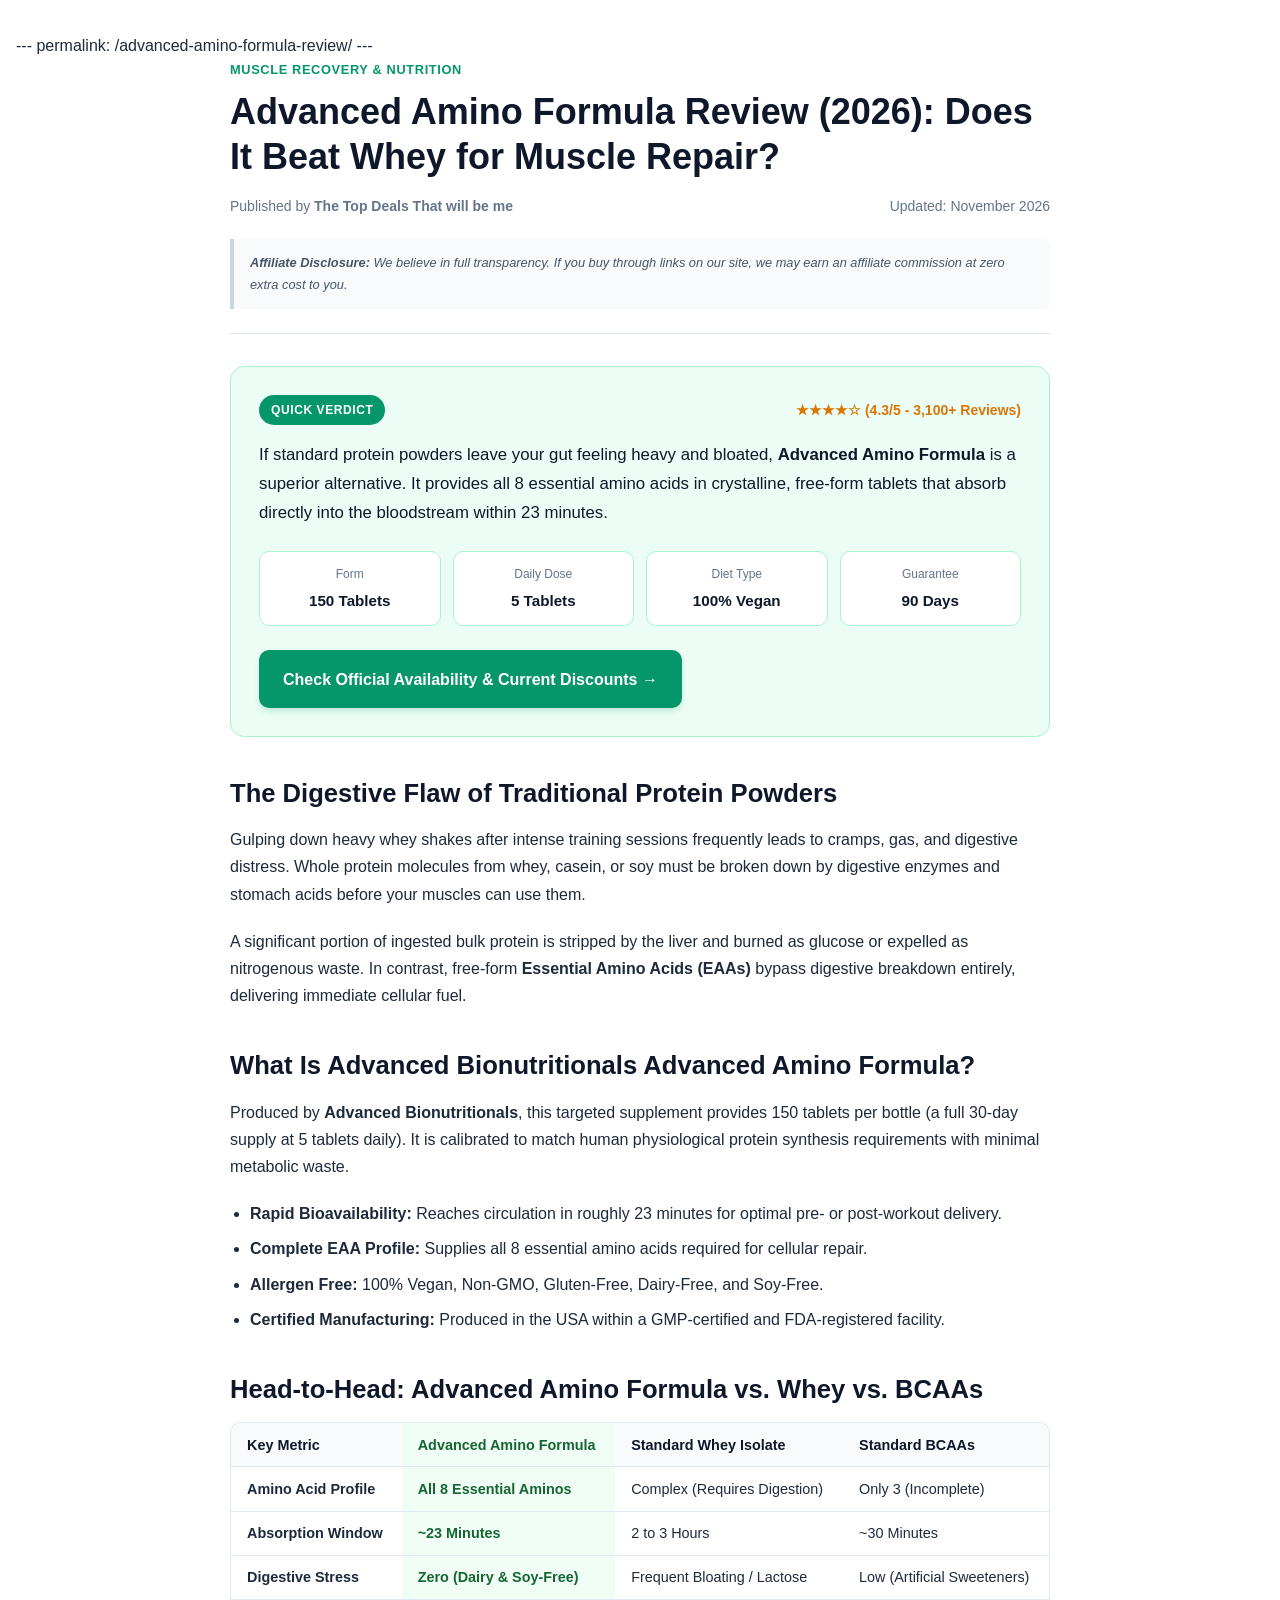
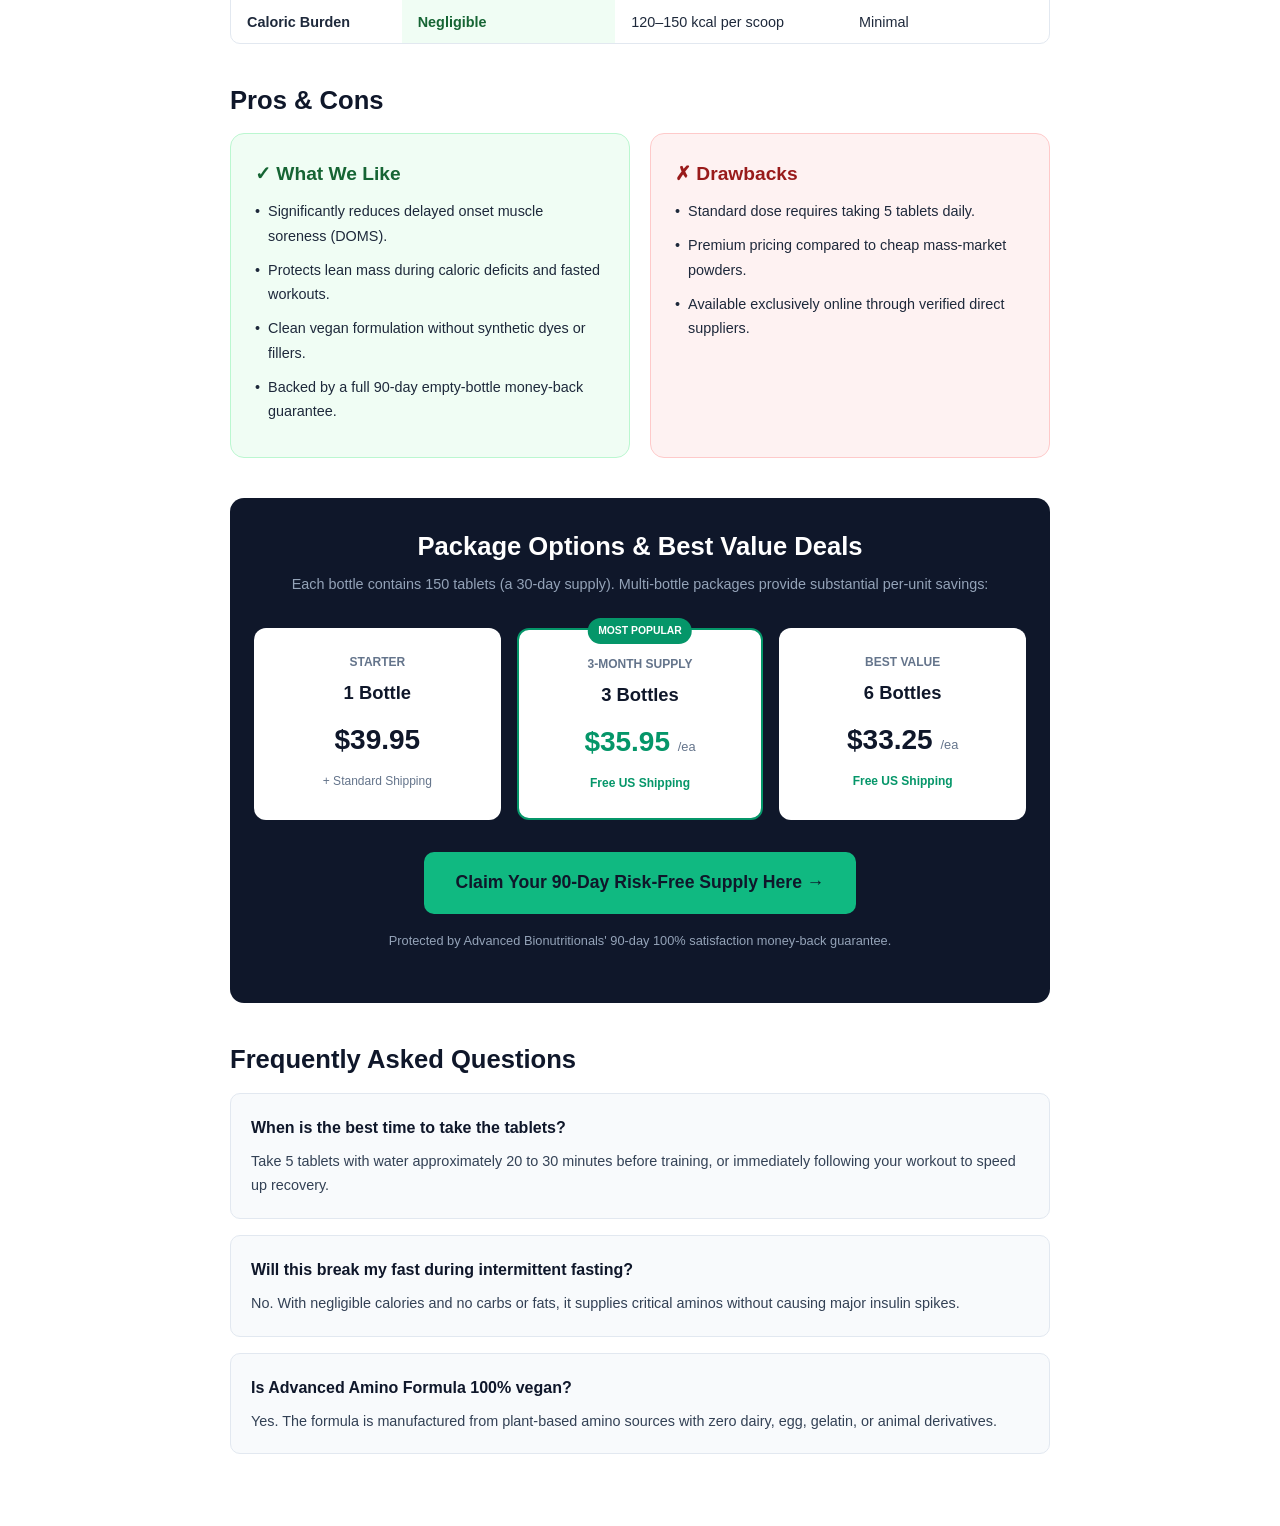
<file: AdvancedBionutritionalsReview.html>
---
permalink: /advanced-amino-formula-review/
---
<!DOCTYPE html>
<html lang="en">
<head>
  <meta charset="UTF-8">
  <meta name="viewport" content="width=device-width, initial-scale=1.0">
  <link rel="icon" type="image/svg+xml" href="/img/the-top-deals-icon.svg">
  <title>Advanced Amino Formula Review | The Top Deals</title>
  <meta name="description" content="Read our Advanced Amino Formula review, covering its ingredients, claimed benefits, comparison with whey, pros and cons, and buying options.">
  <meta name="robots" content="index, follow">
  <meta name="theme-color" content="#f8fafc">
  <link rel="canonical" href="https://thetopdeals.top/advanced-amino-formula-review/">
  <meta property="og:type" content="article">
  <meta property="og:site_name" content="The Top Deals">
  <meta property="og:title" content="Advanced Amino Formula Review | The Top Deals">
  <meta property="og:description" content="Read our Advanced Amino Formula review, covering its ingredients, claimed benefits, comparison with whey, pros and cons, and buying options.">
  <meta property="og:url" content="https://thetopdeals.top/advanced-amino-formula-review/">
  <meta property="og:image" content="https://theTopDeals.top/img/advancedBioNutritionals.webp">
  <meta property="og:image:alt" content="Advanced Amino Formula supplement bottle">
  <meta name="twitter:card" content="summary_large_image">
  <meta name="twitter:title" content="Advanced Amino Formula Review | The Top Deals">
  <meta name="twitter:description" content="Read our Advanced Amino Formula review, covering its ingredients, claimed benefits, comparison with whey, pros and cons, and buying options.">
  <meta name="twitter:image" content="https://theTopDeals.top/img/advancedBioNutritionals.webp">
  <link href="/css/advancedAmino.css" rel="stylesheet">

  <!-- Schema.org Product Structured Data -->
  <script type="application/ld+json">
  {
    "@context": "https://schema.org/",
    "@type": "Product",
    "name": "Advanced Amino Formula",
    "brand": {
      "@type": "Brand",
      "name": "Advanced Bionutritionals"
    },
    "aggregateRating": {
      "@type": "AggregateRating",
      "ratingValue": "4.3",
      "reviewCount": "3144"
    },
    "offers": {
      "@type": "Offer",
      "priceCurrency": "USD",
      "price": "33.25",
      "availability": "https://schema.org/InStock",
      "url": "https://thetopdeals.top/advanced-amino-formula-review/"
    }
  }
  </script>
</head>
<body>

<article class="article-container">
  <!-- Post Header -->
  <header class="post-header">
    <span class="badge-category">Muscle Recovery &amp; Nutrition</span>
    <h1 class="post-title">Advanced Amino Formula Review (2026): Does It Beat Whey for Muscle Repair?</h1>
    <div class="post-meta">
      <span>Published by <strong>The Top Deals That will be me</strong></span>
      <span>Updated: November 2026</span>
    </div>
    <div class="affiliate-disclosure">
      <strong>Affiliate Disclosure:</strong> We believe in full transparency. If you buy through links on our site, we may earn an affiliate commission at zero extra cost to you.
    </div>
  </header>

  <!-- Quick Verdict Hero Card -->
  <section class="verdict-card">
    <div class="verdict-header">
      <span class="tag-verdict">Quick Verdict</span>
      <span class="rating-stars">★★★★☆ (4.3/5 - 3,100+ Reviews)</span>
    </div>
    <p class="verdict-text">
      If standard protein powders leave your gut feeling heavy and bloated, <strong>Advanced Amino Formula</strong> is a superior alternative. It provides all 8 essential amino acids in crystalline, free-form tablets that absorb directly into the bloodstream within 23 minutes.
    </p>
    <div class="specs-grid">
      <div class="spec-item">
        <span class="spec-label">Form</span>
        <span class="spec-val">150 Tablets</span>
      </div>
      <div class="spec-item">
        <span class="spec-label">Daily Dose</span>
        <span class="spec-val">5 Tablets</span>
      </div>
      <div class="spec-item">
        <span class="spec-label">Diet Type</span>
        <span class="spec-val">100% Vegan</span>
      </div>
      <div class="spec-item">
        <span class="spec-label">Guarantee</span>
        <span class="spec-val">90 Days</span>
      </div>
    </div>
    <a href="https://www.advancedbionutritionals.com/DS24/Advanced-Amino/Muscle-Mass-Loss/HD.htm#aff=Shivamjiwal004" rel="sponsored nofollow noopener" target="_blank" class="btn btn-primary">
      Check Official Availability &amp; Current Discounts &rarr;
    </a>
  </section>

  <!-- Section 1: The Problem -->
  <section>
    <h2>The Digestive Flaw of Traditional Protein Powders</h2>
    <p>
      Gulping down heavy whey shakes after intense training sessions frequently leads to cramps, gas, and digestive distress. Whole protein molecules from whey, casein, or soy must be broken down by digestive enzymes and stomach acids before your muscles can use them.
    </p>
    <p>
      A significant portion of ingested bulk protein is stripped by the liver and burned as glucose or expelled as nitrogenous waste. In contrast, free-form <strong>Essential Amino Acids (EAAs)</strong> bypass digestive breakdown entirely, delivering immediate cellular fuel.
    </p>
  </section>

  <!-- Section 2: What Is Advanced Amino Formula -->
  <section>
    <h2>What Is Advanced Bionutritionals Advanced Amino Formula?</h2>
    <p>
      Produced by <strong>Advanced Bionutritionals</strong>, this targeted supplement provides 150 tablets per bottle (a full 30-day supply at 5 tablets daily). It is calibrated to match human physiological protein synthesis requirements with minimal metabolic waste.
    </p>
    <ul class="bullet-list">
      <li><strong>Rapid Bioavailability:</strong> Reaches circulation in roughly 23 minutes for optimal pre- or post-workout delivery.</li>
      <li><strong>Complete EAA Profile:</strong> Supplies all 8 essential amino acids required for cellular repair.</li>
      <li><strong>Allergen Free:</strong> 100% Vegan, Non-GMO, Gluten-Free, Dairy-Free, and Soy-Free.</li>
      <li><strong>Certified Manufacturing:</strong> Produced in the USA within a GMP-certified and FDA-registered facility.</li>
    </ul>
  </section>

  <!-- Section 3: Comparison Table -->
  <section>
    <h2>Head-to-Head: Advanced Amino Formula vs. Whey vs. BCAAs</h2>
    <div class="table-wrapper">
      <table>
        <thead>
          <tr>
            <th>Key Metric</th>
            <th class="highlight-col">Advanced Amino Formula</th>
            <th>Standard Whey Isolate</th>
            <th>Standard BCAAs</th>
          </tr>
        </thead>
        <tbody>
          <tr>
            <td><strong>Amino Acid Profile</strong></td>
            <td class="highlight-col">All 8 Essential Aminos</td>
            <td>Complex (Requires Digestion)</td>
            <td>Only 3 (Incomplete)</td>
          </tr>
          <tr>
            <td><strong>Absorption Window</strong></td>
            <td class="highlight-col">~23 Minutes</td>
            <td>2 to 3 Hours</td>
            <td>~30 Minutes</td>
          </tr>
          <tr>
            <td><strong>Digestive Stress</strong></td>
            <td class="highlight-col">Zero (Dairy &amp; Soy-Free)</td>
            <td>Frequent Bloating / Lactose</td>
            <td>Low (Artificial Sweeteners)</td>
          </tr>
          <tr>
            <td><strong>Caloric Burden</strong></td>
            <td class="highlight-col">Negligible</td>
            <td>120–150 kcal per scoop</td>
            <td>Minimal</td>
          </tr>
        </tbody>
      </table>
    </div>
  </section>

  <!-- Section 4: Pros & Cons -->
  <section>
    <h2>Pros &amp; Cons</h2>
    <div class="pros-cons-grid">
      <div class="box-card pros-card">
        <h3>&#10003; What We Like</h3>
        <ul class="item-list">
          <li><span>&bull;</span> Significantly reduces delayed onset muscle soreness (DOMS).</li>
          <li><span>&bull;</span> Protects lean mass during caloric deficits and fasted workouts.</li>
          <li><span>&bull;</span> Clean vegan formulation without synthetic dyes or fillers.</li>
          <li><span>&bull;</span> Backed by a full 90-day empty-bottle money-back guarantee.</li>
        </ul>
      </div>
      <div class="box-card cons-card">
        <h3>&#10007; Drawbacks</h3>
        <ul class="item-list">
          <li><span>&bull;</span> Standard dose requires taking 5 tablets daily.</li>
          <li><span>&bull;</span> Premium pricing compared to cheap mass-market powders.</li>
          <li><span>&bull;</span> Available exclusively online through verified direct suppliers.</li>
        </ul>
      </div>
    </div>
  </section>

  <!-- Section 5: Official Pricing & Guarantee -->
  <section class="pricing-card-wrapper">
    <h2>Package Options &amp; Best Value Deals</h2>
    <p class="pricing-intro">Each bottle contains 150 tablets (a 30-day supply). Multi-bottle packages provide substantial per-unit savings:</p>
    
    <div class="pricing-tiers">
      <!-- 1 Bottle -->
      <div class="tier">
        <span class="tier-badge">Starter</span>
        <h4 class="tier-title">1 Bottle</h4>
        <div class="tier-price">$39.95</div>
        <span class="tier-sub">+ Standard Shipping</span>
      </div>

      <!-- 3 Bottles -->
      <div class="tier featured">
        <span class="ribbon">Most Popular</span>
        <span class="tier-badge">3-Month Supply</span>
        <h4 class="tier-title">3 Bottles</h4>
        <div class="tier-price">$35.95 <span style="font-size: 0.8rem; font-weight: 400; color: #64748b;">/ea</span></div>
        <span class="tier-sub shipping-free">Free US Shipping</span>
      </div>

      <!-- 6 Bottles -->
      <div class="tier">
        <span class="tier-badge">Best Value</span>
        <h4 class="tier-title">6 Bottles</h4>
        <div class="tier-price">$33.25 <span style="font-size: 0.8rem; font-weight: 400; color: #64748b;">/ea</span></div>
        <span class="tier-sub shipping-free">Free US Shipping</span>
      </div>
    </div>

    <div>
      <a href="https://www.advancedbionutritionals.com/DS24/Advanced-Amino/Muscle-Mass-Loss/HD.htm#aff=Shivamjiwal004" rel="sponsored nofollow noopener" target="_blank" class="btn btn-accent">
        Claim Your 90-Day Risk-Free Supply Here &rarr;
      </a>
      <p class="guarantee-note">Protected by Advanced Bionutritionals' 90-day 100% satisfaction money-back guarantee.</p>
    </div>
  </section>

  <!-- Section 6: FAQ Accordion / Cards -->
  <section>
    <h2>Frequently Asked Questions</h2>
    <div class="faq-item">
      <h3 class="faq-question">When is the best time to take the tablets?</h3>
      <p class="faq-answer">Take 5 tablets with water approximately 20 to 30 minutes before training, or immediately following your workout to speed up recovery.</p>
    </div>
    <div class="faq-item">
      <h3 class="faq-question">Will this break my fast during intermittent fasting?</h3>
      <p class="faq-answer">No. With negligible calories and no carbs or fats, it supplies critical aminos without causing major insulin spikes.</p>
    </div>
    <div class="faq-item">
      <h3 class="faq-question">Is Advanced Amino Formula 100% vegan?</h3>
      <p class="faq-answer">Yes. The formula is manufactured from plant-based amino sources with zero dairy, egg, gelatin, or animal derivatives.</p>
    </div>
  </section>
</article>
</body>
</html>
</file>
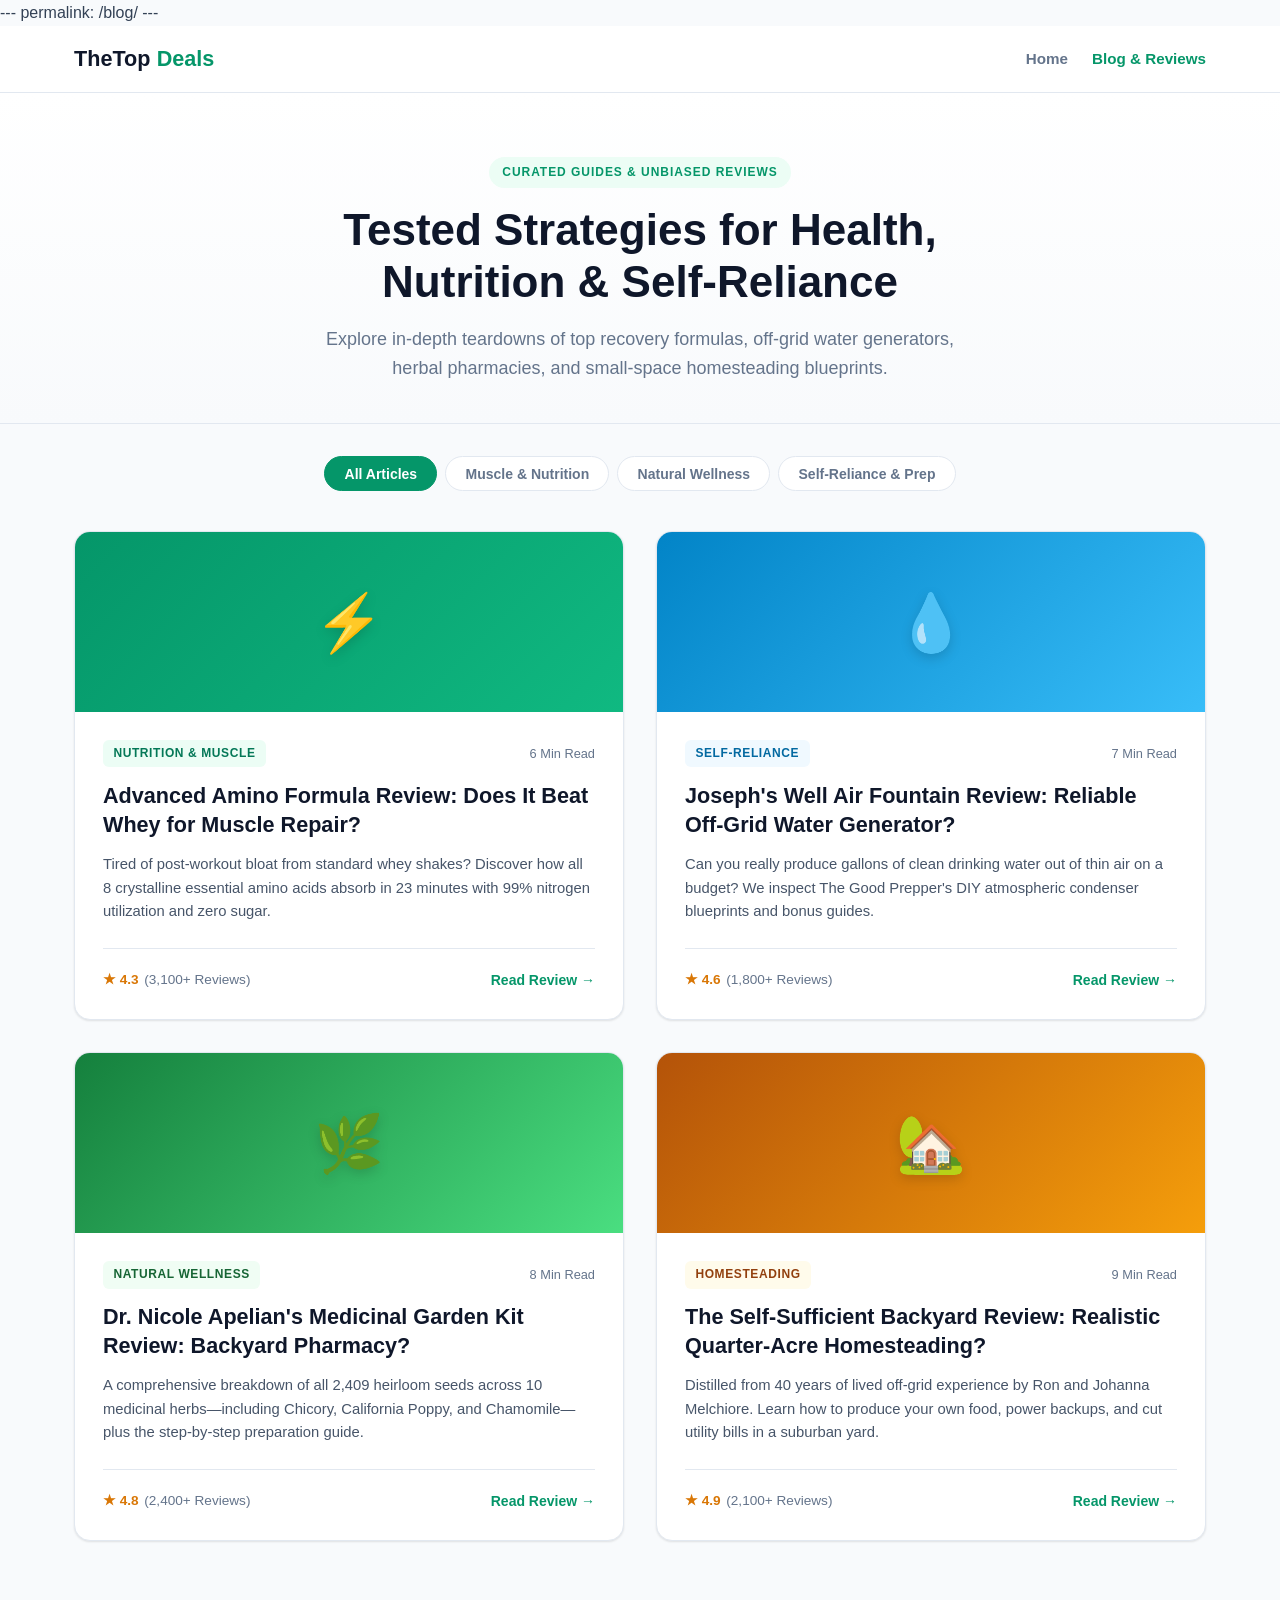
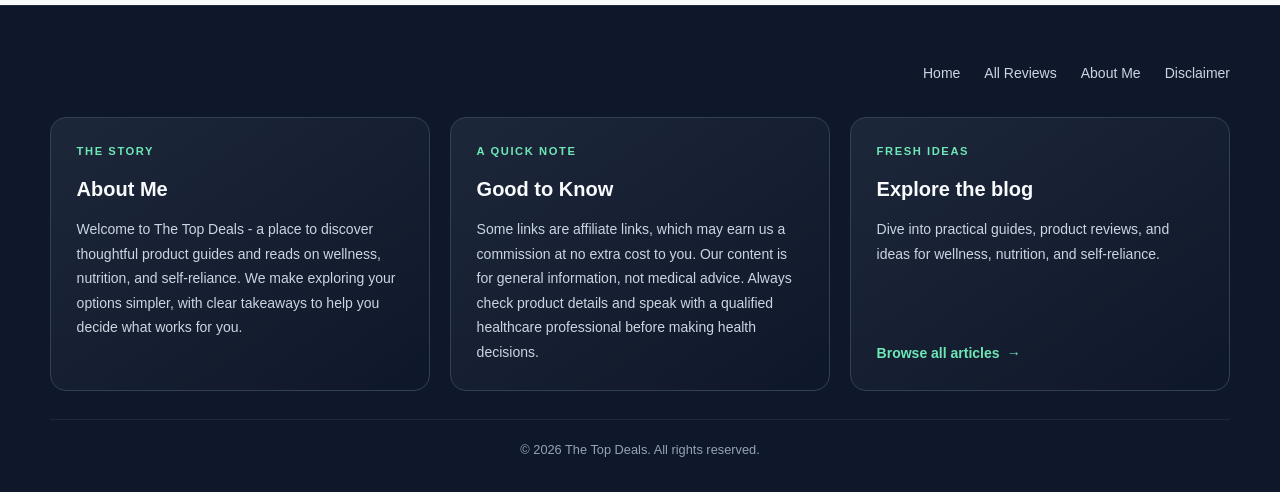
<file: blog.html>
---
permalink: /blog/
---
<!DOCTYPE html>
<html lang="en">
<head>
  <meta charset="UTF-8">
  <meta name="viewport" content="width=device-width, initial-scale=1.0">
  <link rel="icon" type="image/svg+xml" href="/img/the-top-deals-icon.svg">
  <title>The Top Deals Blog | Reviews, Wellness &amp; Self-Reliance</title>
  <meta name="description" content="Browse product reviews and practical guides on nutrition, wellness, herbal gardening, and self-reliance. Explore comparisons, key details, and pros and cons.">
  <meta name="robots" content="index, follow">
  <meta name="theme-color" content="#0f172a">
  <link rel="canonical" href="https://thetopdeals.top/blog/">
  <meta property="og:type" content="website">
  <meta property="og:site_name" content="The Top Deals">
  <meta property="og:title" content="The Top Deals Blog | Reviews, Wellness &amp; Self-Reliance">
  <meta property="og:description" content="Browse product reviews and practical guides on nutrition, wellness, herbal gardening, and self-reliance. Explore comparisons, key details, and pros and cons.">
  <meta property="og:url" content="https://thetopdeals.top/blog/">
  <meta property="og:image" content="https://theTopDeals.top/img/the-top-deals-social.png">
  <meta property="og:image:alt" content="The Top Deals - product guides and reviews for wellness, nutrition, and self-reliance">
  <meta property="og:image:width" content="1200">
  <meta property="og:image:height" content="630">
  <meta name="twitter:card" content="summary_large_image">
  <meta name="twitter:title" content="The Top Deals Blog | Reviews, Wellness &amp; Self-Reliance">
  <meta name="twitter:description" content="Browse product reviews and practical guides on nutrition, wellness, herbal gardening, and self-reliance. Explore comparisons, key details, and pros and cons.">
  <meta name="twitter:image" content="https://theTopDeals.top/img/the-top-deals-social.png">
  <meta name="twitter:image:alt" content="The Top Deals - product guides and reviews for wellness, nutrition, and self-reliance">
  <link href="/css/blog.css" rel="stylesheet">

  <!-- Schema.org Blog / CollectionPage Structured Data -->
  <script type="application/ld+json">
  {
    "@context": "https://schema.org",
    "@type": "CollectionPage",
    "name": "The Top Deals Blog",
    "description": "In-depth reviews and educational guides on fitness nutrition, herbal wellness, and off-grid self-reliance.",
    "url": "https://thetopdeals.top/blog/",
    "publisher": {
      "@type": "Organization",
      "name": "The Top Deals",
      "url": "https://thetopdeals.top/"
    }
  }
  </script>
</head>
<body>

  <!-- Header Navigation -->
  <header class="site-nav">
    <div class="nav-container">
      <a href="/" class="brand-logo">
        TheTop<span>Deals</span>
      </a>
      <nav>
        <ul class="nav-links">
          <li><a href="/">Home</a></li>
          <li><a href="/blog/" class="active">Blog &amp; Reviews</a></li>
        </ul>
      </nav>
    </div>
  </header>

  <!-- Hero Section -->
  <section class="blog-hero">
    <div class="hero-container">
      <span class="hero-badge">Curated Guides &amp; Unbiased Reviews</span>
      <h1 class="hero-title">Tested Strategies for Health, Nutrition &amp; Self-Reliance</h1>
      <p class="hero-desc">
        Explore in-depth teardowns of top recovery formulas, off-grid water generators, herbal pharmacies, and small-space homesteading blueprints.
      </p>
    </div>
  </section>

  <!-- Filter Buttons -->
  <div class="filter-wrapper">
    <button class="filter-btn active" data-filter="all">All Articles</button>
    <button class="filter-btn" data-filter="nutrition">Muscle &amp; Nutrition</button>
    <button class="filter-btn" data-filter="wellness">Natural Wellness</button>
    <button class="filter-btn" data-filter="prep">Self-Reliance &amp; Prep</button>
  </div>

  <!-- Main Article Directory -->
  <main class="main-layout">
    <div class="articles-grid" id="postsGrid">

      <!-- Post 1: Advanced Amino Formula -->
      <article class="card" data-category="nutrition">
        <div class="card-banner banner-nutrition">
          <span class="banner-icon">⚡</span>
        </div>
        <div class="card-body">
          <div class="card-meta-top">
            <span class="category-tag tag-nutrition">Nutrition &amp; Muscle</span>
            <span class="read-time">6 Min Read</span>
          </div>
          <h2 class="card-title">
            <a href="/advanced-amino-formula-review/">
              Advanced Amino Formula Review: Does It Beat Whey for Muscle Repair?
            </a>
          </h2>
          <p class="card-excerpt">
            Tired of post-workout bloat from standard whey shakes? Discover how all 8 crystalline essential amino acids absorb in 23 minutes with 99% nitrogen utilization and zero sugar.
          </p>
          <div class="card-footer">
            <div class="rating-wrap">
              <span>★ 4.3</span>
              <span style="color: var(--text-muted); font-weight: normal;">(3,100+ Reviews)</span>
            </div>
            <a href="/advanced-amino-formula-review/" class="btn-read">
              Read Review &rarr;
            </a>
          </div>
        </div>
      </article>

      <!-- Post 2: Joseph's Well Air Fountain -->
      <article class="card" data-category="prep">
        <div class="card-banner banner-water">
          <span class="banner-icon">💧</span>
        </div>
        <div class="card-body">
          <div class="card-meta-top">
            <span class="category-tag tag-water">Self-Reliance</span>
            <span class="read-time">7 Min Read</span>
          </div>
          <h2 class="card-title">
            <a href="/josephs-well-air-fountain-review/">
              Joseph's Well Air Fountain Review: Reliable Off-Grid Water Generator?
            </a>
          </h2>
          <p class="card-excerpt">
            Can you really produce gallons of clean drinking water out of thin air on a budget? We inspect The Good Prepper's DIY atmospheric condenser blueprints and bonus guides.
          </p>
          <div class="card-footer">
            <div class="rating-wrap">
              <span>★ 4.6</span>
              <span style="color: var(--text-muted); font-weight: normal;">(1,800+ Reviews)</span>
            </div>
            <a href="/josephs-well-air-fountain-review/" class="btn-read">
              Read Review &rarr;
            </a>
          </div>
        </div>
      </article>

      <!-- Post 3: Medicinal Garden Kit -->
      <article class="card" data-category="wellness">
        <div class="card-banner banner-garden">
          <span class="banner-icon">🌿</span>
        </div>
        <div class="card-body">
          <div class="card-meta-top">
            <span class="category-tag tag-garden">Natural Wellness</span>
            <span class="read-time">8 Min Read</span>
          </div>
          <h2 class="card-title">
            <a href="/medicinal-garden-kit-review/">
              Dr. Nicole Apelian's Medicinal Garden Kit Review: Backyard Pharmacy?
            </a>
          </h2>
          <p class="card-excerpt">
            A comprehensive breakdown of all 2,409 heirloom seeds across 10 medicinal herbs—including Chicory, California Poppy, and Chamomile—plus the step-by-step preparation guide.
          </p>
          <div class="card-footer">
            <div class="rating-wrap">
              <span>★ 4.8</span>
              <span style="color: var(--text-muted); font-weight: normal;">(2,400+ Reviews)</span>
            </div>
            <a href="/medicinal-garden-kit-review/" class="btn-read">
              Read Review &rarr;
            </a>
          </div>
        </div>
      </article>

      <!-- Post 4: The Self-Sufficient Backyard -->
      <article class="card" data-category="prep">
        <div class="card-banner banner-homestead">
          <span class="banner-icon">🏡</span>
        </div>
        <div class="card-body">
          <div class="card-meta-top">
            <span class="category-tag tag-homestead">Homesteading</span>
            <span class="read-time">9 Min Read</span>
          </div>
          <h2 class="card-title">
            <a href="/self-sufficient-backyard-review/">
              The Self-Sufficient Backyard Review: Realistic Quarter-Acre Homesteading?
            </a>
          </h2>
          <p class="card-excerpt">
            Distilled from 40 years of lived off-grid experience by Ron and Johanna Melchiore. Learn how to produce your own food, power backups, and cut utility bills in a suburban yard.
          </p>
          <div class="card-footer">
            <div class="rating-wrap">
              <span>★ 4.9</span>
              <span style="color: var(--text-muted); font-weight: normal;">(2,100+ Reviews)</span>
            </div>
            <a href="/self-sufficient-backyard-review/" class="btn-read">
              Read Review &rarr;
            </a>
          </div>
        </div>
      </article>

    </div>
  </main>

  <!-- Footer -->
  <footer class="site-footer">
    <div class="footer-container">
      <ul class="footer-links">
        <li><a href="/">Home</a></li>
        <li><a href="/blog/">All Reviews</a></li>
        <li><a href="#about-me">About Me</a></li>
        <li><a href="#disclaimer">Disclaimer</a></li>
      </ul>
      <div class="footer-info">
        <section class="footer-card" id="about-me">
          <span class="footer-eyebrow">THE STORY</span>
          <h2>About Me</h2>
          <p>
            Welcome to The Top Deals - a place to discover thoughtful product
            guides and reads on wellness, nutrition, and self-reliance. We make
            exploring your options simpler, with clear takeaways to help you
            decide what works for you.
          </p>
        </section>
        <section class="footer-card" id="disclaimer">
          <span class="footer-eyebrow">A QUICK NOTE</span>
          <h2>Good to Know</h2>
          <p>
            Some links are affiliate links, which may earn us a commission at
            no extra cost to you. Our content is for general information, not
            medical advice. Always check product details and speak with a
            qualified healthcare professional before making health decisions.
          </p>
        </section>
        <section class="footer-card" id="explore-blog">
          <span class="footer-eyebrow">FRESH IDEAS</span>
          <h2>Explore the blog</h2>
          <p>
            Dive into practical guides, product reviews, and ideas for wellness,
            nutrition, and self-reliance.
          </p>
          <a class="footer-read-more" href="#postsGrid">Browse all articles <span aria-hidden="true">&rarr;</span></a>
        </section>
      </div>
      <p class="footer-copyright">&copy; 2026 The Top Deals. All rights reserved.</p>
    </div>
  </footer>
<script src="/javascript/products.js"></script>
<script src="/javascript/blog.js"></script>
</body>
</html>
</file>
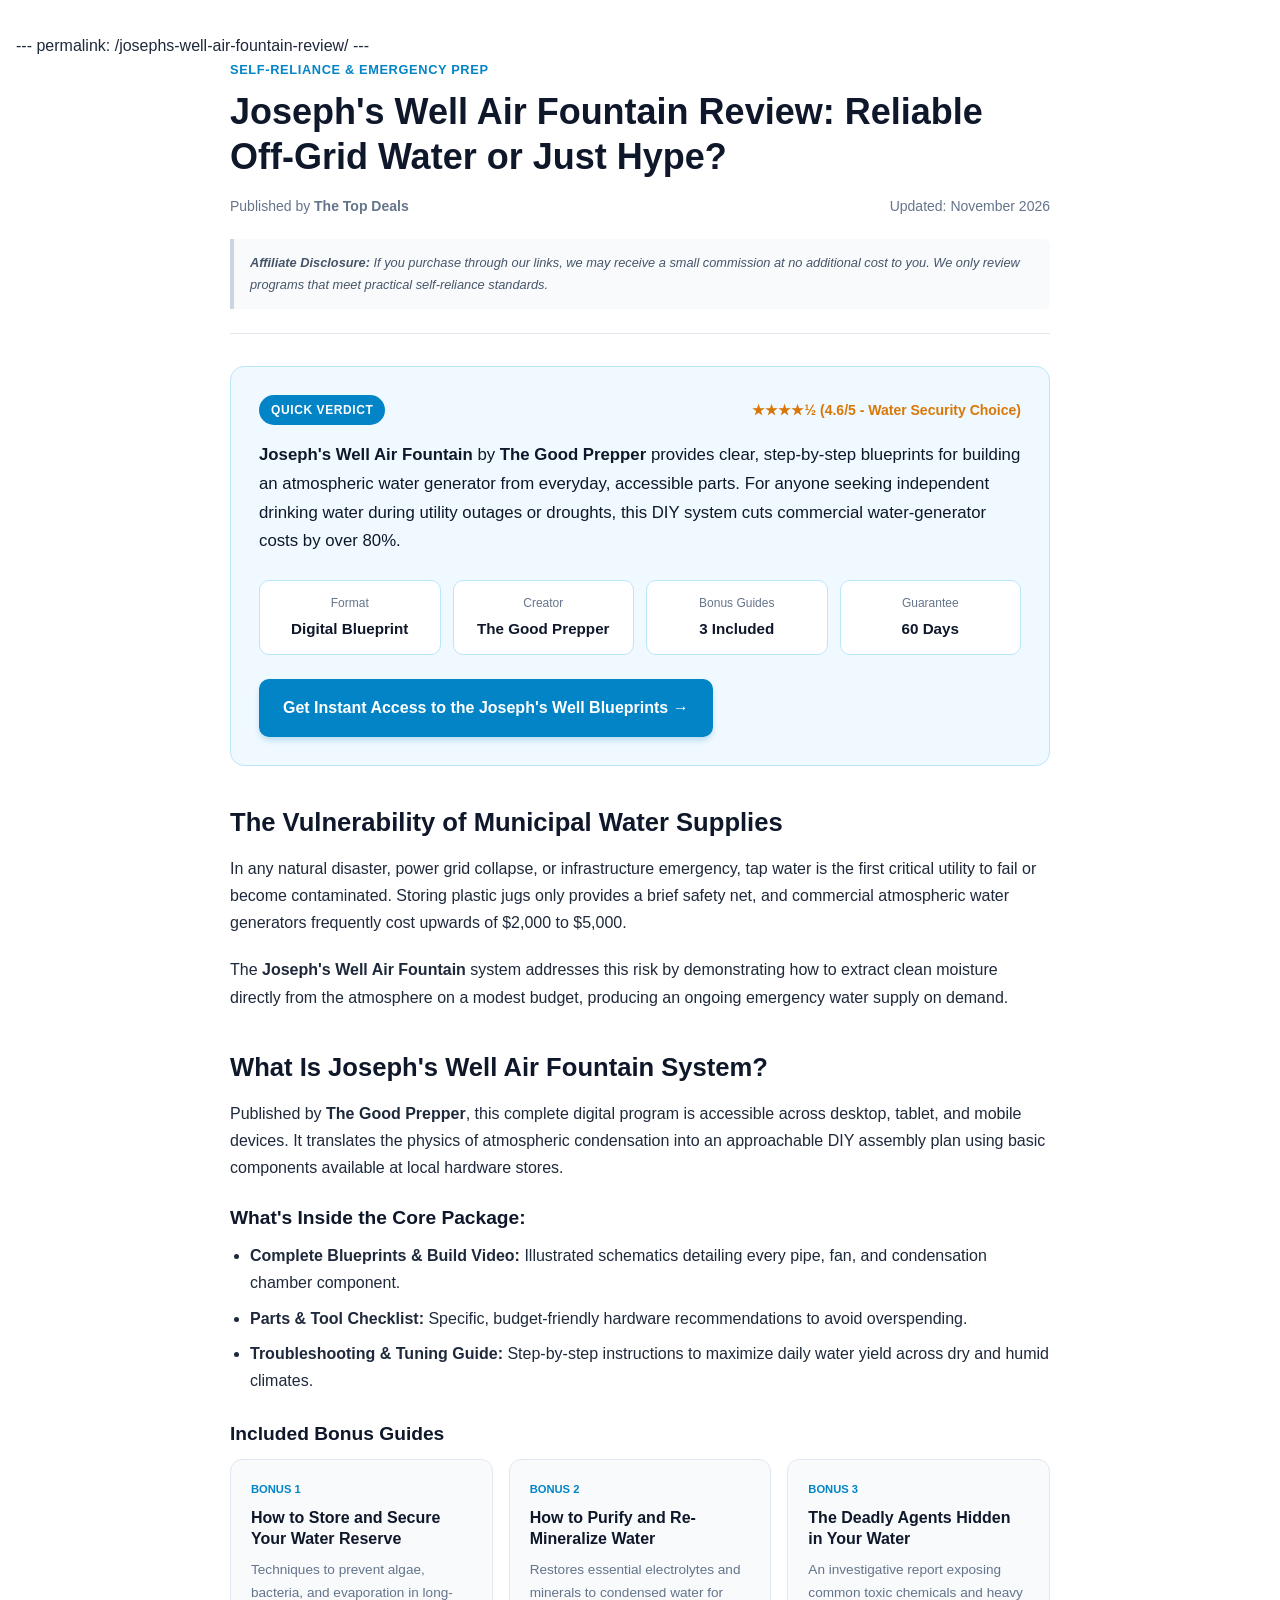
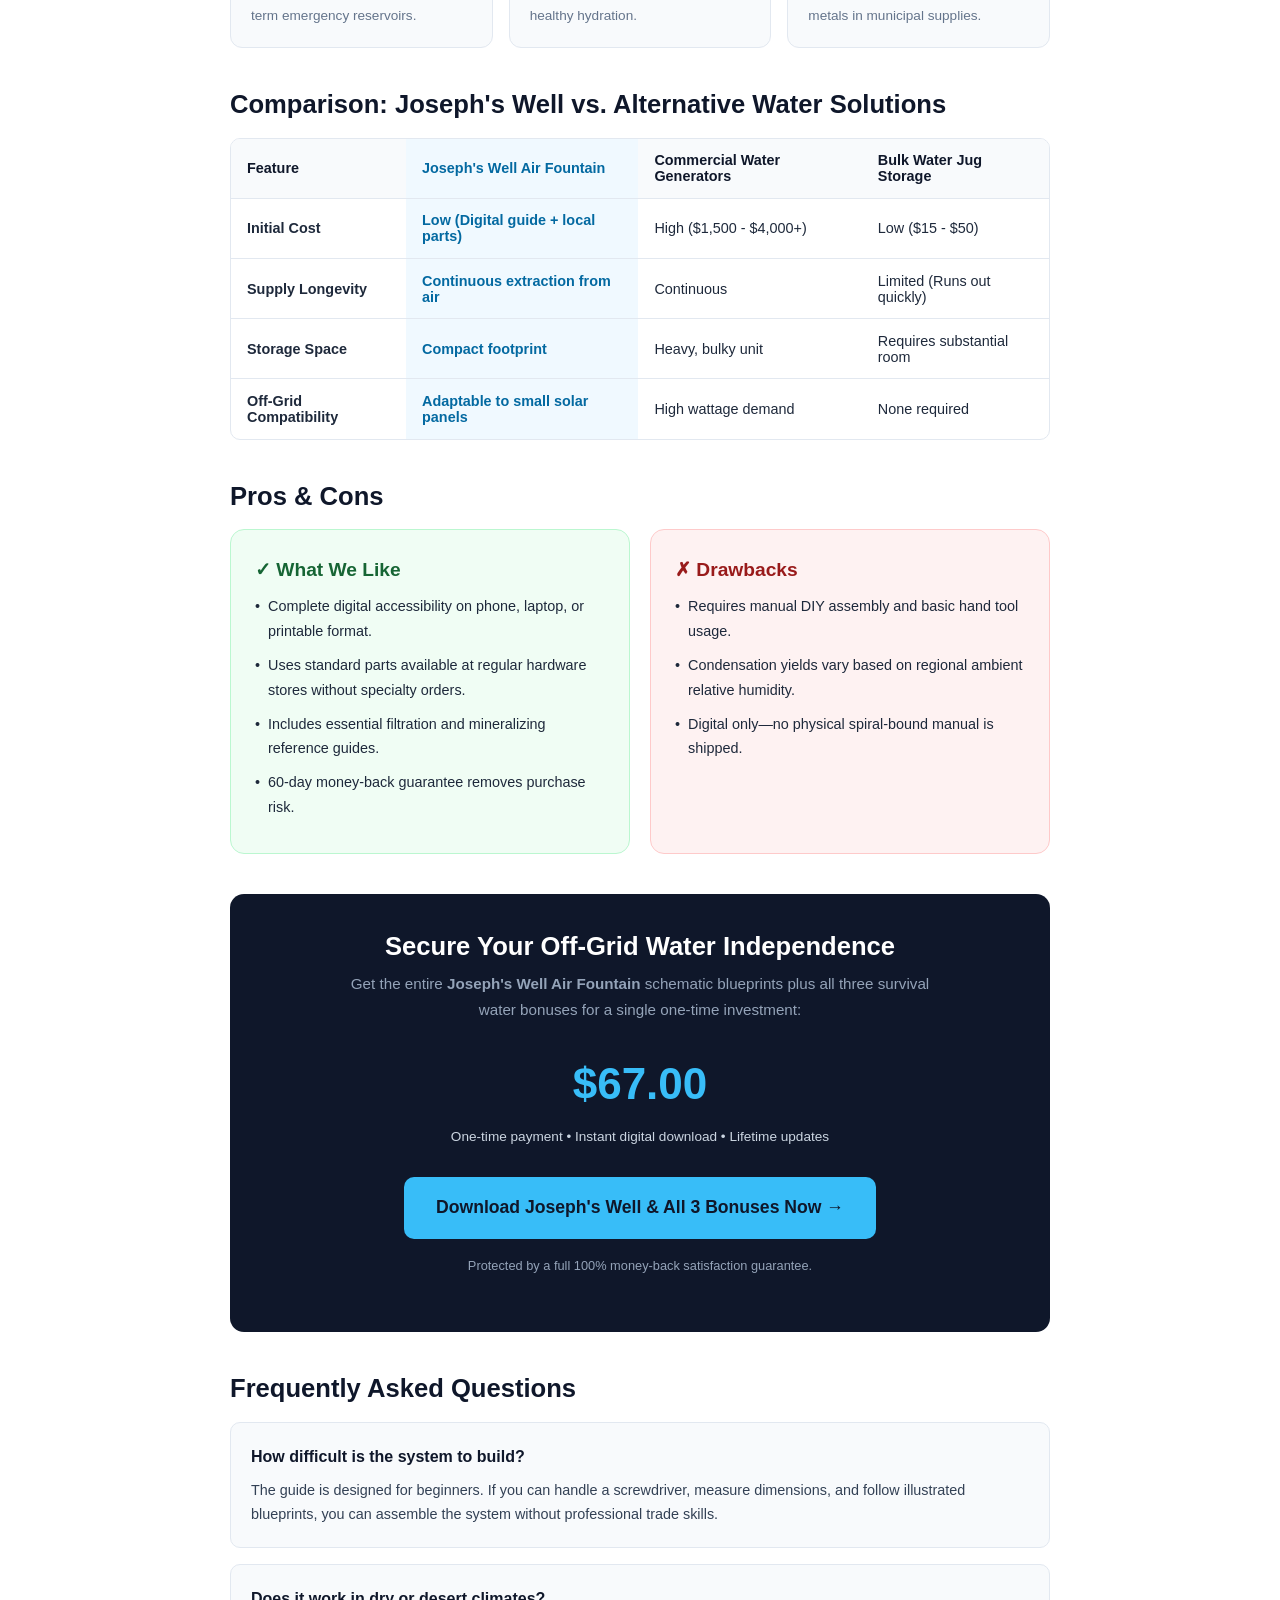
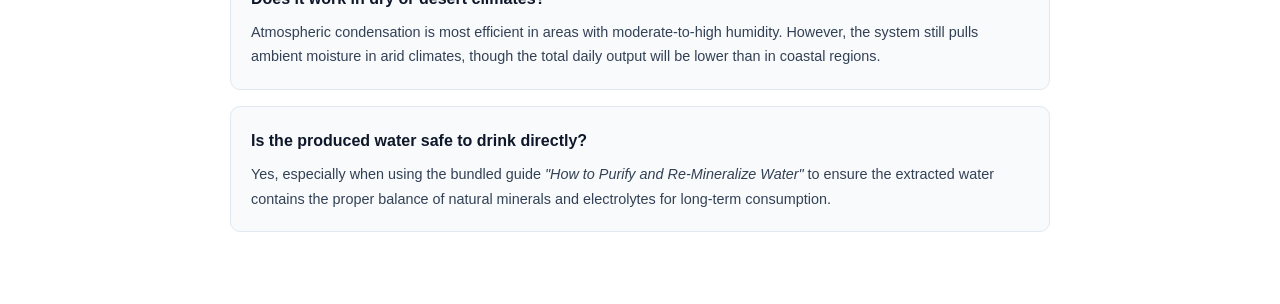
<file: josephWell.html>
---
permalink: /josephs-well-air-fountain-review/
---
<!DOCTYPE html>
<html lang="en">
<head>
  <meta charset="UTF-8">
  <meta name="viewport" content="width=device-width, initial-scale=1.0">
  <link rel="icon" type="image/svg+xml" href="/img/the-top-deals-icon.svg">
  <title>Joseph's Well Air Fountain Review | The Top Deals</title>
  <meta name="description" content="Explore our Joseph's Well Air Fountain review, including how the DIY water guide is presented, its included resources, comparisons, pros, and cons.">
  <meta name="robots" content="index, follow">
  <meta name="theme-color" content="#f8fafc">
  <link rel="canonical" href="https://thetopdeals.top/josephs-well-air-fountain-review/">
  <meta property="og:type" content="article">
  <meta property="og:site_name" content="The Top Deals">
  <meta property="og:title" content="Joseph's Well Air Fountain Review | The Top Deals">
  <meta property="og:description" content="Explore our Joseph's Well Air Fountain review, including how the DIY water guide is presented, its included resources, comparisons, pros, and cons.">
  <meta property="og:url" content="https://thetopdeals.top/josephs-well-air-fountain-review/">
  <meta property="og:image" content="https://theTopDeals.top/img/josephWell.webp">
  <meta property="og:image:alt" content="Joseph's Well Air Fountain digital guide bundle">
  <meta name="twitter:card" content="summary_large_image">
  <meta name="twitter:title" content="Joseph's Well Air Fountain Review | The Top Deals">
  <meta name="twitter:description" content="Explore our Joseph's Well Air Fountain review, including how the DIY water guide is presented, its included resources, comparisons, pros, and cons.">
  <meta name="twitter:image" content="https://theTopDeals.top/img/josephWell.webp">
  <link href="/css/joseph.css" rel="stylesheet">

  <!-- Schema.org Product Structured Data -->
  <script type="application/ld+json">
  {
    "@context": "https://schema.org/",
    "@type": "Product",
    "name": "Joseph's Well Air Fountain System",
    "brand": {
      "@type": "Brand",
      "name": "The Good Prepper"
    },
    "aggregateRating": {
      "@type": "AggregateRating",
      "ratingValue": "4.6",
      "reviewCount": "1840"
    },
    "offers": {
      "@type": "Offer",
      "priceCurrency": "USD",
      "price": "39.00",
      "availability": "https://schema.org/InStock",
      "url": "https://thetopdeals.top/josephs-well-air-fountain-review/"
    }
  }
  </script>

</head>
<body>

<article class="article-container">
  <!-- Post Header -->
  <header class="post-header">
    <span class="badge-category">Self-Reliance &amp; Emergency Prep</span>
    <h1 class="post-title">Joseph's Well Air Fountain Review: Reliable Off-Grid Water or Just Hype?</h1>
    <div class="post-meta">
      <span>Published by <strong>The Top Deals </strong></span>
      <span>Updated: November 2026</span>
    </div>
    <div class="affiliate-disclosure">
      <strong>Affiliate Disclosure:</strong> If you purchase through our links, we may receive a small commission at no additional cost to you. We only review programs that meet practical self-reliance standards.
    </div>
  </header>

  <!-- Quick Verdict Hero Card -->
  <section class="verdict-card">
    <div class="verdict-header">
      <span class="tag-verdict">Quick Verdict</span>
      <span class="rating-stars">★★★★½ (4.6/5 - Water Security Choice)</span>
    </div>
    <p class="verdict-text">
      <strong>Joseph's Well Air Fountain</strong> by <strong>The Good Prepper</strong> provides clear, step-by-step blueprints for building an atmospheric water generator from everyday, accessible parts. For anyone seeking independent drinking water during utility outages or droughts, this DIY system cuts commercial water-generator costs by over 80%.
    </p>
    <div class="specs-grid">
      <div class="spec-item">
        <span class="spec-label">Format</span>
        <span class="spec-val">Digital Blueprint</span>
      </div>
      <div class="spec-item">
        <span class="spec-label">Creator</span>
        <span class="spec-val">The Good Prepper</span>
      </div>
      <div class="spec-item">
        <span class="spec-label">Bonus Guides</span>
        <span class="spec-val">3 Included</span>
      </div>
      <div class="spec-item">
        <span class="spec-label">Guarantee</span>
        <span class="spec-val">60 Days</span>
      </div>
    </div>
    <a href="https://uswaterrevolution.com/#aff=Shivamjiwal004" rel="sponsored nofollow noopener" target="_blank" class="btn btn-primary">
      Get Instant Access to the Joseph's Well Blueprints &rarr;
    </a>
  </section>

  <!-- Section 1: The Problem -->
  <section>
    <h2>The Vulnerability of Municipal Water Supplies</h2>
    <p>
      In any natural disaster, power grid collapse, or infrastructure emergency, tap water is the first critical utility to fail or become contaminated. Storing plastic jugs only provides a brief safety net, and commercial atmospheric water generators frequently cost upwards of $2,000 to $5,000.
    </p>
    <p>
      The <strong>Joseph's Well Air Fountain</strong> system addresses this risk by demonstrating how to extract clean moisture directly from the atmosphere on a modest budget, producing an ongoing emergency water supply on demand.
    </p>
  </section>

  <!-- Section 2: What is Included -->
  <section>
    <h2>What Is Joseph's Well Air Fountain System?</h2>
    <p>
      Published by <strong>The Good Prepper</strong>, this complete digital program is accessible across desktop, tablet, and mobile devices. It translates the physics of atmospheric condensation into an approachable DIY assembly plan using basic components available at local hardware stores.
    </p>

    <h3>What's Inside the Core Package:</h3>
    <ul class="bullet-list">
      <li><strong>Complete Blueprints &amp; Build Video:</strong> Illustrated schematics detailing every pipe, fan, and condensation chamber component.</li>
      <li><strong>Parts &amp; Tool Checklist:</strong> Specific, budget-friendly hardware recommendations to avoid overspending.</li>
      <li><strong>Troubleshooting &amp; Tuning Guide:</strong> Step-by-step instructions to maximize daily water yield across dry and humid climates.</li>
    </ul>

    <h3>Included Bonus Guides</h3>
    <div class="bonus-container">
      <div class="bonus-box">
        <span class="bonus-tag">Bonus 1</span>
        <h4 class="bonus-title">How to Store and Secure Your Water Reserve</h4>
        <p class="bonus-desc">Techniques to prevent algae, bacteria, and evaporation in long-term emergency reservoirs.</p>
      </div>
      <div class="bonus-box">
        <span class="bonus-tag">Bonus 2</span>
        <h4 class="bonus-title">How to Purify and Re-Mineralize Water</h4>
        <p class="bonus-desc">Restores essential electrolytes and minerals to condensed water for healthy hydration.</p>
      </div>
      <div class="bonus-box">
        <span class="bonus-tag">Bonus 3</span>
        <h4 class="bonus-title">The Deadly Agents Hidden in Your Water</h4>
        <p class="bonus-desc">An investigative report exposing common toxic chemicals and heavy metals in municipal supplies.</p>
      </div>
    </div>
  </section>

  <!-- Section 3: Comparison Table -->
  <section>
    <h2>Comparison: Joseph's Well vs. Alternative Water Solutions</h2>
    <div class="table-wrapper">
      <table>
        <thead>
          <tr>
            <th>Feature</th>
            <th class="highlight-col">Joseph's Well Air Fountain</th>
            <th>Commercial Water Generators</th>
            <th>Bulk Water Jug Storage</th>
          </tr>
        </thead>
        <tbody>
          <tr>
            <td><strong>Initial Cost</strong></td>
            <td class="highlight-col">Low (Digital guide + local parts)</td>
            <td>High ($1,500 - $4,000+)</td>
            <td>Low ($15 - $50)</td>
          </tr>
          <tr>
            <td><strong>Supply Longevity</strong></td>
            <td class="highlight-col">Continuous extraction from air</td>
            <td>Continuous</td>
            <td>Limited (Runs out quickly)</td>
          </tr>
          <tr>
            <td><strong>Storage Space</strong></td>
            <td class="highlight-col">Compact footprint</td>
            <td>Heavy, bulky unit</td>
            <td>Requires substantial room</td>
          </tr>
          <tr>
            <td><strong>Off-Grid Compatibility</strong></td>
            <td class="highlight-col">Adaptable to small solar panels</td>
            <td>High wattage demand</td>
            <td>None required</td>
          </tr>
        </tbody>
      </table>
    </div>
  </section>

  <!-- Section 4: Pros & Cons -->
  <section>
    <h2>Pros &amp; Cons</h2>
    <div class="pros-cons-grid">
      <div class="box-card pros-card">
        <h3>&#10003; What We Like</h3>
        <ul class="item-list">
          <li><span>&bull;</span> Complete digital accessibility on phone, laptop, or printable format.</li>
          <li><span>&bull;</span> Uses standard parts available at regular hardware stores without specialty orders.</li>
          <li><span>&bull;</span> Includes essential filtration and mineralizing reference guides.</li>
          <li><span>&bull;</span> 60-day money-back guarantee removes purchase risk.</li>
        </ul>
      </div>
      <div class="box-card cons-card">
        <h3>&#10007; Drawbacks</h3>
        <ul class="item-list">
          <li><span>&bull;</span> Requires manual DIY assembly and basic hand tool usage.</li>
          <li><span>&bull;</span> Condensation yields vary based on regional ambient relative humidity.</li>
          <li><span>&bull;</span> Digital only—no physical spiral-bound manual is shipped.</li>
        </ul>
      </div>
    </div>
  </section>

  <!-- Section 5: Pricing Card -->
  <section class="pricing-card-wrapper">
    <h2>Secure Your Off-Grid Water Independence</h2>
    <p class="pricing-intro">
      Get the entire <strong>Joseph's Well Air Fountain</strong> schematic blueprints plus all three survival water bonuses for a single one-time investment:
    </p>
    <div class="price-tag">$67.00</div>
    <span class="price-sub">One-time payment &bull; Instant digital download &bull; Lifetime updates</span>

    <div>
      <a href="https://uswaterrevolution.com/#aff=Shivamjiwal004" rel="sponsored nofollow noopener" target="_blank" class="btn btn-accent">
        Download Joseph's Well &amp; All 3 Bonuses Now &rarr;
      </a>
      <p class="guarantee-note">Protected by a full 100% money-back satisfaction guarantee.</p>
    </div>
  </section>

  <!-- Section 6: FAQ -->
  <section>
    <h2>Frequently Asked Questions</h2>
    <div class="faq-item">
      <h3 class="faq-question">How difficult is the system to build?</h3>
      <p class="faq-answer">The guide is designed for beginners. If you can handle a screwdriver, measure dimensions, and follow illustrated blueprints, you can assemble the system without professional trade skills.</p>
    </div>
    <div class="faq-item">
      <h3 class="faq-question">Does it work in dry or desert climates?</h3>
      <p class="faq-answer">Atmospheric condensation is most efficient in areas with moderate-to-high humidity. However, the system still pulls ambient moisture in arid climates, though the total daily output will be lower than in coastal regions.</p>
    </div>
    <div class="faq-item">
      <h3 class="faq-question">Is the produced water safe to drink directly?</h3>
      <p class="faq-answer">Yes, especially when using the bundled guide <em>"How to Purify and Re-Mineralize Water"</em> to ensure the extracted water contains the proper balance of natural minerals and electrolytes for long-term consumption.</p>
    </div>
  </section>
</article>
</body>
</html>
</file>
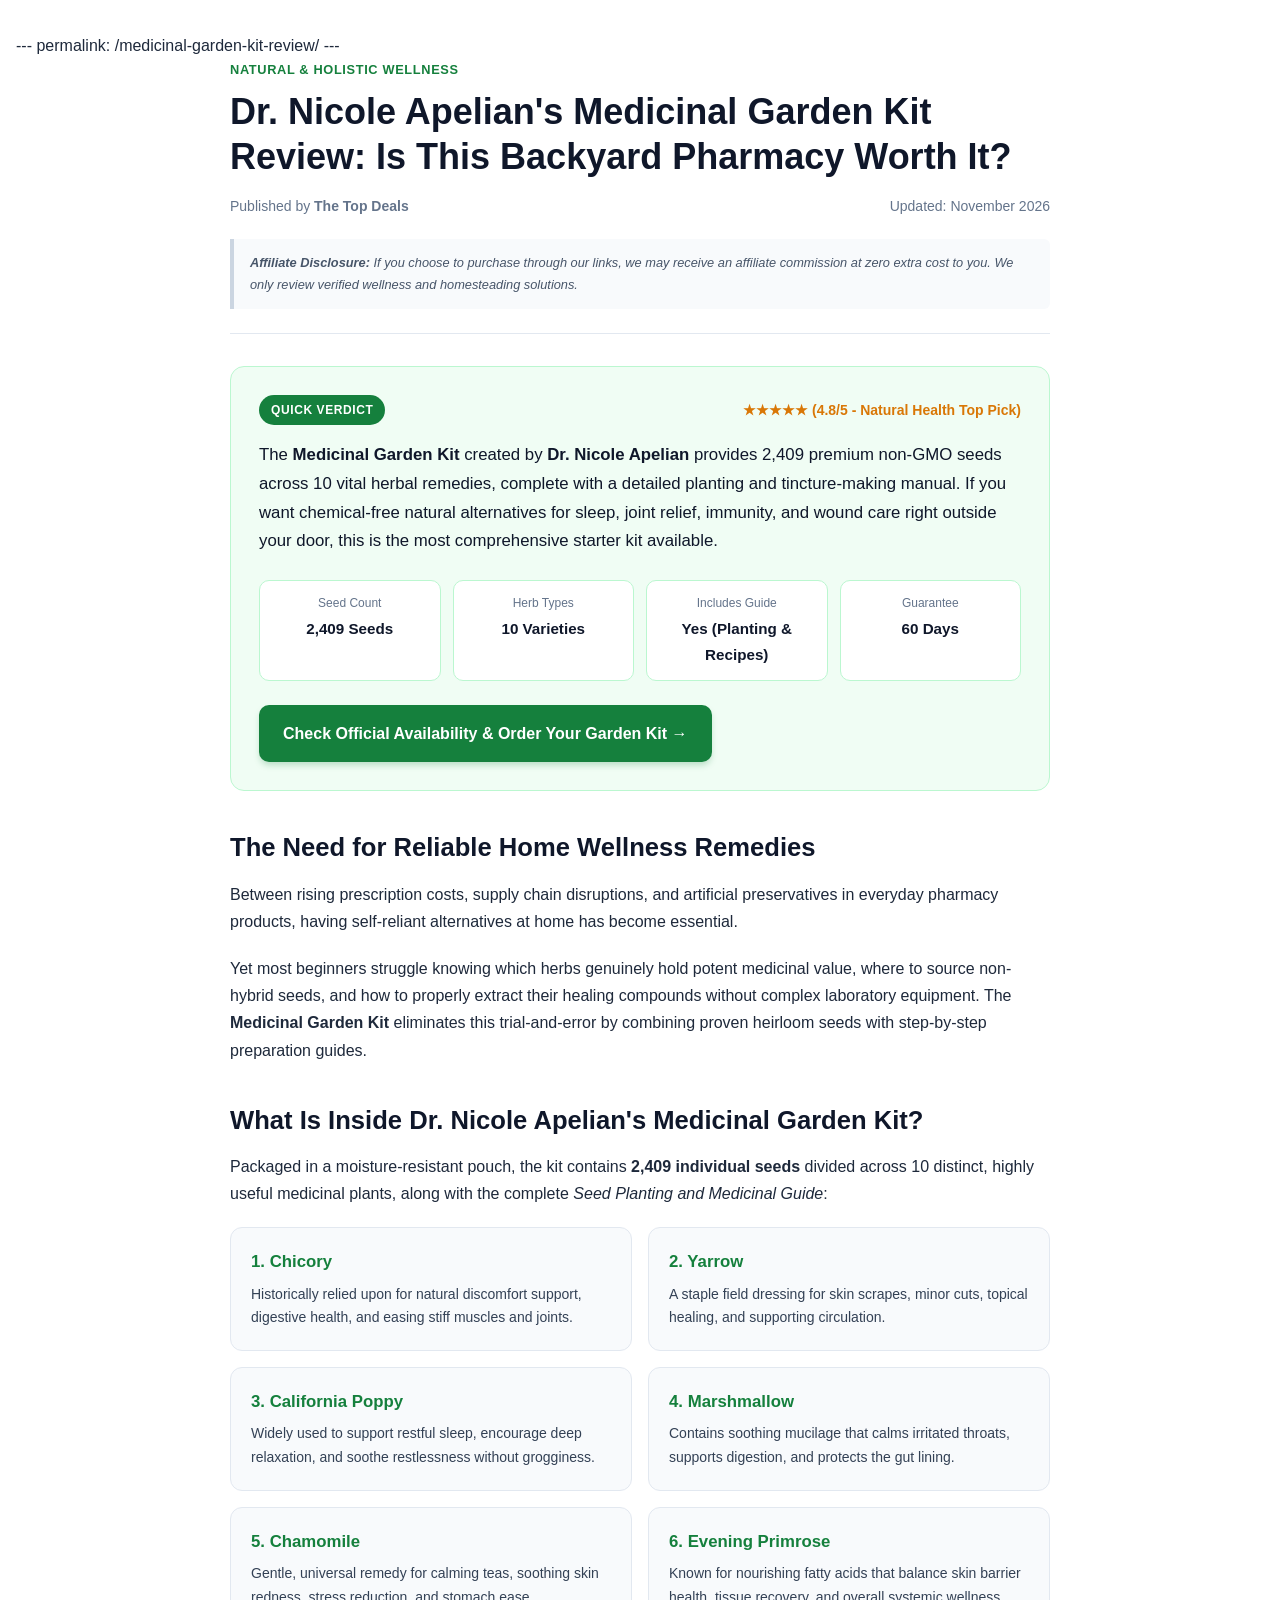
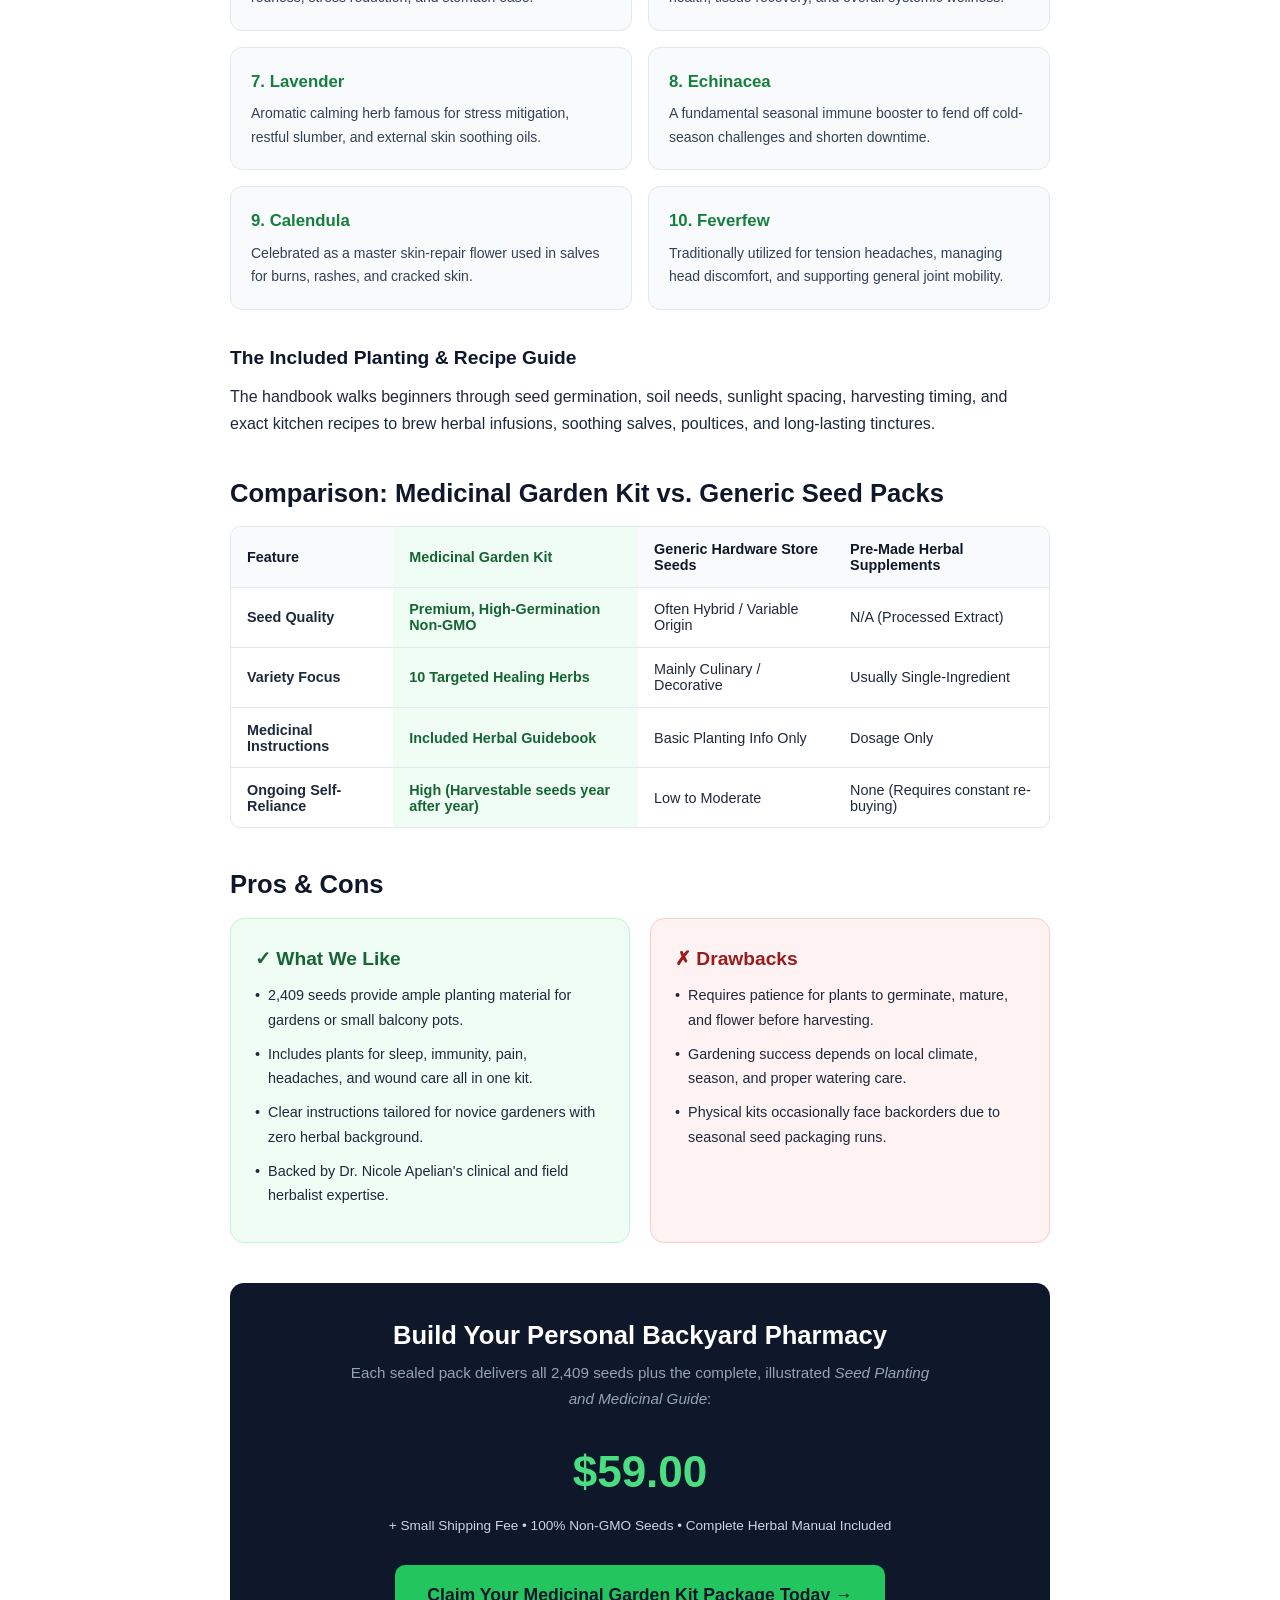
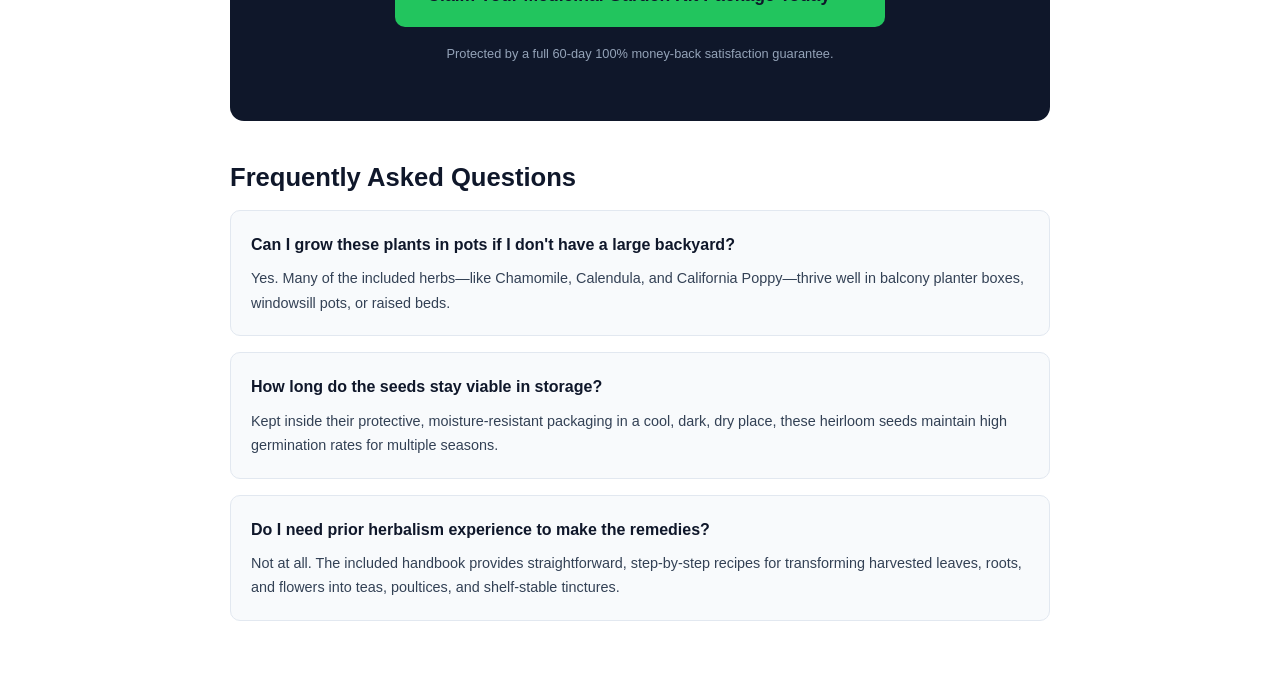
<file: medicalGardenKit.html>
---
permalink: /medicinal-garden-kit-review/
---
<!DOCTYPE html>
<html lang="en">
<head>
  <meta charset="UTF-8">
  <meta name="viewport" content="width=device-width, initial-scale=1.0">
  <link rel="icon" type="image/svg+xml" href="/img/the-top-deals-icon.svg">
  <title>Medicinal Garden Kit Review | The Top Deals</title>
  <meta name="description" content="Read our Medicinal Garden Kit review, covering the included seed varieties and planting guide, product details, pros, and cons.">
  <meta name="robots" content="index, follow">
  <meta name="theme-color" content="#f8fafc">
  <link rel="canonical" href="https://thetopdeals.top/medicinal-garden-kit-review/">
  <meta property="og:type" content="article">
  <meta property="og:site_name" content="The Top Deals">
  <meta property="og:title" content="Medicinal Garden Kit Review | The Top Deals">
  <meta property="og:description" content="Read our Medicinal Garden Kit review, covering the included seed varieties and planting guide, product details, pros, and cons.">
  <meta property="og:url" content="https://thetopdeals.top/medicinal-garden-kit-review/">
  <meta property="og:image" content="https://theTopDeals.top/img/MedicalGardenKit.webp">
  <meta property="og:image:alt" content="Medicinal Garden Kit seed packet">
  <meta name="twitter:card" content="summary_large_image">
  <meta name="twitter:title" content="Medicinal Garden Kit Review | The Top Deals">
  <meta name="twitter:description" content="Read our Medicinal Garden Kit review, covering the included seed varieties and planting guide, product details, pros, and cons.">
  <meta name="twitter:image" content="https://theTopDeals.top/img/MedicalGardenKit.webp">
  <link href="/css/medicalGarden.css" rel="stylesheet">

  <!-- Schema.org Product Structured Data -->
  <script type="application/ld+json">
  {
    "@context": "https://schema.org/",
    "@type": "Product",
    "name": "Medicinal Garden Kit",
    "brand": {
      "@type": "Brand",
      "name": "Dr. Nicole Apelian"
    },
    "aggregateRating": {
      "@type": "AggregateRating",
      "ratingValue": "4.8",
      "reviewCount": "2410"
    },
    "offers": {
      "@type": "Offer",
      "priceCurrency": "USD",
      "price": "59.00",
      "availability": "https://schema.org/InStock",
      "url": "https://thetopdeals.top/medicinal-garden-kit-review/"
    }
  }
  </script>

</head>
<body>

<article class="article-container">
  <!-- Post Header -->
  <header class="post-header">
    <span class="badge-category">Natural &amp; Holistic Wellness</span>
    <h1 class="post-title">Dr. Nicole Apelian's Medicinal Garden Kit Review: Is This Backyard Pharmacy Worth It?</h1>
    <div class="post-meta">
      <span>Published by <strong>The Top Deals </strong></span>
      <span>Updated: November 2026</span>
    </div>
    <div class="affiliate-disclosure">
      <strong>Affiliate Disclosure:</strong> If you choose to purchase through our links, we may receive an affiliate commission at zero extra cost to you. We only review verified wellness and homesteading solutions.
    </div>
  </header>

  <!-- Quick Verdict Hero Card -->
  <section class="verdict-card">
    <div class="verdict-header">
      <span class="tag-verdict">Quick Verdict</span>
      <span class="rating-stars">★★★★★ (4.8/5 - Natural Health Top Pick)</span>
    </div>
    <p class="verdict-text">
      The <strong>Medicinal Garden Kit</strong> created by <strong>Dr. Nicole Apelian</strong> provides 2,409 premium non-GMO seeds across 10 vital herbal remedies, complete with a detailed planting and tincture-making manual. If you want chemical-free natural alternatives for sleep, joint relief, immunity, and wound care right outside your door, this is the most comprehensive starter kit available.
    </p>
    <div class="specs-grid">
      <div class="spec-item">
        <span class="spec-label">Seed Count</span>
        <span class="spec-val">2,409 Seeds</span>
      </div>
      <div class="spec-item">
        <span class="spec-label">Herb Types</span>
        <span class="spec-val">10 Varieties</span>
      </div>
      <div class="spec-item">
        <span class="spec-label">Includes Guide</span>
        <span class="spec-val">Yes (Planting &amp; Recipes)</span>
      </div>
      <div class="spec-item">
        <span class="spec-label">Guarantee</span>
        <span class="spec-val">60 Days</span>
      </div>
    </div>
    <a href="https://medicinalseedkit.com/kit/#aff=Shivamjiwal004" rel="sponsored nofollow noopener" target="_blank" class="btn btn-primary">
      Check Official Availability &amp; Order Your Garden Kit &rarr;
    </a>
  </section>

  <!-- Section 1: The Problem -->
  <section>
    <h2>The Need for Reliable Home Wellness Remedies</h2>
    <p>
      Between rising prescription costs, supply chain disruptions, and artificial preservatives in everyday pharmacy products, having self-reliant alternatives at home has become essential.
    </p>
    <p>
      Yet most beginners struggle knowing which herbs genuinely hold potent medicinal value, where to source non-hybrid seeds, and how to properly extract their healing compounds without complex laboratory equipment. The <strong>Medicinal Garden Kit</strong> eliminates this trial-and-error by combining proven heirloom seeds with step-by-step preparation guides.
    </p>
  </section>

  <!-- Section 2: What's Inside the Kit -->
  <section>
    <h2>What Is Inside Dr. Nicole Apelian's Medicinal Garden Kit?</h2>
    <p>
      Packaged in a moisture-resistant pouch, the kit contains <strong>2,409 individual seeds</strong> divided across 10 distinct, highly useful medicinal plants, along with the complete <em>Seed Planting and Medicinal Guide</em>:
    </p>

    <div class="plants-grid">
      <div class="plant-card">
        <div class="plant-name">1. Chicory</div>
        <p class="plant-use">Historically relied upon for natural discomfort support, digestive health, and easing stiff muscles and joints.</p>
      </div>
      <div class="plant-card">
        <div class="plant-name">2. Yarrow</div>
        <p class="plant-use">A staple field dressing for skin scrapes, minor cuts, topical healing, and supporting circulation.</p>
      </div>
      <div class="plant-card">
        <div class="plant-name">3. California Poppy</div>
        <p class="plant-use">Widely used to support restful sleep, encourage deep relaxation, and soothe restlessness without grogginess.</p>
      </div>
      <div class="plant-card">
        <div class="plant-name">4. Marshmallow</div>
        <p class="plant-use">Contains soothing mucilage that calms irritated throats, supports digestion, and protects the gut lining.</p>
      </div>
      <div class="plant-card">
        <div class="plant-name">5. Chamomile</div>
        <p class="plant-use">Gentle, universal remedy for calming teas, soothing skin redness, stress reduction, and stomach ease.</p>
      </div>
      <div class="plant-card">
        <div class="plant-name">6. Evening Primrose</div>
        <p class="plant-use">Known for nourishing fatty acids that balance skin barrier health, tissue recovery, and overall systemic wellness.</p>
      </div>
      <div class="plant-card">
        <div class="plant-name">7. Lavender</div>
        <p class="plant-use">Aromatic calming herb famous for stress mitigation, restful slumber, and external skin soothing oils.</p>
      </div>
      <div class="plant-card">
        <div class="plant-name">8. Echinacea</div>
        <p class="plant-use">A fundamental seasonal immune booster to fend off cold-season challenges and shorten downtime.</p>
      </div>
      <div class="plant-card">
        <div class="plant-name">9. Calendula</div>
        <p class="plant-use">Celebrated as a master skin-repair flower used in salves for burns, rashes, and cracked skin.</p>
      </div>
      <div class="plant-card">
        <div class="plant-name">10. Feverfew</div>
        <p class="plant-use">Traditionally utilized for tension headaches, managing head discomfort, and supporting general joint mobility.</p>
      </div>
    </div>

    <h3>The Included Planting &amp; Recipe Guide</h3>
    <p>
      The handbook walks beginners through seed germination, soil needs, sunlight spacing, harvesting timing, and exact kitchen recipes to brew herbal infusions, soothing salves, poultices, and long-lasting tinctures.
    </p>
  </section>

  <!-- Section 3: Comparison Table -->
  <section>
    <h2>Comparison: Medicinal Garden Kit vs. Generic Seed Packs</h2>
    <div class="table-wrapper">
      <table>
        <thead>
          <tr>
            <th>Feature</th>
            <th class="highlight-col">Medicinal Garden Kit</th>
            <th>Generic Hardware Store Seeds</th>
            <th>Pre-Made Herbal Supplements</th>
          </tr>
        </thead>
        <tbody>
          <tr>
            <td><strong>Seed Quality</strong></td>
            <td class="highlight-col">Premium, High-Germination Non-GMO</td>
            <td>Often Hybrid / Variable Origin</td>
            <td>N/A (Processed Extract)</td>
          </tr>
          <tr>
            <td><strong>Variety Focus</strong></td>
            <td class="highlight-col">10 Targeted Healing Herbs</td>
            <td>Mainly Culinary / Decorative</td>
            <td>Usually Single-Ingredient</td>
          </tr>
          <tr>
            <td><strong>Medicinal Instructions</strong></td>
            <td class="highlight-col">Included Herbal Guidebook</td>
            <td>Basic Planting Info Only</td>
            <td>Dosage Only</td>
          </tr>
          <tr>
            <td><strong>Ongoing Self-Reliance</strong></td>
            <td class="highlight-col">High (Harvestable seeds year after year)</td>
            <td>Low to Moderate</td>
            <td>None (Requires constant re-buying)</td>
          </tr>
        </tbody>
      </table>
    </div>
  </section>

  <!-- Section 4: Pros & Cons -->
  <section>
    <h2>Pros &amp; Cons</h2>
    <div class="pros-cons-grid">
      <div class="box-card pros-card">
        <h3>&#10003; What We Like</h3>
        <ul class="item-list">
          <li><span>&bull;</span> 2,409 seeds provide ample planting material for gardens or small balcony pots.</li>
          <li><span>&bull;</span> Includes plants for sleep, immunity, pain, headaches, and wound care all in one kit.</li>
          <li><span>&bull;</span> Clear instructions tailored for novice gardeners with zero herbal background.</li>
          <li><span>&bull;</span> Backed by Dr. Nicole Apelian's clinical and field herbalist expertise.</li>
        </ul>
      </div>
      <div class="box-card cons-card">
        <h3>&#10007; Drawbacks</h3>
        <ul class="item-list">
          <li><span>&bull;</span> Requires patience for plants to germinate, mature, and flower before harvesting.</li>
          <li><span>&bull;</span> Gardening success depends on local climate, season, and proper watering care.</li>
          <li><span>&bull;</span> Physical kits occasionally face backorders due to seasonal seed packaging runs.</li>
        </ul>
      </div>
    </div>
  </section>

  <!-- Section 5: Pricing Card -->
  <section class="pricing-card-wrapper">
    <h2>Build Your Personal Backyard Pharmacy</h2>
    <p class="pricing-intro">
      Each sealed pack delivers all 2,409 seeds plus the complete, illustrated <em>Seed Planting and Medicinal Guide</em>:
    </p>
    <div class="price-tag">$59.00</div>
    <span class="price-sub">+ Small Shipping Fee &bull; 100% Non-GMO Seeds &bull; Complete Herbal Manual Included</span>

    <div>
      <a href="https://medicinalseedkit.com/kit/#aff=Shivamjiwal004" rel="sponsored nofollow noopener" target="_blank" class="btn btn-accent">
        Claim Your Medicinal Garden Kit Package Today &rarr;
      </a>
      <p class="guarantee-note">Protected by a full 60-day 100% money-back satisfaction guarantee.</p>
    </div>
  </section>

  <!-- Section 6: FAQ -->
  <section>
    <h2>Frequently Asked Questions</h2>
    <div class="faq-item">
      <h3 class="faq-question">Can I grow these plants in pots if I don't have a large backyard?</h3>
      <p class="faq-answer">Yes. Many of the included herbs—like Chamomile, Calendula, and California Poppy—thrive well in balcony planter boxes, windowsill pots, or raised beds.</p>
    </div>
    <div class="faq-item">
      <h3 class="faq-question">How long do the seeds stay viable in storage?</h3>
      <p class="faq-answer">Kept inside their protective, moisture-resistant packaging in a cool, dark, dry place, these heirloom seeds maintain high germination rates for multiple seasons.</p>
    </div>
    <div class="faq-item">
      <h3 class="faq-question">Do I need prior herbalism experience to make the remedies?</h3>
      <p class="faq-answer">Not at all. The included handbook provides straightforward, step-by-step recipes for transforming harvested leaves, roots, and flowers into teas, poultices, and shelf-stable tinctures.</p>
    </div>
  </section>
</article>
</body>
</html>
</file>
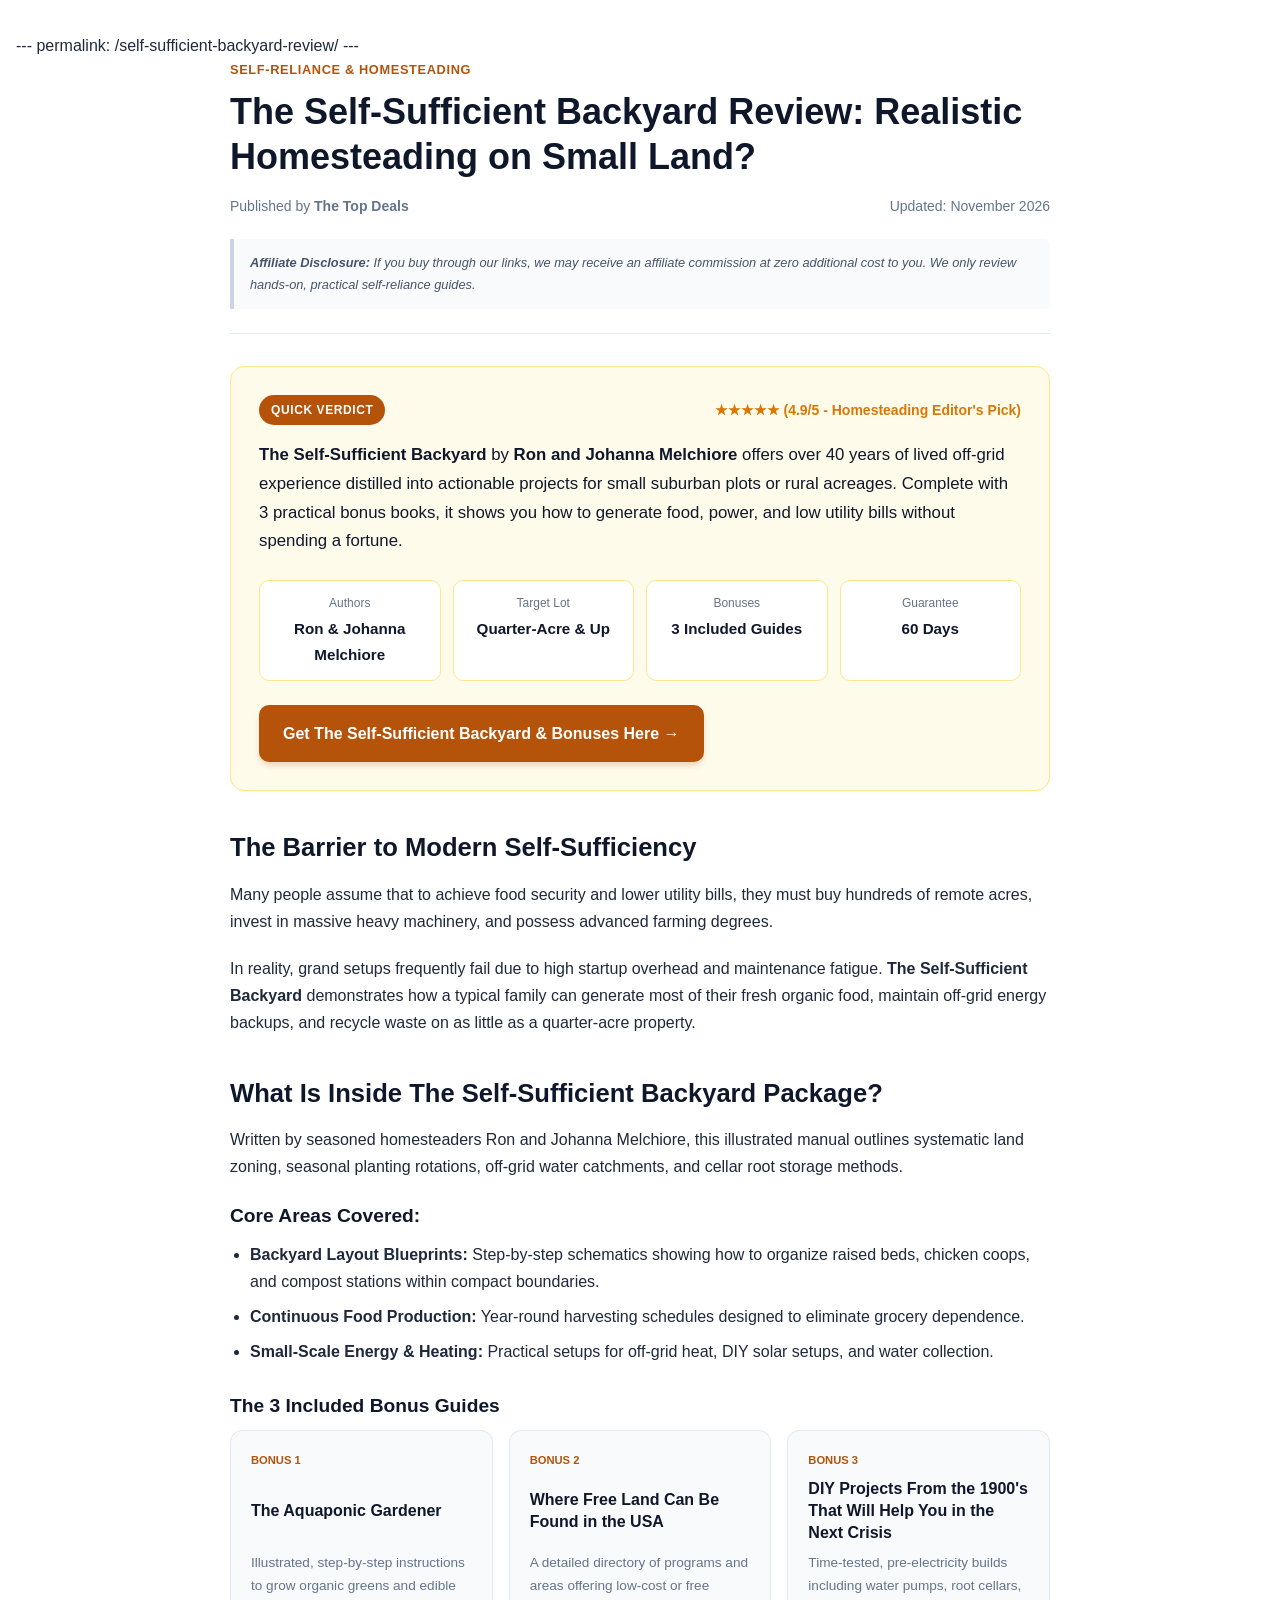
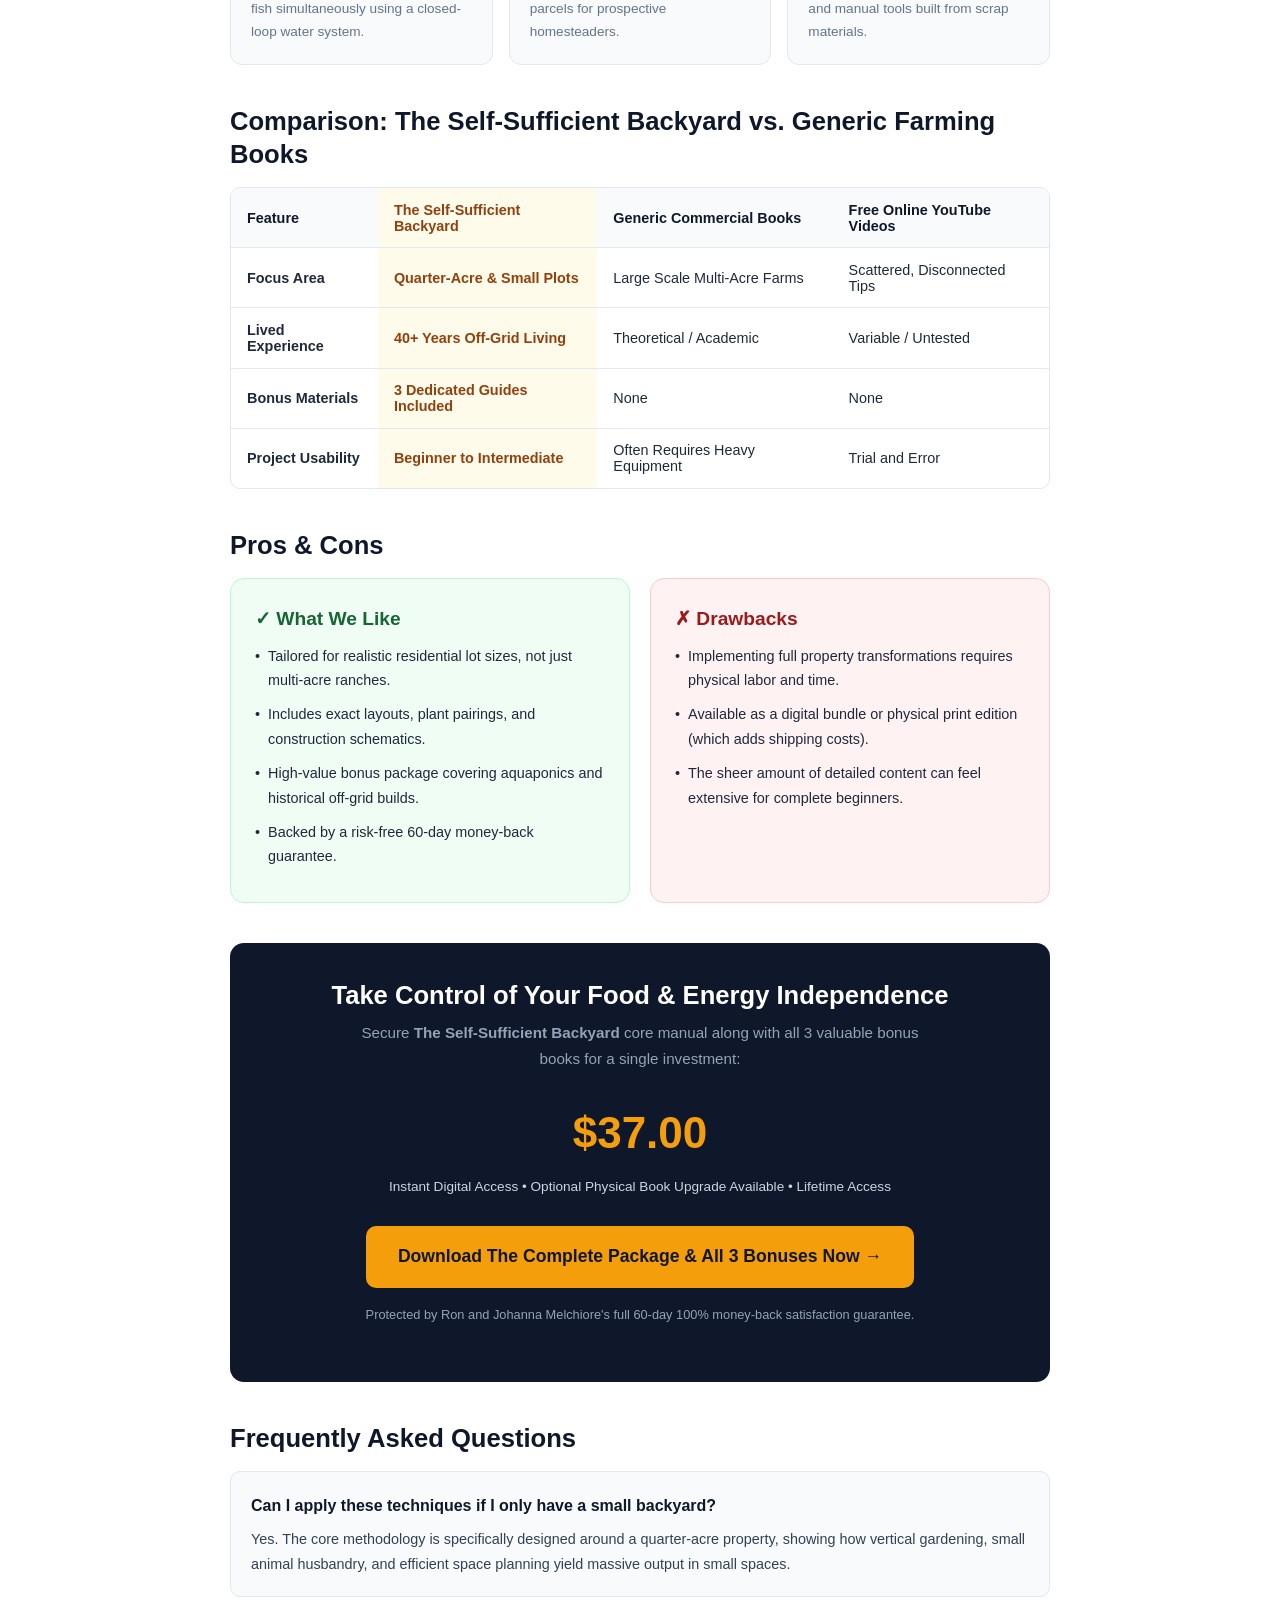
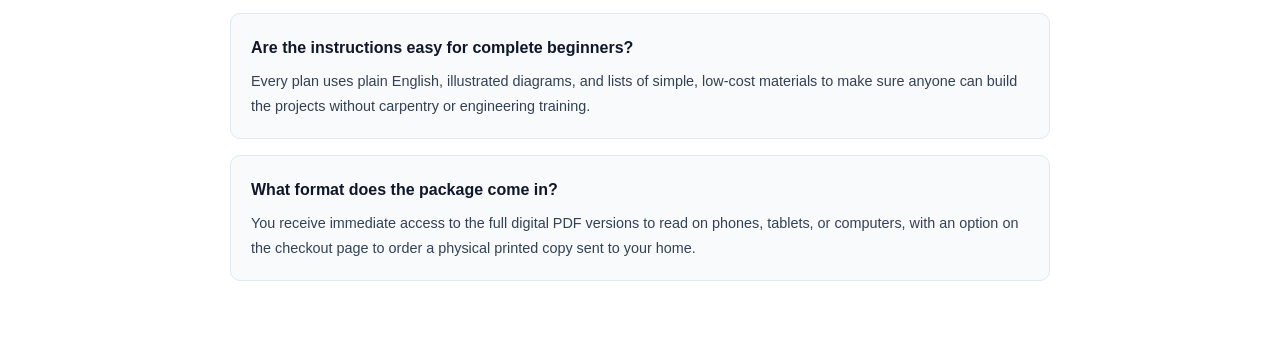
<file: selfSufficientYard.html>
---
permalink: /self-sufficient-backyard-review/
---
<!DOCTYPE html>
<html lang="en">
<head>
  <meta charset="UTF-8">
  <meta name="viewport" content="width=device-width, initial-scale=1.0">
  <link rel="icon" type="image/svg+xml" href="/img/the-top-deals-icon.svg">
  <title>Self-Sufficient Backyard Review | The Top Deals</title>
  <meta name="description" content="Explore our review of The Self-Sufficient Backyard, including its homesteading topics, included resources, suitability for small plots, pros, and cons.">
  <meta name="robots" content="index, follow">
  <meta name="theme-color" content="#f8fafc">
  <link rel="canonical" href="https://thetopdeals.top/self-sufficient-backyard-review/">
  <meta property="og:type" content="article">
  <meta property="og:site_name" content="The Top Deals">
  <meta property="og:title" content="Self-Sufficient Backyard Review | The Top Deals">
  <meta property="og:description" content="Explore our review of The Self-Sufficient Backyard, including its homesteading topics, included resources, suitability for small plots, pros, and cons.">
  <meta property="og:url" content="https://thetopdeals.top/self-sufficient-backyard-review/">
  <meta property="og:image" content="https://theTopDeals.top/img/SelfSufficientYard.webp">
  <meta property="og:image:alt" content="The Self-Sufficient Backyard homesteading guide and included digital books">
  <meta name="twitter:card" content="summary_large_image">
  <meta name="twitter:title" content="Self-Sufficient Backyard Review | The Top Deals">
  <meta name="twitter:description" content="Explore our review of The Self-Sufficient Backyard, including its homesteading topics, included resources, suitability for small plots, pros, and cons.">
  <meta name="twitter:image" content="https://theTopDeals.top/img/SelfSufficientYard.webp">
  <link href="/css/selfSufficientYard.css" rel="stylesheet">

  <!-- Schema.org Product Structured Data -->
  <script type="application/ld+json">
  {
    "@context": "https://schema.org/",
    "@type": "Product",
    "name": "The Self-Sufficient Backyard",
    "brand": {
      "@type": "Brand",
      "name": "Ron and Johanna Melchiore"
    },
    "aggregateRating": {
      "@type": "AggregateRating",
      "ratingValue": "4.9",
      "reviewCount": "2180"
    },
    "offers": {
      "@type": "Offer",
      "priceCurrency": "USD",
      "price": "37.00",
      "availability": "https://schema.org/InStock",
      "url": "https://thetopdeals.top/self-sufficient-backyard-review/"
    }
  }
  </script>
</head>
<body>

<article class="article-container">
  <!-- Post Header -->
  <header class="post-header">
    <span class="badge-category">Self-Reliance &amp; Homesteading</span>
    <h1 class="post-title">The Self-Sufficient Backyard Review: Realistic Homesteading on Small Land?</h1>
    <div class="post-meta">
      <span>Published by <strong>The Top Deals</strong></span>
      <span>Updated: November 2026</span>
    </div>
    <div class="affiliate-disclosure">
      <strong>Affiliate Disclosure:</strong> If you buy through our links, we may receive an affiliate commission at zero additional cost to you. We only review hands-on, practical self-reliance guides.
    </div>
  </header>

  <!-- Quick Verdict Hero Card -->
  <section class="verdict-card">
    <div class="verdict-header">
      <span class="tag-verdict">Quick Verdict</span>
      <span class="rating-stars">★★★★★ (4.9/5 - Homesteading Editor's Pick)</span>
    </div>
    <p class="verdict-text">
      <strong>The Self-Sufficient Backyard</strong> by <strong>Ron and Johanna Melchiore</strong> offers over 40 years of lived off-grid experience distilled into actionable projects for small suburban plots or rural acreages. Complete with 3 practical bonus books, it shows you how to generate food, power, and low utility bills without spending a fortune.
    </p>
    <div class="specs-grid">
      <div class="spec-item">
        <span class="spec-label">Authors</span>
        <span class="spec-val">Ron &amp; Johanna Melchiore</span>
      </div>
      <div class="spec-item">
        <span class="spec-label">Target Lot</span>
        <span class="spec-val">Quarter-Acre &amp; Up</span>
      </div>
      <div class="spec-item">
        <span class="spec-label">Bonuses</span>
        <span class="spec-val">3 Included Guides</span>
      </div>
      <div class="spec-item">
        <span class="spec-label">Guarantee</span>
        <span class="spec-val">60 Days</span>
      </div>
    </div>
    <a href="https://independentbackyard.com/my-book/#aff=Shivamjiwal004" rel="sponsored nofollow noopener" target="_blank" class="btn btn-primary">
      Get The Self-Sufficient Backyard &amp; Bonuses Here &rarr;
    </a>
  </section>

  <!-- Section 1: The Problem -->
  <section>
    <h2>The Barrier to Modern Self-Sufficiency</h2>
    <p>
      Many people assume that to achieve food security and lower utility bills, they must buy hundreds of remote acres, invest in massive heavy machinery, and possess advanced farming degrees.
    </p>
    <p>
      In reality, grand setups frequently fail due to high startup overhead and maintenance fatigue. <strong>The Self-Sufficient Backyard</strong> demonstrates how a typical family can generate most of their fresh organic food, maintain off-grid energy backups, and recycle waste on as little as a quarter-acre property.
    </p>
  </section>

  <!-- Section 2: What's Inside the Guide -->
  <section>
    <h2>What Is Inside The Self-Sufficient Backyard Package?</h2>
    <p>
      Written by seasoned homesteaders Ron and Johanna Melchiore, this illustrated manual outlines systematic land zoning, seasonal planting rotations, off-grid water catchments, and cellar root storage methods.
    </p>

    <h3>Core Areas Covered:</h3>
    <ul class="bullet-list">
      <li><strong>Backyard Layout Blueprints:</strong> Step-by-step schematics showing how to organize raised beds, chicken coops, and compost stations within compact boundaries.</li>
      <li><strong>Continuous Food Production:</strong> Year-round harvesting schedules designed to eliminate grocery dependence.</li>
      <li><strong>Small-Scale Energy &amp; Heating:</strong> Practical setups for off-grid heat, DIY solar setups, and water collection.</li>
    </ul>

    <h3>The 3 Included Bonus Guides</h3>
    <div class="bonus-container">
      <div class="bonus-box">
        <span class="bonus-tag">Bonus 1</span>
        <h4 class="bonus-title">The Aquaponic Gardener</h4>
        <p class="bonus-desc">Illustrated, step-by-step instructions to grow organic greens and edible fish simultaneously using a closed-loop water system.</p>
      </div>
      <div class="bonus-box">
        <span class="bonus-tag">Bonus 2</span>
        <h4 class="bonus-title">Where Free Land Can Be Found in the USA</h4>
        <p class="bonus-desc">A detailed directory of programs and areas offering low-cost or free parcels for prospective homesteaders.</p>
      </div>
      <div class="bonus-box">
        <span class="bonus-tag">Bonus 3</span>
        <h4 class="bonus-title">DIY Projects From the 1900's That Will Help You in the Next Crisis</h4>
        <p class="bonus-desc">Time-tested, pre-electricity builds including water pumps, root cellars, and manual tools built from scrap materials.</p>
      </div>
    </div>
  </section>

  <!-- Section 3: Comparison Table -->
  <section>
    <h2>Comparison: The Self-Sufficient Backyard vs. Generic Farming Books</h2>
    <div class="table-wrapper">
      <table>
        <thead>
          <tr>
            <th>Feature</th>
            <th class="highlight-col">The Self-Sufficient Backyard</th>
            <th>Generic Commercial Books</th>
            <th>Free Online YouTube Videos</th>
          </tr>
        </thead>
        <tbody>
          <tr>
            <td><strong>Focus Area</strong></td>
            <td class="highlight-col">Quarter-Acre &amp; Small Plots</td>
            <td>Large Scale Multi-Acre Farms</td>
            <td>Scattered, Disconnected Tips</td>
          </tr>
          <tr>
            <td><strong>Lived Experience</strong></td>
            <td class="highlight-col">40+ Years Off-Grid Living</td>
            <td>Theoretical / Academic</td>
            <td>Variable / Untested</td>
          </tr>
          <tr>
            <td><strong>Bonus Materials</strong></td>
            <td class="highlight-col">3 Dedicated Guides Included</td>
            <td>None</td>
            <td>None</td>
          </tr>
          <tr>
            <td><strong>Project Usability</strong></td>
            <td class="highlight-col">Beginner to Intermediate</td>
            <td>Often Requires Heavy Equipment</td>
            <td>Trial and Error</td>
          </tr>
        </tbody>
      </table>
    </div>
  </section>

  <!-- Section 4: Pros & Cons -->
  <section>
    <h2>Pros &amp; Cons</h2>
    <div class="pros-cons-grid">
      <div class="box-card pros-card">
        <h3>&#10003; What We Like</h3>
        <ul class="item-list">
          <li><span>&bull;</span> Tailored for realistic residential lot sizes, not just multi-acre ranches.</li>
          <li><span>&bull;</span> Includes exact layouts, plant pairings, and construction schematics.</li>
          <li><span>&bull;</span> High-value bonus package covering aquaponics and historical off-grid builds.</li>
          <li><span>&bull;</span> Backed by a risk-free 60-day money-back guarantee.</li>
        </ul>
      </div>
      <div class="box-card cons-card">
        <h3>&#10007; Drawbacks</h3>
        <ul class="item-list">
          <li><span>&bull;</span> Implementing full property transformations requires physical labor and time.</li>
          <li><span>&bull;</span> Available as a digital bundle or physical print edition (which adds shipping costs).</li>
          <li><span>&bull;</span> The sheer amount of detailed content can feel extensive for complete beginners.</li>
        </ul>
      </div>
    </div>
  </section>

  <!-- Section 5: Pricing Card -->
  <section class="pricing-card-wrapper">
    <h2>Take Control of Your Food &amp; Energy Independence</h2>
    <p class="pricing-intro">
      Secure <strong>The Self-Sufficient Backyard</strong> core manual along with all 3 valuable bonus books for a single investment:
    </p>
    <div class="price-tag">$37.00</div>
    <span class="price-sub">Instant Digital Access &bull; Optional Physical Book Upgrade Available &bull; Lifetime Access</span>

    <div>
      <a href="https://independentbackyard.com/my-book/#aff=Shivamjiwal004" rel="sponsored nofollow noopener" target="_blank" class="btn btn-accent">
        Download The Complete Package &amp; All 3 Bonuses Now &rarr;
      </a>
      <p class="guarantee-note">Protected by Ron and Johanna Melchiore's full 60-day 100% money-back satisfaction guarantee.</p>
    </div>
  </section>

  <!-- Section 6: FAQ -->
  <section>
    <h2>Frequently Asked Questions</h2>
    <div class="faq-item">
      <h3 class="faq-question">Can I apply these techniques if I only have a small backyard?</h3>
      <p class="faq-answer">Yes. The core methodology is specifically designed around a quarter-acre property, showing how vertical gardening, small animal husbandry, and efficient space planning yield massive output in small spaces.</p>
    </div>
    <div class="faq-item">
      <h3 class="faq-question">Are the instructions easy for complete beginners?</h3>
      <p class="faq-answer">Every plan uses plain English, illustrated diagrams, and lists of simple, low-cost materials to make sure anyone can build the projects without carpentry or engineering training.</p>
    </div>
    <div class="faq-item">
      <h3 class="faq-question">What format does the package come in?</h3>
      <p class="faq-answer">You receive immediate access to the full digital PDF versions to read on phones, tablets, or computers, with an option on the checkout page to order a physical printed copy sent to your home.</p>
    </div>
  </section>
</article>
</body>
</html>
</file>
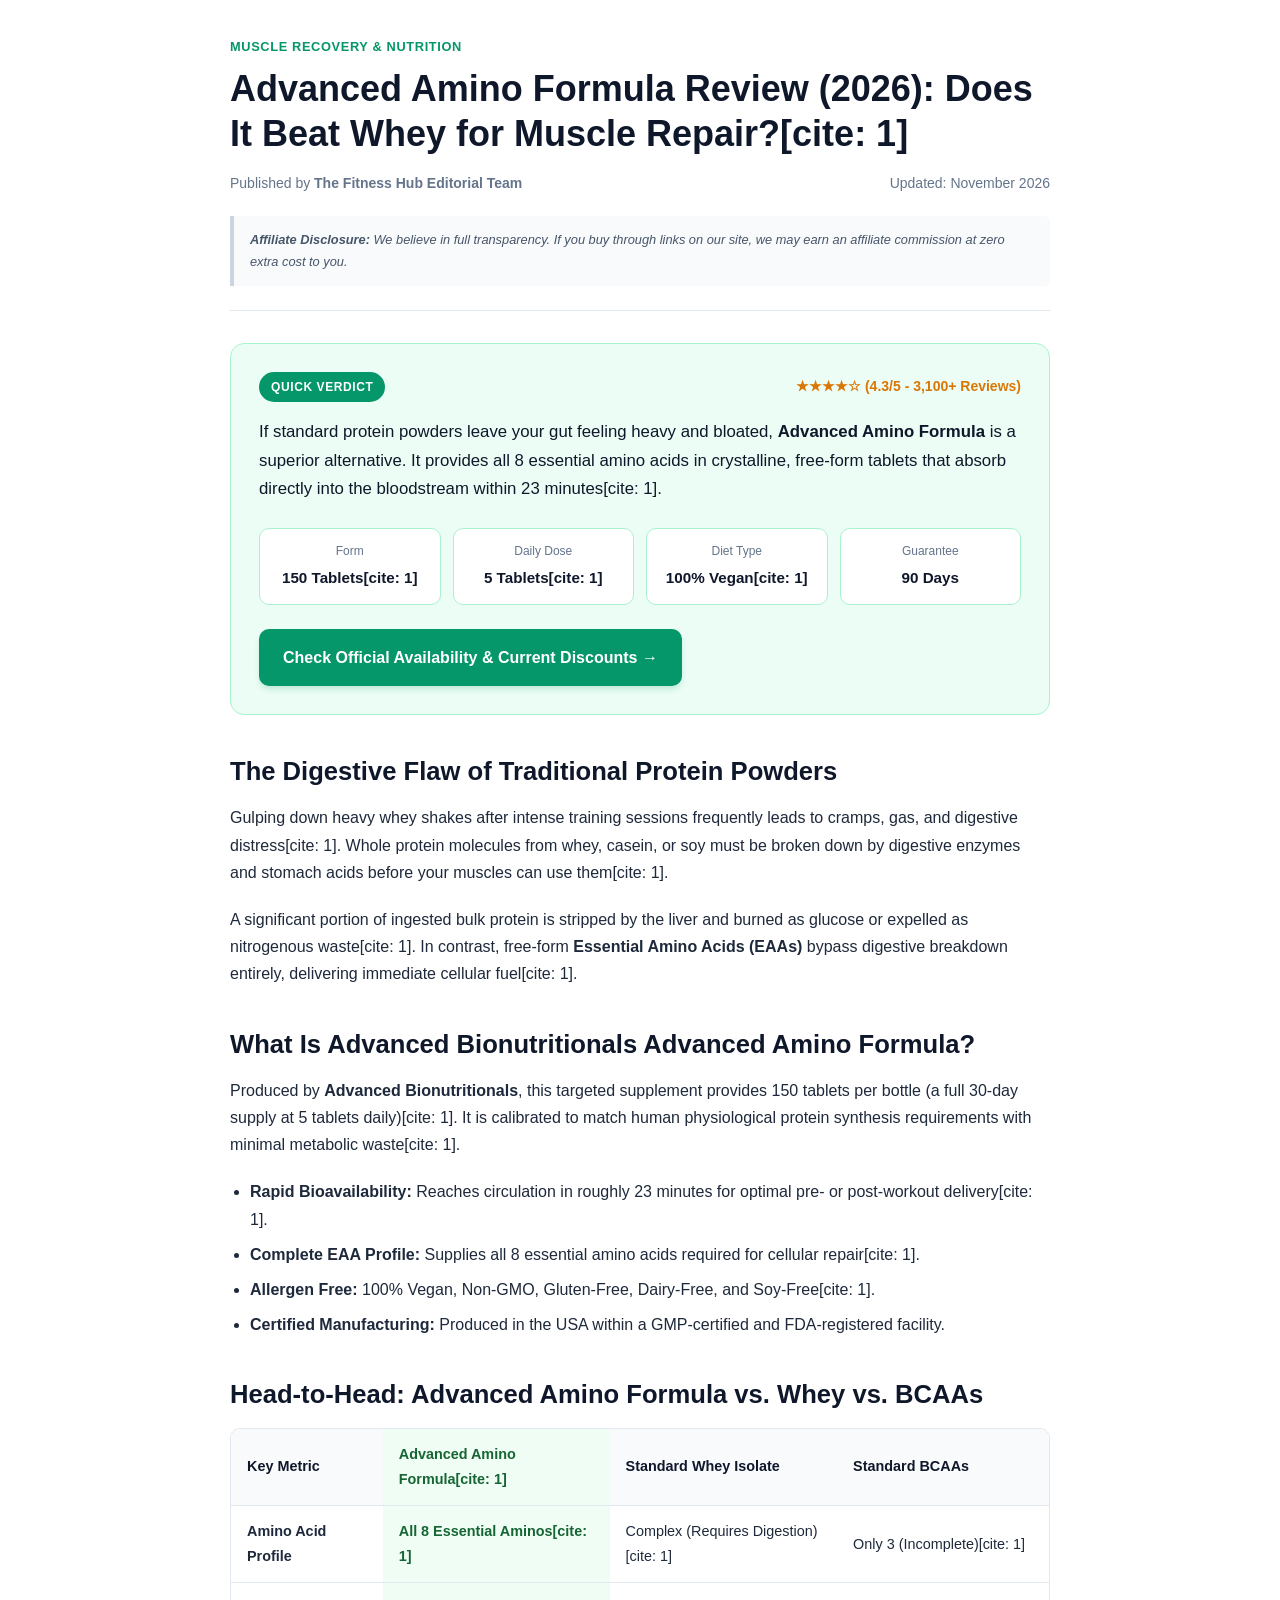
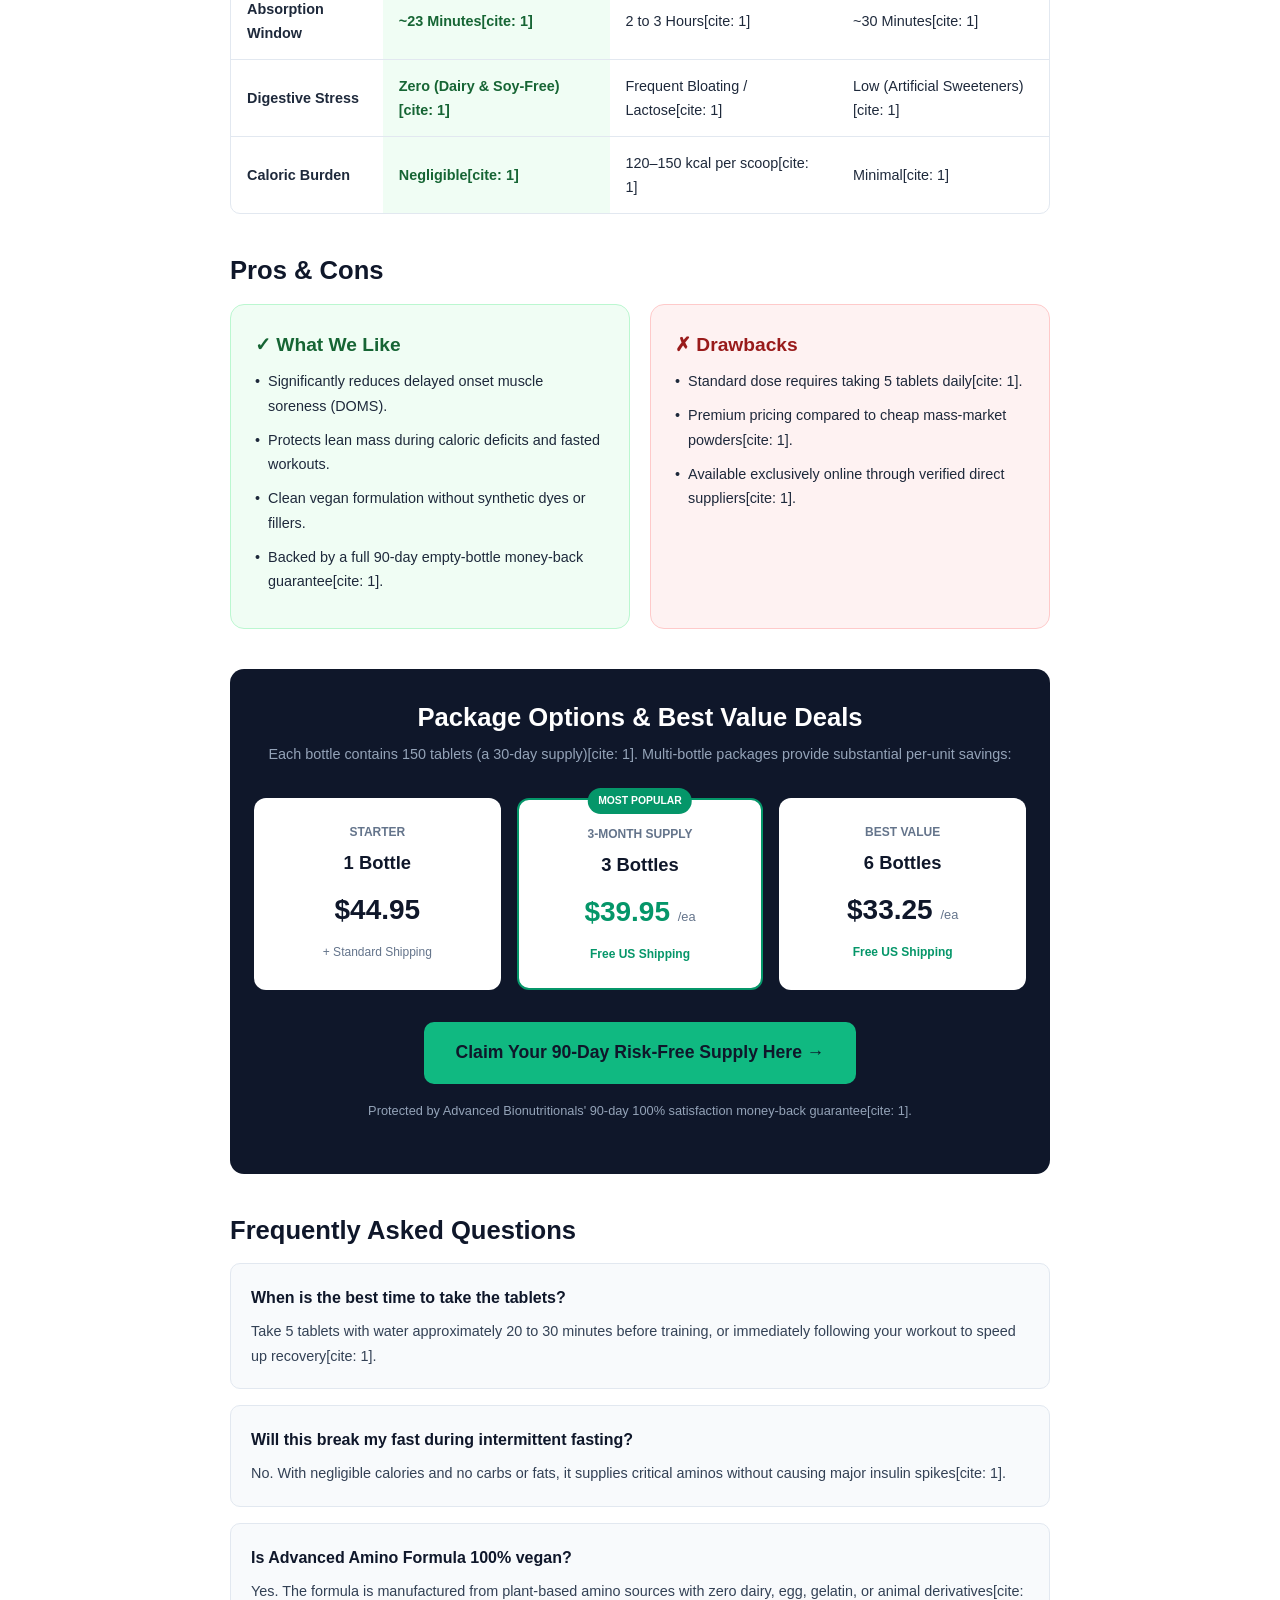
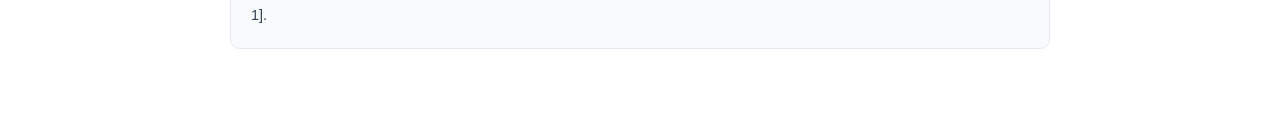
<file: html/AdvancedBionutritionalsReview.html>
<!DOCTYPE html>
<html lang="en">
<head>
  <meta charset="UTF-8">
  <meta name="viewport" content="width=device-width, initial-scale=1.0">
  <title>Advanced Amino Formula Review | The Top Deals</title>
  <meta name="description" content="Read our Advanced Amino Formula review, covering its ingredients, claimed benefits, comparison with whey, pros and cons, and buying options.">
  <meta name="robots" content="index, follow">
  <meta name="theme-color" content="#f8fafc">
  <link rel="canonical" href="https://theTopDeals.top/blog/advanced-amino-formula-review">
  <meta property="og:type" content="article">
  <meta property="og:site_name" content="The Top Deals">
  <meta property="og:title" content="Advanced Amino Formula Review | The Top Deals">
  <meta property="og:description" content="Read our Advanced Amino Formula review, covering its ingredients, claimed benefits, comparison with whey, pros and cons, and buying options.">
  <meta property="og:url" content="https://theTopDeals.top/blog/advanced-amino-formula-review">
  <meta property="og:image" content="https://theTopDeals.top/img/advancedBioNutritionals.webp">
  <meta property="og:image:alt" content="Advanced Amino Formula supplement bottle">
  <meta name="twitter:card" content="summary_large_image">
  <meta name="twitter:title" content="Advanced Amino Formula Review | The Top Deals">
  <meta name="twitter:description" content="Read our Advanced Amino Formula review, covering its ingredients, claimed benefits, comparison with whey, pros and cons, and buying options.">
  <meta name="twitter:image" content="https://theTopDeals.top/img/advancedBioNutritionals.webp">
  <link href="../css/advancedAmino.css" rel="stylesheet">

  <!-- Schema.org Product Structured Data -->
  <script type="application/ld+json">
  {
    "@context": "https://schema.org/",
    "@type": "Product",
    "name": "Advanced Amino Formula",
    "brand": {
      "@type": "Brand",
      "name": "Advanced Bionutritionals"
    },
    "aggregateRating": {
      "@type": "AggregateRating",
      "ratingValue": "4.3",
      "reviewCount": "3144"
    },
    "offers": {
      "@type": "Offer",
      "priceCurrency": "USD",
      "price": "33.25",
      "availability": "https://schema.org/InStock",
      "url": "https://theTopDeals.top/blog/advanced-amino-formula-review"
    }
  }
  </script>
</head>
<body>

<article class="article-container">
  <!-- Post Header -->
  <header class="post-header">
    <span class="badge-category">Muscle Recovery &amp; Nutrition</span>
    <h1 class="post-title">Advanced Amino Formula Review (2026): Does It Beat Whey for Muscle Repair?[cite: 1]</h1>
    <div class="post-meta">
      <span>Published by <strong>The Fitness Hub Editorial Team</strong></span>
      <span>Updated: November 2026</span>
    </div>
    <div class="affiliate-disclosure">
      <strong>Affiliate Disclosure:</strong> We believe in full transparency. If you buy through links on our site, we may earn an affiliate commission at zero extra cost to you.
    </div>
  </header>

  <!-- Quick Verdict Hero Card -->
  <section class="verdict-card">
    <div class="verdict-header">
      <span class="tag-verdict">Quick Verdict</span>
      <span class="rating-stars">★★★★☆ (4.3/5 - 3,100+ Reviews)</span>
    </div>
    <p class="verdict-text">
      If standard protein powders leave your gut feeling heavy and bloated, <strong>Advanced Amino Formula</strong> is a superior alternative. It provides all 8 essential amino acids in crystalline, free-form tablets that absorb directly into the bloodstream within 23 minutes[cite: 1].
    </p>
    <div class="specs-grid">
      <div class="spec-item">
        <span class="spec-label">Form</span>
        <span class="spec-val">150 Tablets[cite: 1]</span>
      </div>
      <div class="spec-item">
        <span class="spec-label">Daily Dose</span>
        <span class="spec-val">5 Tablets[cite: 1]</span>
      </div>
      <div class="spec-item">
        <span class="spec-label">Diet Type</span>
        <span class="spec-val">100% Vegan[cite: 1]</span>
      </div>
      <div class="spec-item">
        <span class="spec-label">Guarantee</span>
        <span class="spec-val">90 Days</span>
      </div>
    </div>
    <a href="https://www.advancedbionutritionals.com/DS24/Advanced-Amino/Muscle-Mass-Loss/HD.htm#aff=Shivamjiwal004" rel="sponsored nofollow noopener" target="_blank" class="btn btn-primary">
      Check Official Availability &amp; Current Discounts &rarr;
    </a>
  </section>

  <!-- Section 1: The Problem -->
  <section>
    <h2>The Digestive Flaw of Traditional Protein Powders</h2>
    <p>
      Gulping down heavy whey shakes after intense training sessions frequently leads to cramps, gas, and digestive distress[cite: 1]. Whole protein molecules from whey, casein, or soy must be broken down by digestive enzymes and stomach acids before your muscles can use them[cite: 1].
    </p>
    <p>
      A significant portion of ingested bulk protein is stripped by the liver and burned as glucose or expelled as nitrogenous waste[cite: 1]. In contrast, free-form <strong>Essential Amino Acids (EAAs)</strong> bypass digestive breakdown entirely, delivering immediate cellular fuel[cite: 1].
    </p>
  </section>

  <!-- Section 2: What Is Advanced Amino Formula -->
  <section>
    <h2>What Is Advanced Bionutritionals Advanced Amino Formula?</h2>
    <p>
      Produced by <strong>Advanced Bionutritionals</strong>, this targeted supplement provides 150 tablets per bottle (a full 30-day supply at 5 tablets daily)[cite: 1]. It is calibrated to match human physiological protein synthesis requirements with minimal metabolic waste[cite: 1].
    </p>
    <ul class="bullet-list">
      <li><strong>Rapid Bioavailability:</strong> Reaches circulation in roughly 23 minutes for optimal pre- or post-workout delivery[cite: 1].</li>
      <li><strong>Complete EAA Profile:</strong> Supplies all 8 essential amino acids required for cellular repair[cite: 1].</li>
      <li><strong>Allergen Free:</strong> 100% Vegan, Non-GMO, Gluten-Free, Dairy-Free, and Soy-Free[cite: 1].</li>
      <li><strong>Certified Manufacturing:</strong> Produced in the USA within a GMP-certified and FDA-registered facility.</li>
    </ul>
  </section>

  <!-- Section 3: Comparison Table -->
  <section>
    <h2>Head-to-Head: Advanced Amino Formula vs. Whey vs. BCAAs</h2>
    <div class="table-wrapper">
      <table>
        <thead>
          <tr>
            <th>Key Metric</th>
            <th class="highlight-col">Advanced Amino Formula[cite: 1]</th>
            <th>Standard Whey Isolate</th>
            <th>Standard BCAAs</th>
          </tr>
        </thead>
        <tbody>
          <tr>
            <td><strong>Amino Acid Profile</strong></td>
            <td class="highlight-col">All 8 Essential Aminos[cite: 1]</td>
            <td>Complex (Requires Digestion)[cite: 1]</td>
            <td>Only 3 (Incomplete)[cite: 1]</td>
          </tr>
          <tr>
            <td><strong>Absorption Window</strong></td>
            <td class="highlight-col">~23 Minutes[cite: 1]</td>
            <td>2 to 3 Hours[cite: 1]</td>
            <td>~30 Minutes[cite: 1]</td>
          </tr>
          <tr>
            <td><strong>Digestive Stress</strong></td>
            <td class="highlight-col">Zero (Dairy &amp; Soy-Free)[cite: 1]</td>
            <td>Frequent Bloating / Lactose[cite: 1]</td>
            <td>Low (Artificial Sweeteners)[cite: 1]</td>
          </tr>
          <tr>
            <td><strong>Caloric Burden</strong></td>
            <td class="highlight-col">Negligible[cite: 1]</td>
            <td>120–150 kcal per scoop[cite: 1]</td>
            <td>Minimal[cite: 1]</td>
          </tr>
        </tbody>
      </table>
    </div>
  </section>

  <!-- Section 4: Pros & Cons -->
  <section>
    <h2>Pros &amp; Cons</h2>
    <div class="pros-cons-grid">
      <div class="box-card pros-card">
        <h3>&#10003; What We Like</h3>
        <ul class="item-list">
          <li><span>&bull;</span> Significantly reduces delayed onset muscle soreness (DOMS).</li>
          <li><span>&bull;</span> Protects lean mass during caloric deficits and fasted workouts.</li>
          <li><span>&bull;</span> Clean vegan formulation without synthetic dyes or fillers.</li>
          <li><span>&bull;</span> Backed by a full 90-day empty-bottle money-back guarantee[cite: 1].</li>
        </ul>
      </div>
      <div class="box-card cons-card">
        <h3>&#10007; Drawbacks</h3>
        <ul class="item-list">
          <li><span>&bull;</span> Standard dose requires taking 5 tablets daily[cite: 1].</li>
          <li><span>&bull;</span> Premium pricing compared to cheap mass-market powders[cite: 1].</li>
          <li><span>&bull;</span> Available exclusively online through verified direct suppliers[cite: 1].</li>
        </ul>
      </div>
    </div>
  </section>

  <!-- Section 5: Official Pricing & Guarantee -->
  <section class="pricing-card-wrapper">
    <h2>Package Options &amp; Best Value Deals</h2>
    <p class="pricing-intro">Each bottle contains 150 tablets (a 30-day supply)[cite: 1]. Multi-bottle packages provide substantial per-unit savings:</p>
    
    <div class="pricing-tiers">
      <!-- 1 Bottle -->
      <div class="tier">
        <span class="tier-badge">Starter</span>
        <h4 class="tier-title">1 Bottle</h4>
        <div class="tier-price">$44.95</div>
        <span class="tier-sub">+ Standard Shipping</span>
      </div>

      <!-- 3 Bottles -->
      <div class="tier featured">
        <span class="ribbon">Most Popular</span>
        <span class="tier-badge">3-Month Supply</span>
        <h4 class="tier-title">3 Bottles</h4>
        <div class="tier-price">$39.95 <span style="font-size: 0.8rem; font-weight: 400; color: #64748b;">/ea</span></div>
        <span class="tier-sub shipping-free">Free US Shipping</span>
      </div>

      <!-- 6 Bottles -->
      <div class="tier">
        <span class="tier-badge">Best Value</span>
        <h4 class="tier-title">6 Bottles</h4>
        <div class="tier-price">$33.25 <span style="font-size: 0.8rem; font-weight: 400; color: #64748b;">/ea</span></div>
        <span class="tier-sub shipping-free">Free US Shipping</span>
      </div>
    </div>

    <div>
      <a href="https://www.advancedbionutritionals.com/DS24/Advanced-Amino/Muscle-Mass-Loss/HD.htm#aff=Shivamjiwal004" rel="sponsored nofollow noopener" target="_blank" class="btn btn-accent">
        Claim Your 90-Day Risk-Free Supply Here &rarr;
      </a>
      <p class="guarantee-note">Protected by Advanced Bionutritionals' 90-day 100% satisfaction money-back guarantee[cite: 1].</p>
    </div>
  </section>

  <!-- Section 6: FAQ Accordion / Cards -->
  <section>
    <h2>Frequently Asked Questions</h2>
    <div class="faq-item">
      <h3 class="faq-question">When is the best time to take the tablets?</h3>
      <p class="faq-answer">Take 5 tablets with water approximately 20 to 30 minutes before training, or immediately following your workout to speed up recovery[cite: 1].</p>
    </div>
    <div class="faq-item">
      <h3 class="faq-question">Will this break my fast during intermittent fasting?</h3>
      <p class="faq-answer">No. With negligible calories and no carbs or fats, it supplies critical aminos without causing major insulin spikes[cite: 1].</p>
    </div>
    <div class="faq-item">
      <h3 class="faq-question">Is Advanced Amino Formula 100% vegan?</h3>
      <p class="faq-answer">Yes. The formula is manufactured from plant-based amino sources with zero dairy, egg, gelatin, or animal derivatives[cite: 1].</p>
    </div>
  </section>
</article>
</body>
</html>
</file>
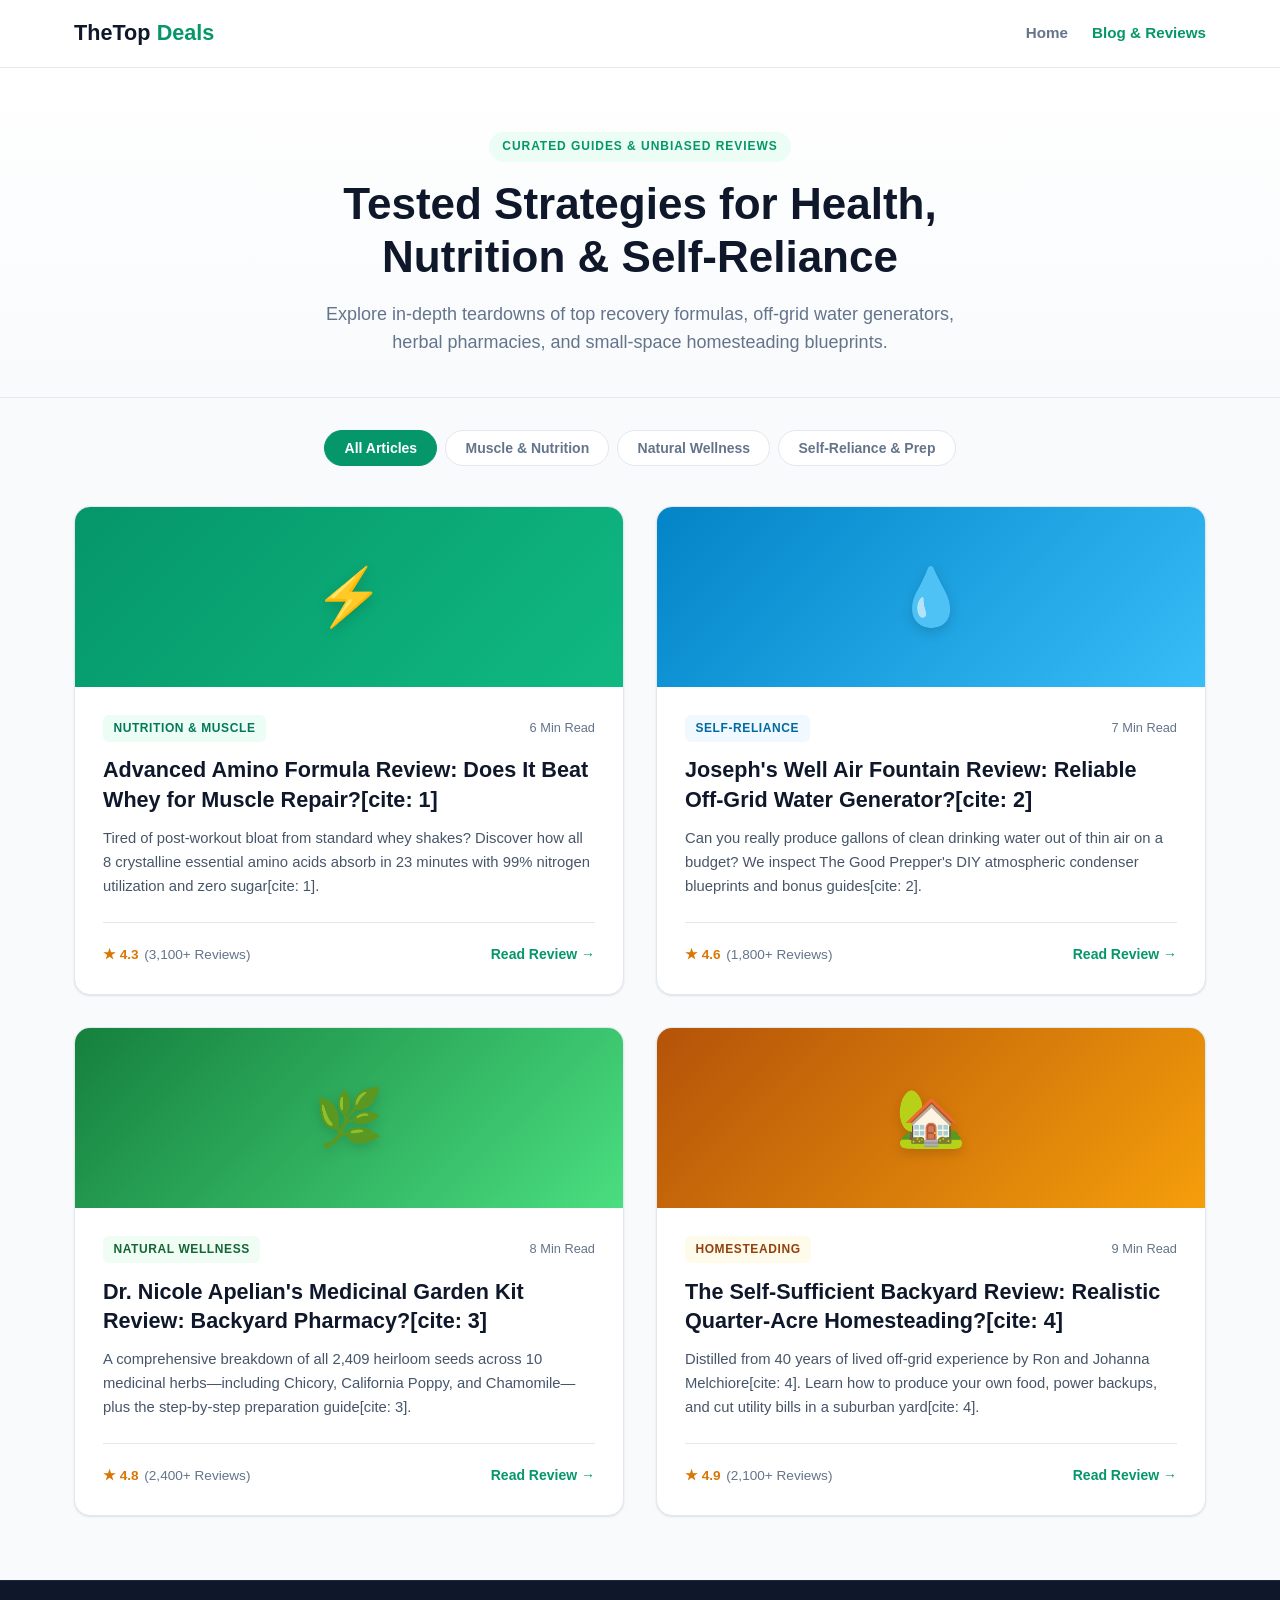
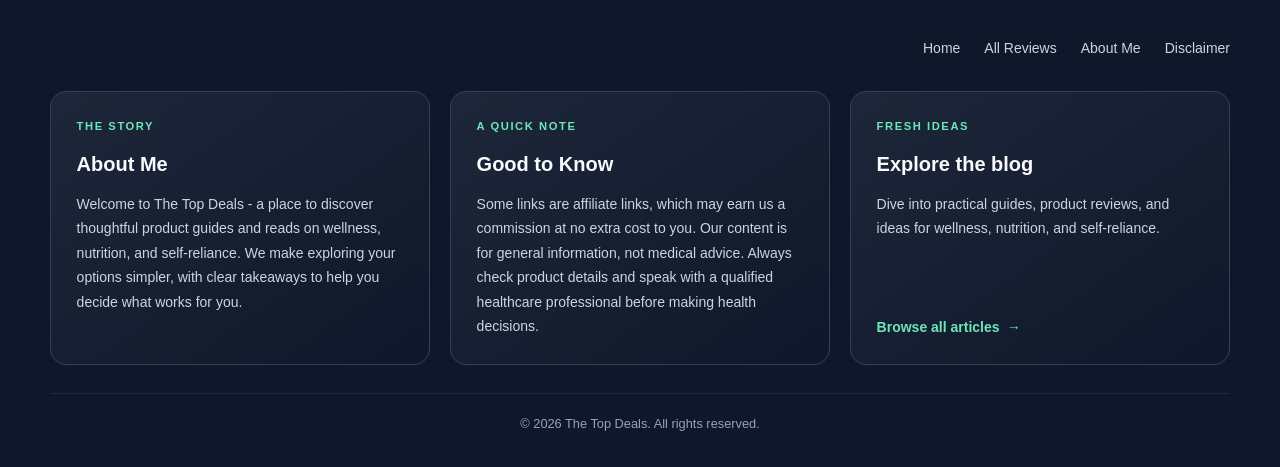
<file: html/blog.html>
<!DOCTYPE html>
<html lang="en">
<head>
  <meta charset="UTF-8">
  <meta name="viewport" content="width=device-width, initial-scale=1.0">
  <title>The Top Deals Blog | Reviews, Wellness &amp; Self-Reliance</title>
  <meta name="description" content="Browse product reviews and practical guides on nutrition, wellness, herbal gardening, and self-reliance. Explore comparisons, key details, and pros and cons.">
  <meta name="robots" content="index, follow">
  <meta name="theme-color" content="#0f172a">
  <link rel="canonical" href="https://theTopDeals.top/blog">
  <meta property="og:type" content="website">
  <meta property="og:site_name" content="The Top Deals">
  <meta property="og:title" content="The Top Deals Blog | Reviews, Wellness &amp; Self-Reliance">
  <meta property="og:description" content="Browse product reviews and practical guides on nutrition, wellness, herbal gardening, and self-reliance. Explore comparisons, key details, and pros and cons.">
  <meta property="og:url" content="https://theTopDeals.top/blog">
  <meta property="og:image" content="https://theTopDeals.top/img/the-top-deals-social.png">
  <meta property="og:image:alt" content="The Top Deals - product guides and reviews for wellness, nutrition, and self-reliance">
  <meta property="og:image:width" content="1200">
  <meta property="og:image:height" content="630">
  <meta name="twitter:card" content="summary_large_image">
  <meta name="twitter:title" content="The Top Deals Blog | Reviews, Wellness &amp; Self-Reliance">
  <meta name="twitter:description" content="Browse product reviews and practical guides on nutrition, wellness, herbal gardening, and self-reliance. Explore comparisons, key details, and pros and cons.">
  <meta name="twitter:image" content="https://theTopDeals.top/img/the-top-deals-social.png">
  <meta name="twitter:image:alt" content="The Top Deals - product guides and reviews for wellness, nutrition, and self-reliance">
  <link href="../css/blog.css" rel="stylesheet">

  <!-- Schema.org Blog / CollectionPage Structured Data -->
  <script type="application/ld+json">
  {
    "@context": "https://schema.org",
    "@type": "CollectionPage",
    "name": "The Top Deals Blog",
    "description": "In-depth reviews and educational guides on fitness nutrition, herbal wellness, and off-grid self-reliance.",
    "url": "https://theTopDeals.top/blog",
    "publisher": {
      "@type": "Organization",
      "name": "The Top Deals",
      "url": "https://theTopDeals.top"
    }
  }
  </script>
</head>
<body>

  <!-- Header Navigation -->
  <header class="site-nav">
    <div class="nav-container">
      <a href="https://theTopDeals.top" class="brand-logo">
        TheTop<span>Deals</span>
      </a>
      <nav>
        <ul class="nav-links">
          <li><a href="https://theTopDeals.top">Home</a></li>
          <li><a href="https://theTopDeals.top/blog" class="active">Blog &amp; Reviews</a></li>
        </ul>
      </nav>
    </div>
  </header>

  <!-- Hero Section -->
  <section class="blog-hero">
    <div class="hero-container">
      <span class="hero-badge">Curated Guides &amp; Unbiased Reviews</span>
      <h1 class="hero-title">Tested Strategies for Health, Nutrition &amp; Self-Reliance</h1>
      <p class="hero-desc">
        Explore in-depth teardowns of top recovery formulas, off-grid water generators, herbal pharmacies, and small-space homesteading blueprints.
      </p>
    </div>
  </section>

  <!-- Filter Buttons -->
  <div class="filter-wrapper">
    <button class="filter-btn active" data-filter="all">All Articles</button>
    <button class="filter-btn" data-filter="nutrition">Muscle &amp; Nutrition</button>
    <button class="filter-btn" data-filter="wellness">Natural Wellness</button>
    <button class="filter-btn" data-filter="prep">Self-Reliance &amp; Prep</button>
  </div>

  <!-- Main Article Directory -->
  <main class="main-layout">
    <div class="articles-grid" id="postsGrid">

      <!-- Post 1: Advanced Amino Formula -->
      <article class="card" data-category="nutrition">
        <div class="card-banner banner-nutrition">
          <span class="banner-icon">⚡</span>
        </div>
        <div class="card-body">
          <div class="card-meta-top">
            <span class="category-tag tag-nutrition">Nutrition &amp; Muscle</span>
            <span class="read-time">6 Min Read</span>
          </div>
          <h2 class="card-title">
            <a href="../html/AdvancedBionutritionalsReview.html">
              Advanced Amino Formula Review: Does It Beat Whey for Muscle Repair?[cite: 1]
            </a>
          </h2>
          <p class="card-excerpt">
            Tired of post-workout bloat from standard whey shakes? Discover how all 8 crystalline essential amino acids absorb in 23 minutes with 99% nitrogen utilization and zero sugar[cite: 1].
          </p>
          <div class="card-footer">
            <div class="rating-wrap">
              <span>★ 4.3</span>
              <span style="color: var(--text-muted); font-weight: normal;">(3,100+ Reviews)</span>
            </div>
            <a href="../html/AdvancedBionutritionalsReview.html" class="btn-read">
              Read Review &rarr;
            </a>
          </div>
        </div>
      </article>

      <!-- Post 2: Joseph's Well Air Fountain -->
      <article class="card" data-category="prep">
        <div class="card-banner banner-water">
          <span class="banner-icon">💧</span>
        </div>
        <div class="card-body">
          <div class="card-meta-top">
            <span class="category-tag tag-water">Self-Reliance</span>
            <span class="read-time">7 Min Read</span>
          </div>
          <h2 class="card-title">
            <a href="../html/josephWell.html">
              Joseph's Well Air Fountain Review: Reliable Off-Grid Water Generator?[cite: 2]
            </a>
          </h2>
          <p class="card-excerpt">
            Can you really produce gallons of clean drinking water out of thin air on a budget? We inspect The Good Prepper's DIY atmospheric condenser blueprints and bonus guides[cite: 2].
          </p>
          <div class="card-footer">
            <div class="rating-wrap">
              <span>★ 4.6</span>
              <span style="color: var(--text-muted); font-weight: normal;">(1,800+ Reviews)</span>
            </div>
            <a href="../html/josephWell.html" class="btn-read">
              Read Review &rarr;
            </a>
          </div>
        </div>
      </article>

      <!-- Post 3: Medicinal Garden Kit -->
      <article class="card" data-category="wellness">
        <div class="card-banner banner-garden">
          <span class="banner-icon">🌿</span>
        </div>
        <div class="card-body">
          <div class="card-meta-top">
            <span class="category-tag tag-garden">Natural Wellness</span>
            <span class="read-time">8 Min Read</span>
          </div>
          <h2 class="card-title">
            <a href="../html/medicalGardenKit.html">
              Dr. Nicole Apelian's Medicinal Garden Kit Review: Backyard Pharmacy?[cite: 3]
            </a>
          </h2>
          <p class="card-excerpt">
            A comprehensive breakdown of all 2,409 heirloom seeds across 10 medicinal herbs—including Chicory, California Poppy, and Chamomile—plus the step-by-step preparation guide[cite: 3].
          </p>
          <div class="card-footer">
            <div class="rating-wrap">
              <span>★ 4.8</span>
              <span style="color: var(--text-muted); font-weight: normal;">(2,400+ Reviews)</span>
            </div>
            <a href="../html/medicalGardenKit.html" class="btn-read">
              Read Review &rarr;
            </a>
          </div>
        </div>
      </article>

      <!-- Post 4: The Self-Sufficient Backyard -->
      <article class="card" data-category="prep">
        <div class="card-banner banner-homestead">
          <span class="banner-icon">🏡</span>
        </div>
        <div class="card-body">
          <div class="card-meta-top">
            <span class="category-tag tag-homestead">Homesteading</span>
            <span class="read-time">9 Min Read</span>
          </div>
          <h2 class="card-title">
            <a href="../html/selfSufficientYard.html">
              The Self-Sufficient Backyard Review: Realistic Quarter-Acre Homesteading?[cite: 4]
            </a>
          </h2>
          <p class="card-excerpt">
            Distilled from 40 years of lived off-grid experience by Ron and Johanna Melchiore[cite: 4]. Learn how to produce your own food, power backups, and cut utility bills in a suburban yard[cite: 4].
          </p>
          <div class="card-footer">
            <div class="rating-wrap">
              <span>★ 4.9</span>
              <span style="color: var(--text-muted); font-weight: normal;">(2,100+ Reviews)</span>
            </div>
            <a href="../html/selfSufficientYard.html" class="btn-read">
              Read Review &rarr;
            </a>
          </div>
        </div>
      </article>

    </div>
  </main>

  <!-- Footer -->
  <footer class="site-footer">
    <div class="footer-container">
      <ul class="footer-links">
        <li><a href="https://theTopDeals.top">Home</a></li>
        <li><a href="https://theTopDeals.top/blog">All Reviews</a></li>
        <li><a href="#about-me">About Me</a></li>
        <li><a href="#disclaimer">Disclaimer</a></li>
      </ul>
      <div class="footer-info">
        <section class="footer-card" id="about-me">
          <span class="footer-eyebrow">THE STORY</span>
          <h2>About Me</h2>
          <p>
            Welcome to The Top Deals - a place to discover thoughtful product
            guides and reads on wellness, nutrition, and self-reliance. We make
            exploring your options simpler, with clear takeaways to help you
            decide what works for you.
          </p>
        </section>
        <section class="footer-card" id="disclaimer">
          <span class="footer-eyebrow">A QUICK NOTE</span>
          <h2>Good to Know</h2>
          <p>
            Some links are affiliate links, which may earn us a commission at
            no extra cost to you. Our content is for general information, not
            medical advice. Always check product details and speak with a
            qualified healthcare professional before making health decisions.
          </p>
        </section>
        <section class="footer-card" id="explore-blog">
          <span class="footer-eyebrow">FRESH IDEAS</span>
          <h2>Explore the blog</h2>
          <p>
            Dive into practical guides, product reviews, and ideas for wellness,
            nutrition, and self-reliance.
          </p>
          <a class="footer-read-more" href="#postsGrid">Browse all articles <span aria-hidden="true">&rarr;</span></a>
        </section>
      </div>
      <p class="footer-copyright">&copy; 2026 The Top Deals. All rights reserved.</p>
    </div>
  </footer>
<script src = "../javascript/products.js"></script> 
<script src = "../javascript/blog.js"></script>
</body>
</html>
</file>
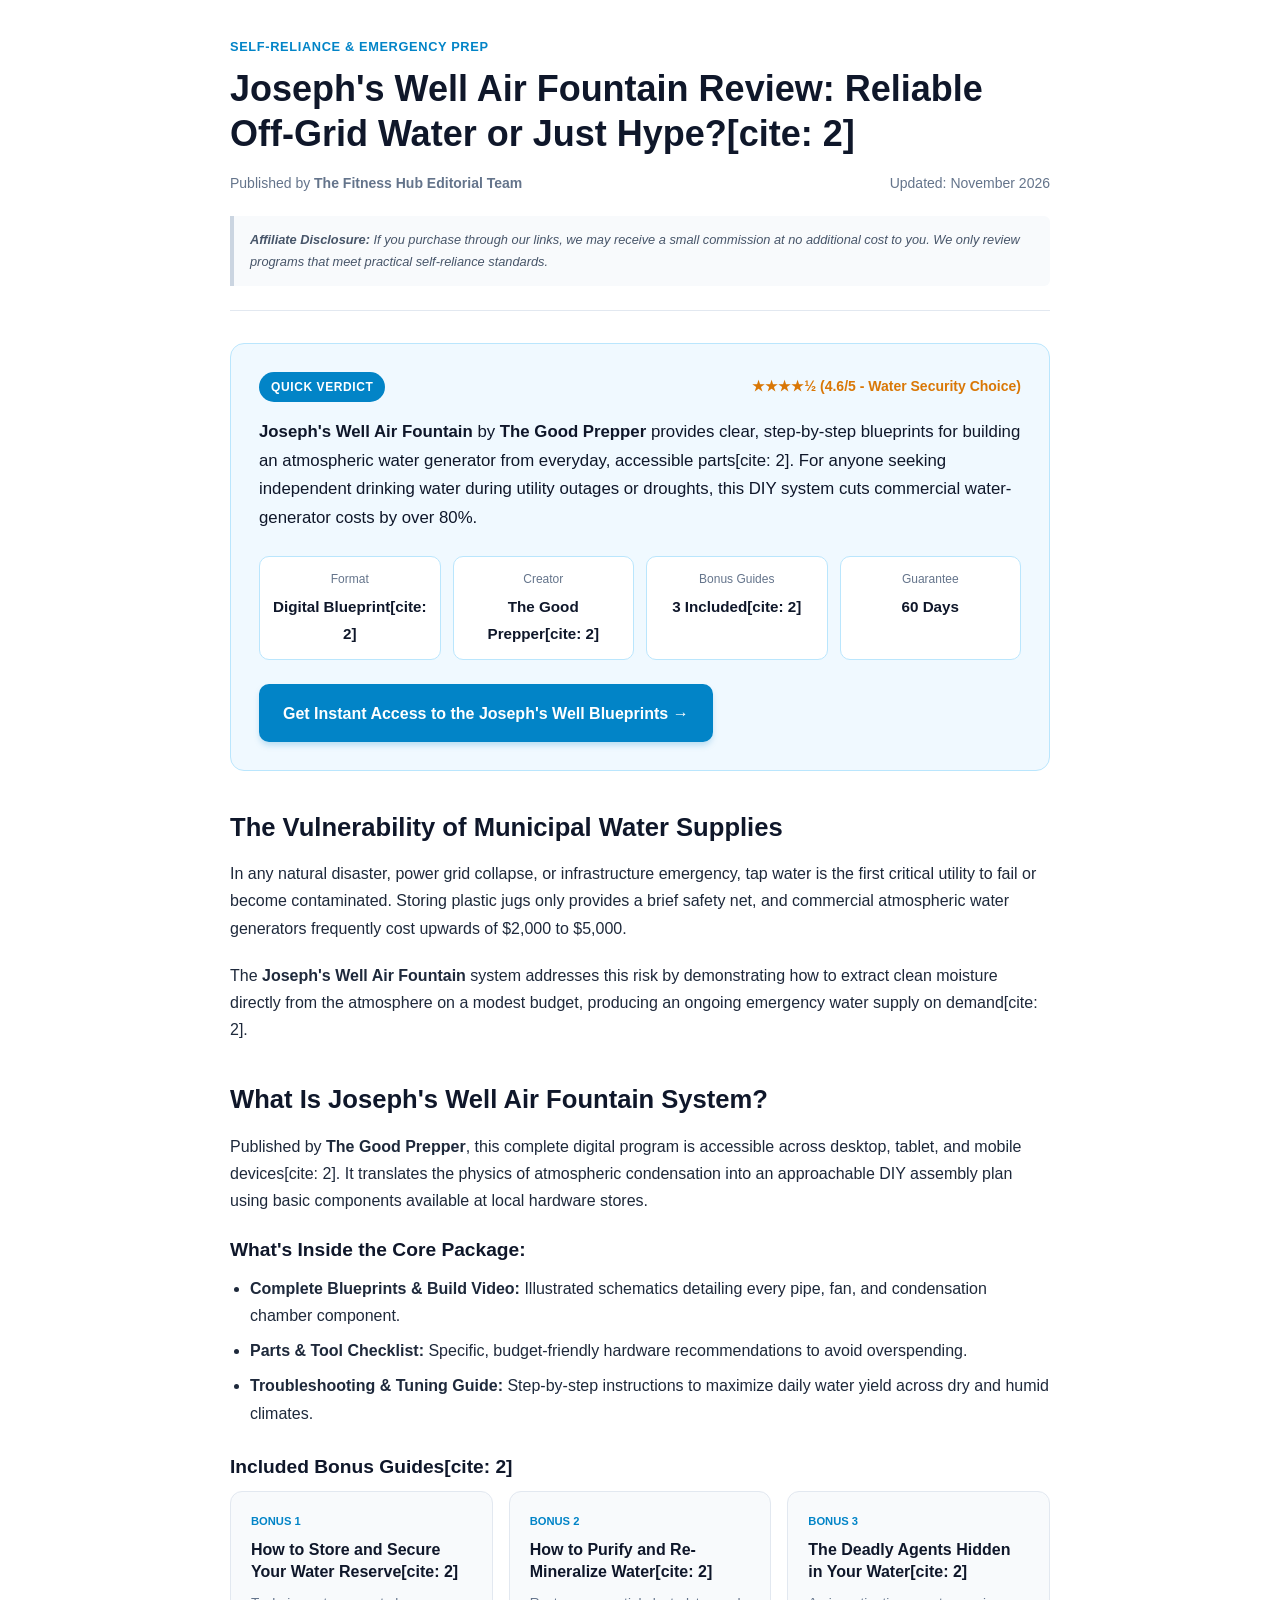
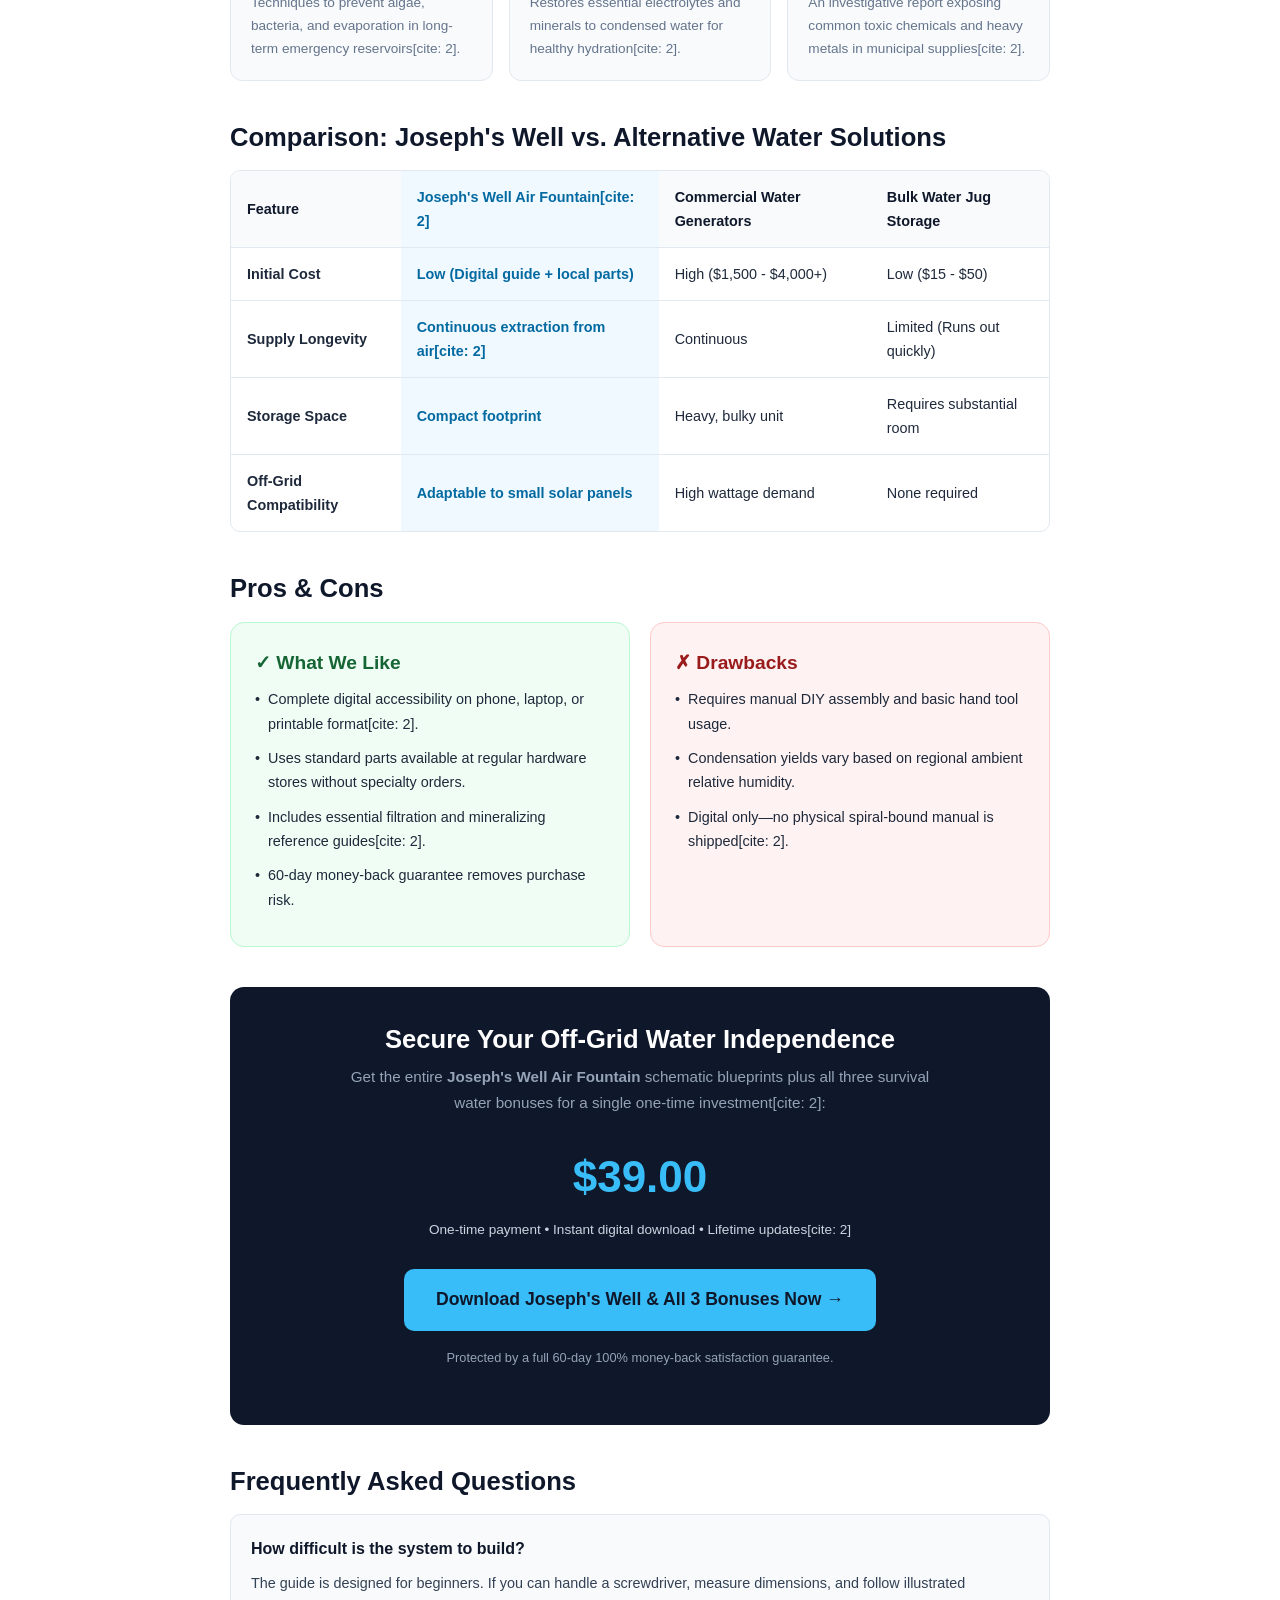
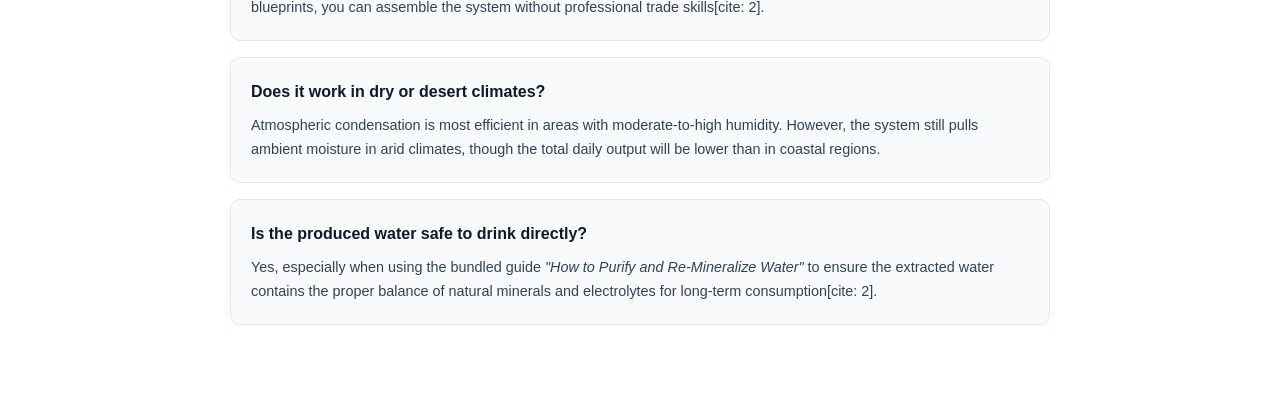
<file: html/josephWell.html>
<!DOCTYPE html>
<html lang="en">
<head>
  <meta charset="UTF-8">
  <meta name="viewport" content="width=device-width, initial-scale=1.0">
  <title>Joseph's Well Air Fountain Review | The Top Deals</title>
  <meta name="description" content="Explore our Joseph's Well Air Fountain review, including how the DIY water guide is presented, its included resources, comparisons, pros, and cons.">
  <meta name="robots" content="index, follow">
  <meta name="theme-color" content="#f8fafc">
  <link rel="canonical" href="https://theTopDeals.top/blog/josephs-well-air-fountain-review">
  <meta property="og:type" content="article">
  <meta property="og:site_name" content="The Top Deals">
  <meta property="og:title" content="Joseph's Well Air Fountain Review | The Top Deals">
  <meta property="og:description" content="Explore our Joseph's Well Air Fountain review, including how the DIY water guide is presented, its included resources, comparisons, pros, and cons.">
  <meta property="og:url" content="https://theTopDeals.top/blog/josephs-well-air-fountain-review">
  <meta property="og:image" content="https://theTopDeals.top/img/josephWell.webp">
  <meta property="og:image:alt" content="Joseph's Well Air Fountain digital guide bundle">
  <meta name="twitter:card" content="summary_large_image">
  <meta name="twitter:title" content="Joseph's Well Air Fountain Review | The Top Deals">
  <meta name="twitter:description" content="Explore our Joseph's Well Air Fountain review, including how the DIY water guide is presented, its included resources, comparisons, pros, and cons.">
  <meta name="twitter:image" content="https://theTopDeals.top/img/josephWell.webp">
  <link href="../css/joseph.css" rel="stylesheet">

  <!-- Schema.org Product Structured Data -->
  <script type="application/ld+json">
  {
    "@context": "https://schema.org/",
    "@type": "Product",
    "name": "Joseph's Well Air Fountain System",
    "brand": {
      "@type": "Brand",
      "name": "The Good Prepper"
    },
    "aggregateRating": {
      "@type": "AggregateRating",
      "ratingValue": "4.6",
      "reviewCount": "1840"
    },
    "offers": {
      "@type": "Offer",
      "priceCurrency": "USD",
      "price": "39.00",
      "availability": "https://schema.org/InStock",
      "url": "https://theTopDeals.top/blog/josephs-well-air-fountain-review"
    }
  }
  </script>

</head>
<body>

<article class="article-container">
  <!-- Post Header -->
  <header class="post-header">
    <span class="badge-category">Self-Reliance &amp; Emergency Prep</span>
    <h1 class="post-title">Joseph's Well Air Fountain Review: Reliable Off-Grid Water or Just Hype?[cite: 2]</h1>
    <div class="post-meta">
      <span>Published by <strong>The Fitness Hub Editorial Team</strong></span>
      <span>Updated: November 2026</span>
    </div>
    <div class="affiliate-disclosure">
      <strong>Affiliate Disclosure:</strong> If you purchase through our links, we may receive a small commission at no additional cost to you. We only review programs that meet practical self-reliance standards.
    </div>
  </header>

  <!-- Quick Verdict Hero Card -->
  <section class="verdict-card">
    <div class="verdict-header">
      <span class="tag-verdict">Quick Verdict</span>
      <span class="rating-stars">★★★★½ (4.6/5 - Water Security Choice)</span>
    </div>
    <p class="verdict-text">
      <strong>Joseph's Well Air Fountain</strong> by <strong>The Good Prepper</strong> provides clear, step-by-step blueprints for building an atmospheric water generator from everyday, accessible parts[cite: 2]. For anyone seeking independent drinking water during utility outages or droughts, this DIY system cuts commercial water-generator costs by over 80%.
    </p>
    <div class="specs-grid">
      <div class="spec-item">
        <span class="spec-label">Format</span>
        <span class="spec-val">Digital Blueprint[cite: 2]</span>
      </div>
      <div class="spec-item">
        <span class="spec-label">Creator</span>
        <span class="spec-val">The Good Prepper[cite: 2]</span>
      </div>
      <div class="spec-item">
        <span class="spec-label">Bonus Guides</span>
        <span class="spec-val">3 Included[cite: 2]</span>
      </div>
      <div class="spec-item">
        <span class="spec-label">Guarantee</span>
        <span class="spec-val">60 Days</span>
      </div>
    </div>
    <a href="https://uswaterrevolution.com/#aff=Shivamjiwal004" rel="sponsored nofollow noopener" target="_blank" class="btn btn-primary">
      Get Instant Access to the Joseph's Well Blueprints &rarr;
    </a>
  </section>

  <!-- Section 1: The Problem -->
  <section>
    <h2>The Vulnerability of Municipal Water Supplies</h2>
    <p>
      In any natural disaster, power grid collapse, or infrastructure emergency, tap water is the first critical utility to fail or become contaminated. Storing plastic jugs only provides a brief safety net, and commercial atmospheric water generators frequently cost upwards of $2,000 to $5,000.
    </p>
    <p>
      The <strong>Joseph's Well Air Fountain</strong> system addresses this risk by demonstrating how to extract clean moisture directly from the atmosphere on a modest budget, producing an ongoing emergency water supply on demand[cite: 2].
    </p>
  </section>

  <!-- Section 2: What is Included -->
  <section>
    <h2>What Is Joseph's Well Air Fountain System?</h2>
    <p>
      Published by <strong>The Good Prepper</strong>, this complete digital program is accessible across desktop, tablet, and mobile devices[cite: 2]. It translates the physics of atmospheric condensation into an approachable DIY assembly plan using basic components available at local hardware stores.
    </p>

    <h3>What's Inside the Core Package:</h3>
    <ul class="bullet-list">
      <li><strong>Complete Blueprints &amp; Build Video:</strong> Illustrated schematics detailing every pipe, fan, and condensation chamber component.</li>
      <li><strong>Parts &amp; Tool Checklist:</strong> Specific, budget-friendly hardware recommendations to avoid overspending.</li>
      <li><strong>Troubleshooting &amp; Tuning Guide:</strong> Step-by-step instructions to maximize daily water yield across dry and humid climates.</li>
    </ul>

    <h3>Included Bonus Guides[cite: 2]</h3>
    <div class="bonus-container">
      <div class="bonus-box">
        <span class="bonus-tag">Bonus 1</span>
        <h4 class="bonus-title">How to Store and Secure Your Water Reserve[cite: 2]</h4>
        <p class="bonus-desc">Techniques to prevent algae, bacteria, and evaporation in long-term emergency reservoirs[cite: 2].</p>
      </div>
      <div class="bonus-box">
        <span class="bonus-tag">Bonus 2</span>
        <h4 class="bonus-title">How to Purify and Re-Mineralize Water[cite: 2]</h4>
        <p class="bonus-desc">Restores essential electrolytes and minerals to condensed water for healthy hydration[cite: 2].</p>
      </div>
      <div class="bonus-box">
        <span class="bonus-tag">Bonus 3</span>
        <h4 class="bonus-title">The Deadly Agents Hidden in Your Water[cite: 2]</h4>
        <p class="bonus-desc">An investigative report exposing common toxic chemicals and heavy metals in municipal supplies[cite: 2].</p>
      </div>
    </div>
  </section>

  <!-- Section 3: Comparison Table -->
  <section>
    <h2>Comparison: Joseph's Well vs. Alternative Water Solutions</h2>
    <div class="table-wrapper">
      <table>
        <thead>
          <tr>
            <th>Feature</th>
            <th class="highlight-col">Joseph's Well Air Fountain[cite: 2]</th>
            <th>Commercial Water Generators</th>
            <th>Bulk Water Jug Storage</th>
          </tr>
        </thead>
        <tbody>
          <tr>
            <td><strong>Initial Cost</strong></td>
            <td class="highlight-col">Low (Digital guide + local parts)</td>
            <td>High ($1,500 - $4,000+)</td>
            <td>Low ($15 - $50)</td>
          </tr>
          <tr>
            <td><strong>Supply Longevity</strong></td>
            <td class="highlight-col">Continuous extraction from air[cite: 2]</td>
            <td>Continuous</td>
            <td>Limited (Runs out quickly)</td>
          </tr>
          <tr>
            <td><strong>Storage Space</strong></td>
            <td class="highlight-col">Compact footprint</td>
            <td>Heavy, bulky unit</td>
            <td>Requires substantial room</td>
          </tr>
          <tr>
            <td><strong>Off-Grid Compatibility</strong></td>
            <td class="highlight-col">Adaptable to small solar panels</td>
            <td>High wattage demand</td>
            <td>None required</td>
          </tr>
        </tbody>
      </table>
    </div>
  </section>

  <!-- Section 4: Pros & Cons -->
  <section>
    <h2>Pros &amp; Cons</h2>
    <div class="pros-cons-grid">
      <div class="box-card pros-card">
        <h3>&#10003; What We Like</h3>
        <ul class="item-list">
          <li><span>&bull;</span> Complete digital accessibility on phone, laptop, or printable format[cite: 2].</li>
          <li><span>&bull;</span> Uses standard parts available at regular hardware stores without specialty orders.</li>
          <li><span>&bull;</span> Includes essential filtration and mineralizing reference guides[cite: 2].</li>
          <li><span>&bull;</span> 60-day money-back guarantee removes purchase risk.</li>
        </ul>
      </div>
      <div class="box-card cons-card">
        <h3>&#10007; Drawbacks</h3>
        <ul class="item-list">
          <li><span>&bull;</span> Requires manual DIY assembly and basic hand tool usage.</li>
          <li><span>&bull;</span> Condensation yields vary based on regional ambient relative humidity.</li>
          <li><span>&bull;</span> Digital only—no physical spiral-bound manual is shipped[cite: 2].</li>
        </ul>
      </div>
    </div>
  </section>

  <!-- Section 5: Pricing Card -->
  <section class="pricing-card-wrapper">
    <h2>Secure Your Off-Grid Water Independence</h2>
    <p class="pricing-intro">
      Get the entire <strong>Joseph's Well Air Fountain</strong> schematic blueprints plus all three survival water bonuses for a single one-time investment[cite: 2]:
    </p>
    <div class="price-tag">$39.00</div>
    <span class="price-sub">One-time payment &bull; Instant digital download &bull; Lifetime updates[cite: 2]</span>

    <div>
      <a href="https://uswaterrevolution.com/#aff=Shivamjiwal004" rel="sponsored nofollow noopener" target="_blank" class="btn btn-accent">
        Download Joseph's Well &amp; All 3 Bonuses Now &rarr;
      </a>
      <p class="guarantee-note">Protected by a full 60-day 100% money-back satisfaction guarantee.</p>
    </div>
  </section>

  <!-- Section 6: FAQ -->
  <section>
    <h2>Frequently Asked Questions</h2>
    <div class="faq-item">
      <h3 class="faq-question">How difficult is the system to build?</h3>
      <p class="faq-answer">The guide is designed for beginners. If you can handle a screwdriver, measure dimensions, and follow illustrated blueprints, you can assemble the system without professional trade skills[cite: 2].</p>
    </div>
    <div class="faq-item">
      <h3 class="faq-question">Does it work in dry or desert climates?</h3>
      <p class="faq-answer">Atmospheric condensation is most efficient in areas with moderate-to-high humidity. However, the system still pulls ambient moisture in arid climates, though the total daily output will be lower than in coastal regions.</p>
    </div>
    <div class="faq-item">
      <h3 class="faq-question">Is the produced water safe to drink directly?</h3>
      <p class="faq-answer">Yes, especially when using the bundled guide <em>"How to Purify and Re-Mineralize Water"</em> to ensure the extracted water contains the proper balance of natural minerals and electrolytes for long-term consumption[cite: 2].</p>
    </div>
  </section>
</article>
</body>
</html>
</file>
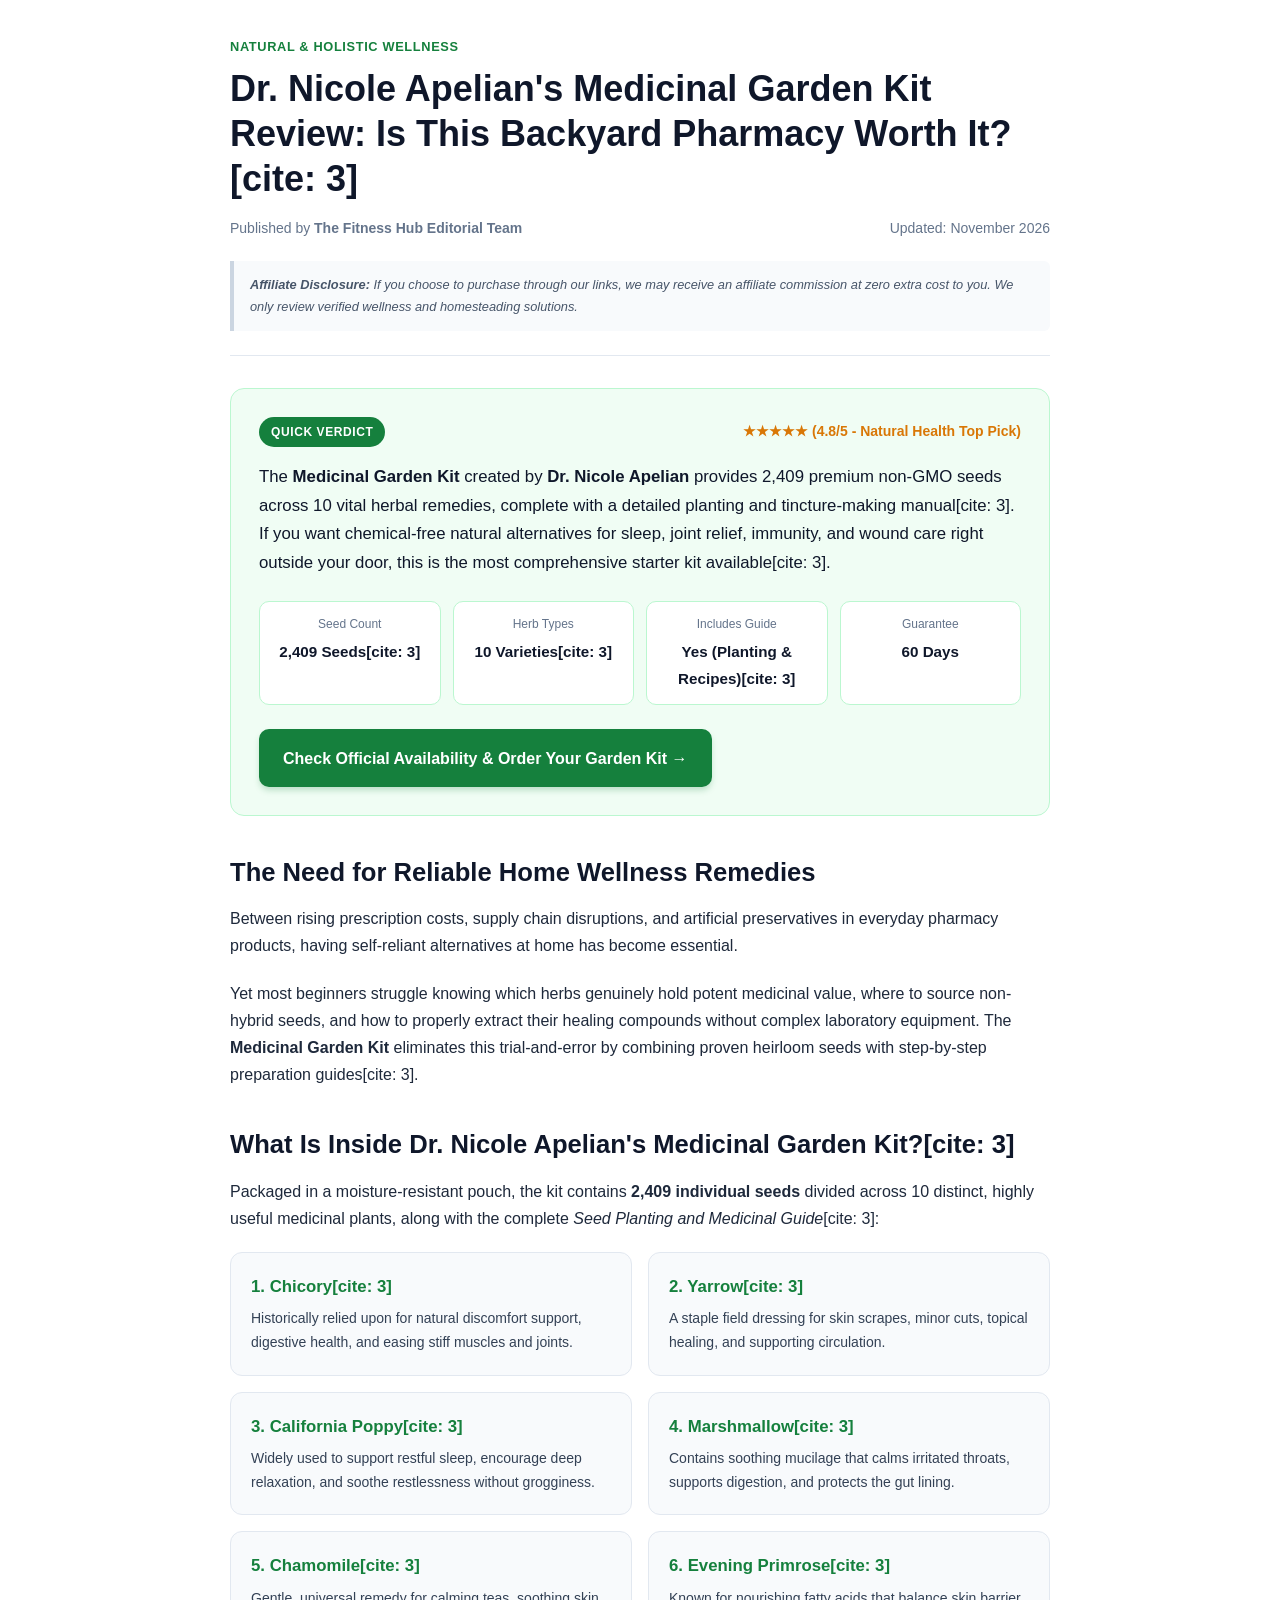
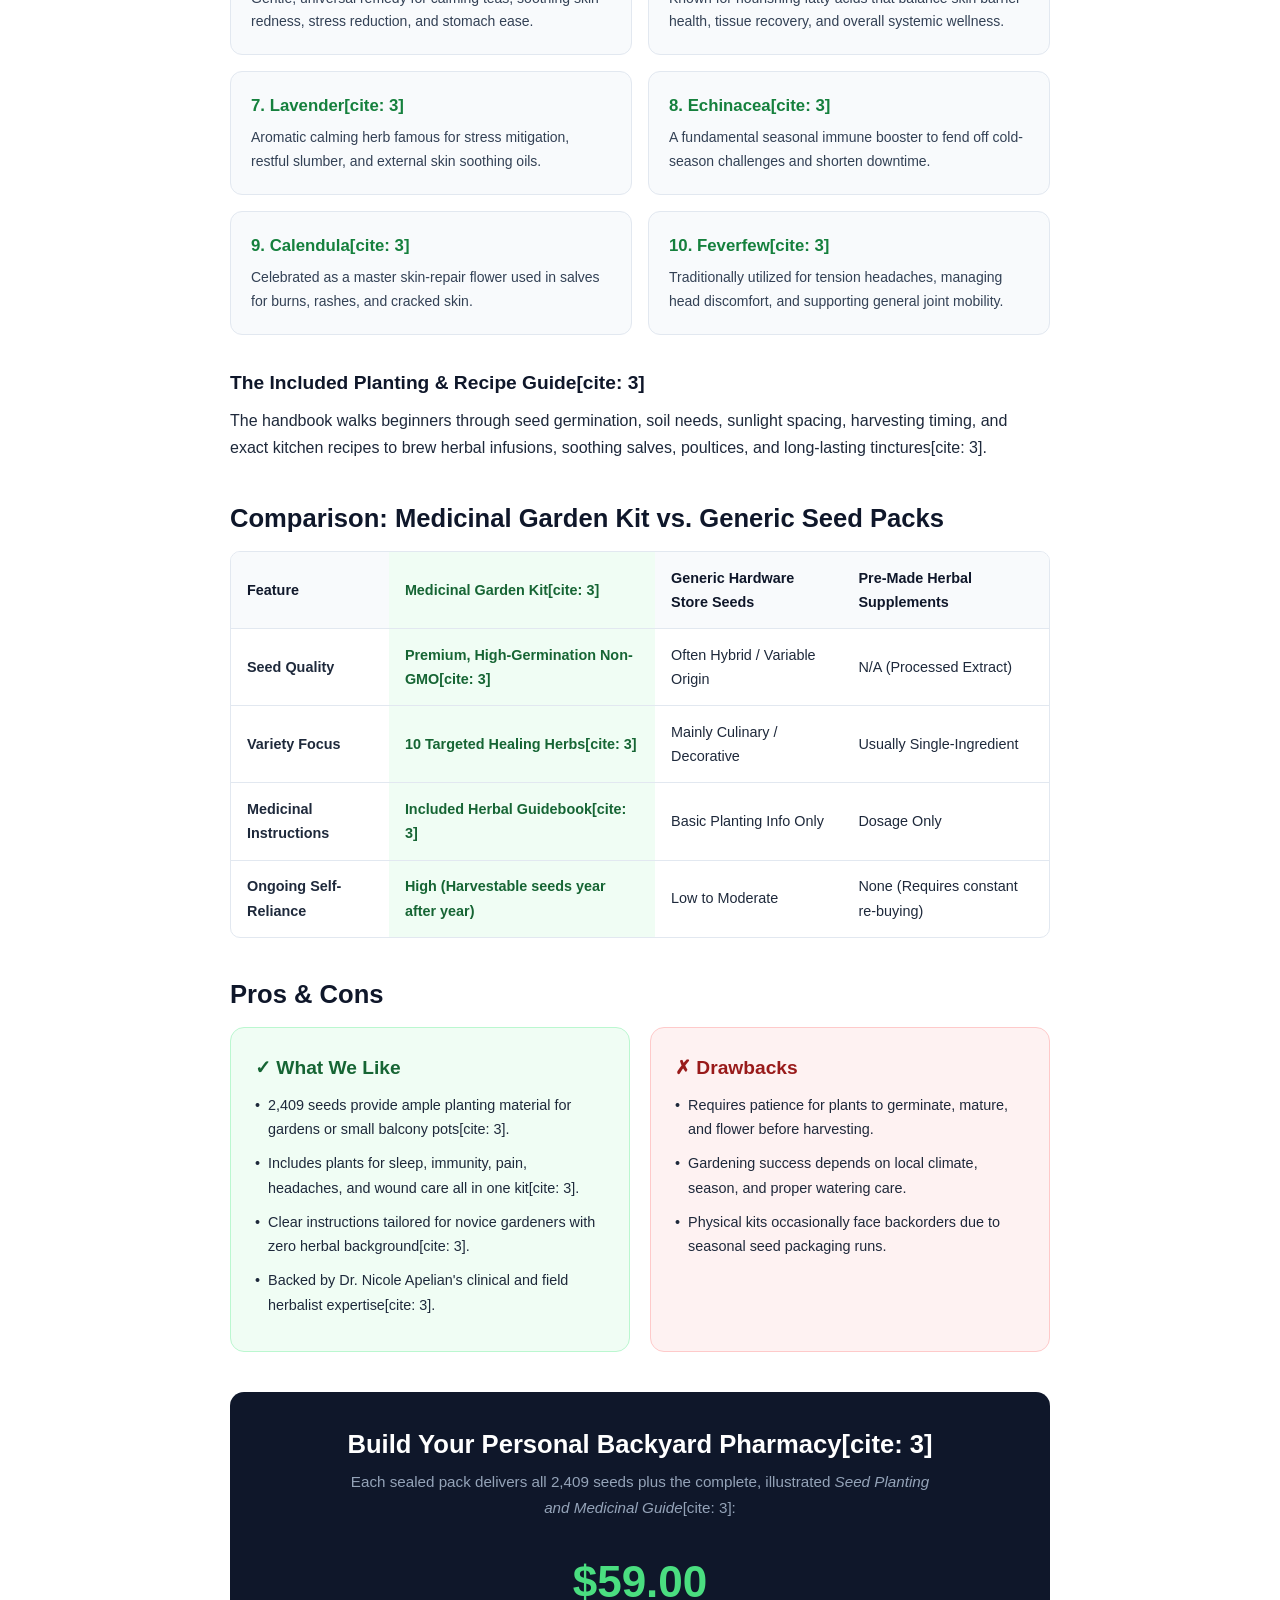
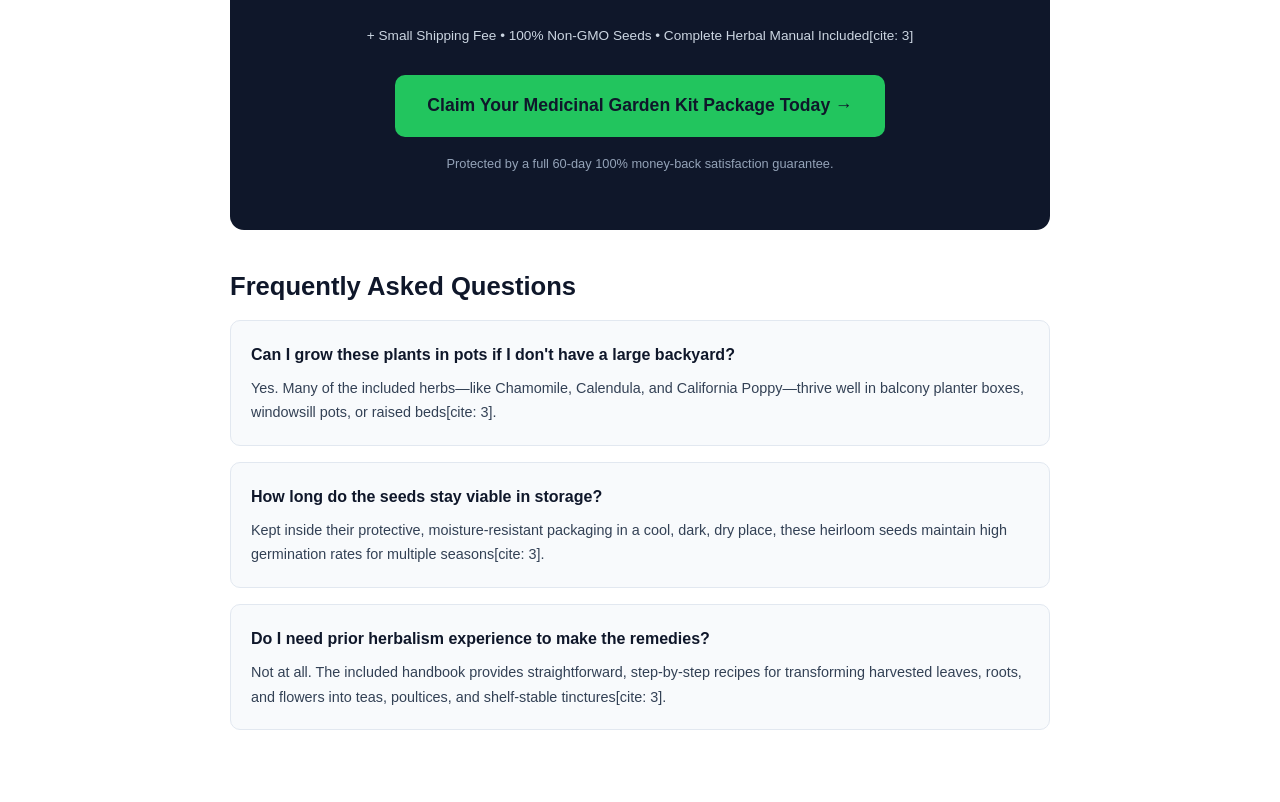
<file: html/medicalGardenKit.html>
<!DOCTYPE html>
<html lang="en">
<head>
  <meta charset="UTF-8">
  <meta name="viewport" content="width=device-width, initial-scale=1.0">
  <title>Medicinal Garden Kit Review | The Top Deals</title>
  <meta name="description" content="Read our Medicinal Garden Kit review, covering the included seed varieties and planting guide, product details, pros, and cons.">
  <meta name="robots" content="index, follow">
  <meta name="theme-color" content="#f8fafc">
  <link rel="canonical" href="https://theTopDeals.top/blog/medicinal-garden-kit-review">
  <meta property="og:type" content="article">
  <meta property="og:site_name" content="The Top Deals">
  <meta property="og:title" content="Medicinal Garden Kit Review | The Top Deals">
  <meta property="og:description" content="Read our Medicinal Garden Kit review, covering the included seed varieties and planting guide, product details, pros, and cons.">
  <meta property="og:url" content="https://theTopDeals.top/blog/medicinal-garden-kit-review">
  <meta property="og:image" content="https://theTopDeals.top/img/MedicalGardenKit.webp">
  <meta property="og:image:alt" content="Medicinal Garden Kit seed packet">
  <meta name="twitter:card" content="summary_large_image">
  <meta name="twitter:title" content="Medicinal Garden Kit Review | The Top Deals">
  <meta name="twitter:description" content="Read our Medicinal Garden Kit review, covering the included seed varieties and planting guide, product details, pros, and cons.">
  <meta name="twitter:image" content="https://theTopDeals.top/img/MedicalGardenKit.webp">
  <link href="../css/medicalGarden.css" rel="stylesheet">

  <!-- Schema.org Product Structured Data -->
  <script type="application/ld+json">
  {
    "@context": "https://schema.org/",
    "@type": "Product",
    "name": "Medicinal Garden Kit",
    "brand": {
      "@type": "Brand",
      "name": "Dr. Nicole Apelian"
    },
    "aggregateRating": {
      "@type": "AggregateRating",
      "ratingValue": "4.8",
      "reviewCount": "2410"
    },
    "offers": {
      "@type": "Offer",
      "priceCurrency": "USD",
      "price": "59.00",
      "availability": "https://schema.org/InStock",
      "url": "https://theTopDeals.top/blog/medicinal-garden-kit-review"
    }
  }
  </script>

</head>
<body>

<article class="article-container">
  <!-- Post Header -->
  <header class="post-header">
    <span class="badge-category">Natural &amp; Holistic Wellness</span>
    <h1 class="post-title">Dr. Nicole Apelian's Medicinal Garden Kit Review: Is This Backyard Pharmacy Worth It?[cite: 3]</h1>
    <div class="post-meta">
      <span>Published by <strong>The Fitness Hub Editorial Team</strong></span>
      <span>Updated: November 2026</span>
    </div>
    <div class="affiliate-disclosure">
      <strong>Affiliate Disclosure:</strong> If you choose to purchase through our links, we may receive an affiliate commission at zero extra cost to you. We only review verified wellness and homesteading solutions.
    </div>
  </header>

  <!-- Quick Verdict Hero Card -->
  <section class="verdict-card">
    <div class="verdict-header">
      <span class="tag-verdict">Quick Verdict</span>
      <span class="rating-stars">★★★★★ (4.8/5 - Natural Health Top Pick)</span>
    </div>
    <p class="verdict-text">
      The <strong>Medicinal Garden Kit</strong> created by <strong>Dr. Nicole Apelian</strong> provides 2,409 premium non-GMO seeds across 10 vital herbal remedies, complete with a detailed planting and tincture-making manual[cite: 3]. If you want chemical-free natural alternatives for sleep, joint relief, immunity, and wound care right outside your door, this is the most comprehensive starter kit available[cite: 3].
    </p>
    <div class="specs-grid">
      <div class="spec-item">
        <span class="spec-label">Seed Count</span>
        <span class="spec-val">2,409 Seeds[cite: 3]</span>
      </div>
      <div class="spec-item">
        <span class="spec-label">Herb Types</span>
        <span class="spec-val">10 Varieties[cite: 3]</span>
      </div>
      <div class="spec-item">
        <span class="spec-label">Includes Guide</span>
        <span class="spec-val">Yes (Planting &amp; Recipes)[cite: 3]</span>
      </div>
      <div class="spec-item">
        <span class="spec-label">Guarantee</span>
        <span class="spec-val">60 Days</span>
      </div>
    </div>
    <a href="https://medicinalseedkit.com/kit/#aff=Shivamjiwal004" rel="sponsored nofollow noopener" target="_blank" class="btn btn-primary">
      Check Official Availability &amp; Order Your Garden Kit &rarr;
    </a>
  </section>

  <!-- Section 1: The Problem -->
  <section>
    <h2>The Need for Reliable Home Wellness Remedies</h2>
    <p>
      Between rising prescription costs, supply chain disruptions, and artificial preservatives in everyday pharmacy products, having self-reliant alternatives at home has become essential.
    </p>
    <p>
      Yet most beginners struggle knowing which herbs genuinely hold potent medicinal value, where to source non-hybrid seeds, and how to properly extract their healing compounds without complex laboratory equipment. The <strong>Medicinal Garden Kit</strong> eliminates this trial-and-error by combining proven heirloom seeds with step-by-step preparation guides[cite: 3].
    </p>
  </section>

  <!-- Section 2: What's Inside the Kit -->
  <section>
    <h2>What Is Inside Dr. Nicole Apelian's Medicinal Garden Kit?[cite: 3]</h2>
    <p>
      Packaged in a moisture-resistant pouch, the kit contains <strong>2,409 individual seeds</strong> divided across 10 distinct, highly useful medicinal plants, along with the complete <em>Seed Planting and Medicinal Guide</em>[cite: 3]:
    </p>

    <div class="plants-grid">
      <div class="plant-card">
        <div class="plant-name">1. Chicory[cite: 3]</div>
        <p class="plant-use">Historically relied upon for natural discomfort support, digestive health, and easing stiff muscles and joints.</p>
      </div>
      <div class="plant-card">
        <div class="plant-name">2. Yarrow[cite: 3]</div>
        <p class="plant-use">A staple field dressing for skin scrapes, minor cuts, topical healing, and supporting circulation.</p>
      </div>
      <div class="plant-card">
        <div class="plant-name">3. California Poppy[cite: 3]</div>
        <p class="plant-use">Widely used to support restful sleep, encourage deep relaxation, and soothe restlessness without grogginess.</p>
      </div>
      <div class="plant-card">
        <div class="plant-name">4. Marshmallow[cite: 3]</div>
        <p class="plant-use">Contains soothing mucilage that calms irritated throats, supports digestion, and protects the gut lining.</p>
      </div>
      <div class="plant-card">
        <div class="plant-name">5. Chamomile[cite: 3]</div>
        <p class="plant-use">Gentle, universal remedy for calming teas, soothing skin redness, stress reduction, and stomach ease.</p>
      </div>
      <div class="plant-card">
        <div class="plant-name">6. Evening Primrose[cite: 3]</div>
        <p class="plant-use">Known for nourishing fatty acids that balance skin barrier health, tissue recovery, and overall systemic wellness.</p>
      </div>
      <div class="plant-card">
        <div class="plant-name">7. Lavender[cite: 3]</div>
        <p class="plant-use">Aromatic calming herb famous for stress mitigation, restful slumber, and external skin soothing oils.</p>
      </div>
      <div class="plant-card">
        <div class="plant-name">8. Echinacea[cite: 3]</div>
        <p class="plant-use">A fundamental seasonal immune booster to fend off cold-season challenges and shorten downtime.</p>
      </div>
      <div class="plant-card">
        <div class="plant-name">9. Calendula[cite: 3]</div>
        <p class="plant-use">Celebrated as a master skin-repair flower used in salves for burns, rashes, and cracked skin.</p>
      </div>
      <div class="plant-card">
        <div class="plant-name">10. Feverfew[cite: 3]</div>
        <p class="plant-use">Traditionally utilized for tension headaches, managing head discomfort, and supporting general joint mobility.</p>
      </div>
    </div>

    <h3>The Included Planting &amp; Recipe Guide[cite: 3]</h3>
    <p>
      The handbook walks beginners through seed germination, soil needs, sunlight spacing, harvesting timing, and exact kitchen recipes to brew herbal infusions, soothing salves, poultices, and long-lasting tinctures[cite: 3].
    </p>
  </section>

  <!-- Section 3: Comparison Table -->
  <section>
    <h2>Comparison: Medicinal Garden Kit vs. Generic Seed Packs</h2>
    <div class="table-wrapper">
      <table>
        <thead>
          <tr>
            <th>Feature</th>
            <th class="highlight-col">Medicinal Garden Kit[cite: 3]</th>
            <th>Generic Hardware Store Seeds</th>
            <th>Pre-Made Herbal Supplements</th>
          </tr>
        </thead>
        <tbody>
          <tr>
            <td><strong>Seed Quality</strong></td>
            <td class="highlight-col">Premium, High-Germination Non-GMO[cite: 3]</td>
            <td>Often Hybrid / Variable Origin</td>
            <td>N/A (Processed Extract)</td>
          </tr>
          <tr>
            <td><strong>Variety Focus</strong></td>
            <td class="highlight-col">10 Targeted Healing Herbs[cite: 3]</td>
            <td>Mainly Culinary / Decorative</td>
            <td>Usually Single-Ingredient</td>
          </tr>
          <tr>
            <td><strong>Medicinal Instructions</strong></td>
            <td class="highlight-col">Included Herbal Guidebook[cite: 3]</td>
            <td>Basic Planting Info Only</td>
            <td>Dosage Only</td>
          </tr>
          <tr>
            <td><strong>Ongoing Self-Reliance</strong></td>
            <td class="highlight-col">High (Harvestable seeds year after year)</td>
            <td>Low to Moderate</td>
            <td>None (Requires constant re-buying)</td>
          </tr>
        </tbody>
      </table>
    </div>
  </section>

  <!-- Section 4: Pros & Cons -->
  <section>
    <h2>Pros &amp; Cons</h2>
    <div class="pros-cons-grid">
      <div class="box-card pros-card">
        <h3>&#10003; What We Like</h3>
        <ul class="item-list">
          <li><span>&bull;</span> 2,409 seeds provide ample planting material for gardens or small balcony pots[cite: 3].</li>
          <li><span>&bull;</span> Includes plants for sleep, immunity, pain, headaches, and wound care all in one kit[cite: 3].</li>
          <li><span>&bull;</span> Clear instructions tailored for novice gardeners with zero herbal background[cite: 3].</li>
          <li><span>&bull;</span> Backed by Dr. Nicole Apelian's clinical and field herbalist expertise[cite: 3].</li>
        </ul>
      </div>
      <div class="box-card cons-card">
        <h3>&#10007; Drawbacks</h3>
        <ul class="item-list">
          <li><span>&bull;</span> Requires patience for plants to germinate, mature, and flower before harvesting.</li>
          <li><span>&bull;</span> Gardening success depends on local climate, season, and proper watering care.</li>
          <li><span>&bull;</span> Physical kits occasionally face backorders due to seasonal seed packaging runs.</li>
        </ul>
      </div>
    </div>
  </section>

  <!-- Section 5: Pricing Card -->
  <section class="pricing-card-wrapper">
    <h2>Build Your Personal Backyard Pharmacy[cite: 3]</h2>
    <p class="pricing-intro">
      Each sealed pack delivers all 2,409 seeds plus the complete, illustrated <em>Seed Planting and Medicinal Guide</em>[cite: 3]:
    </p>
    <div class="price-tag">$59.00</div>
    <span class="price-sub">+ Small Shipping Fee &bull; 100% Non-GMO Seeds &bull; Complete Herbal Manual Included[cite: 3]</span>

    <div>
      <a href="https://medicinalseedkit.com/kit/#aff=Shivamjiwal004" rel="sponsored nofollow noopener" target="_blank" class="btn btn-accent">
        Claim Your Medicinal Garden Kit Package Today &rarr;
      </a>
      <p class="guarantee-note">Protected by a full 60-day 100% money-back satisfaction guarantee.</p>
    </div>
  </section>

  <!-- Section 6: FAQ -->
  <section>
    <h2>Frequently Asked Questions</h2>
    <div class="faq-item">
      <h3 class="faq-question">Can I grow these plants in pots if I don't have a large backyard?</h3>
      <p class="faq-answer">Yes. Many of the included herbs—like Chamomile, Calendula, and California Poppy—thrive well in balcony planter boxes, windowsill pots, or raised beds[cite: 3].</p>
    </div>
    <div class="faq-item">
      <h3 class="faq-question">How long do the seeds stay viable in storage?</h3>
      <p class="faq-answer">Kept inside their protective, moisture-resistant packaging in a cool, dark, dry place, these heirloom seeds maintain high germination rates for multiple seasons[cite: 3].</p>
    </div>
    <div class="faq-item">
      <h3 class="faq-question">Do I need prior herbalism experience to make the remedies?</h3>
      <p class="faq-answer">Not at all. The included handbook provides straightforward, step-by-step recipes for transforming harvested leaves, roots, and flowers into teas, poultices, and shelf-stable tinctures[cite: 3].</p>
    </div>
  </section>
</article>
</body>
</html>
</file>
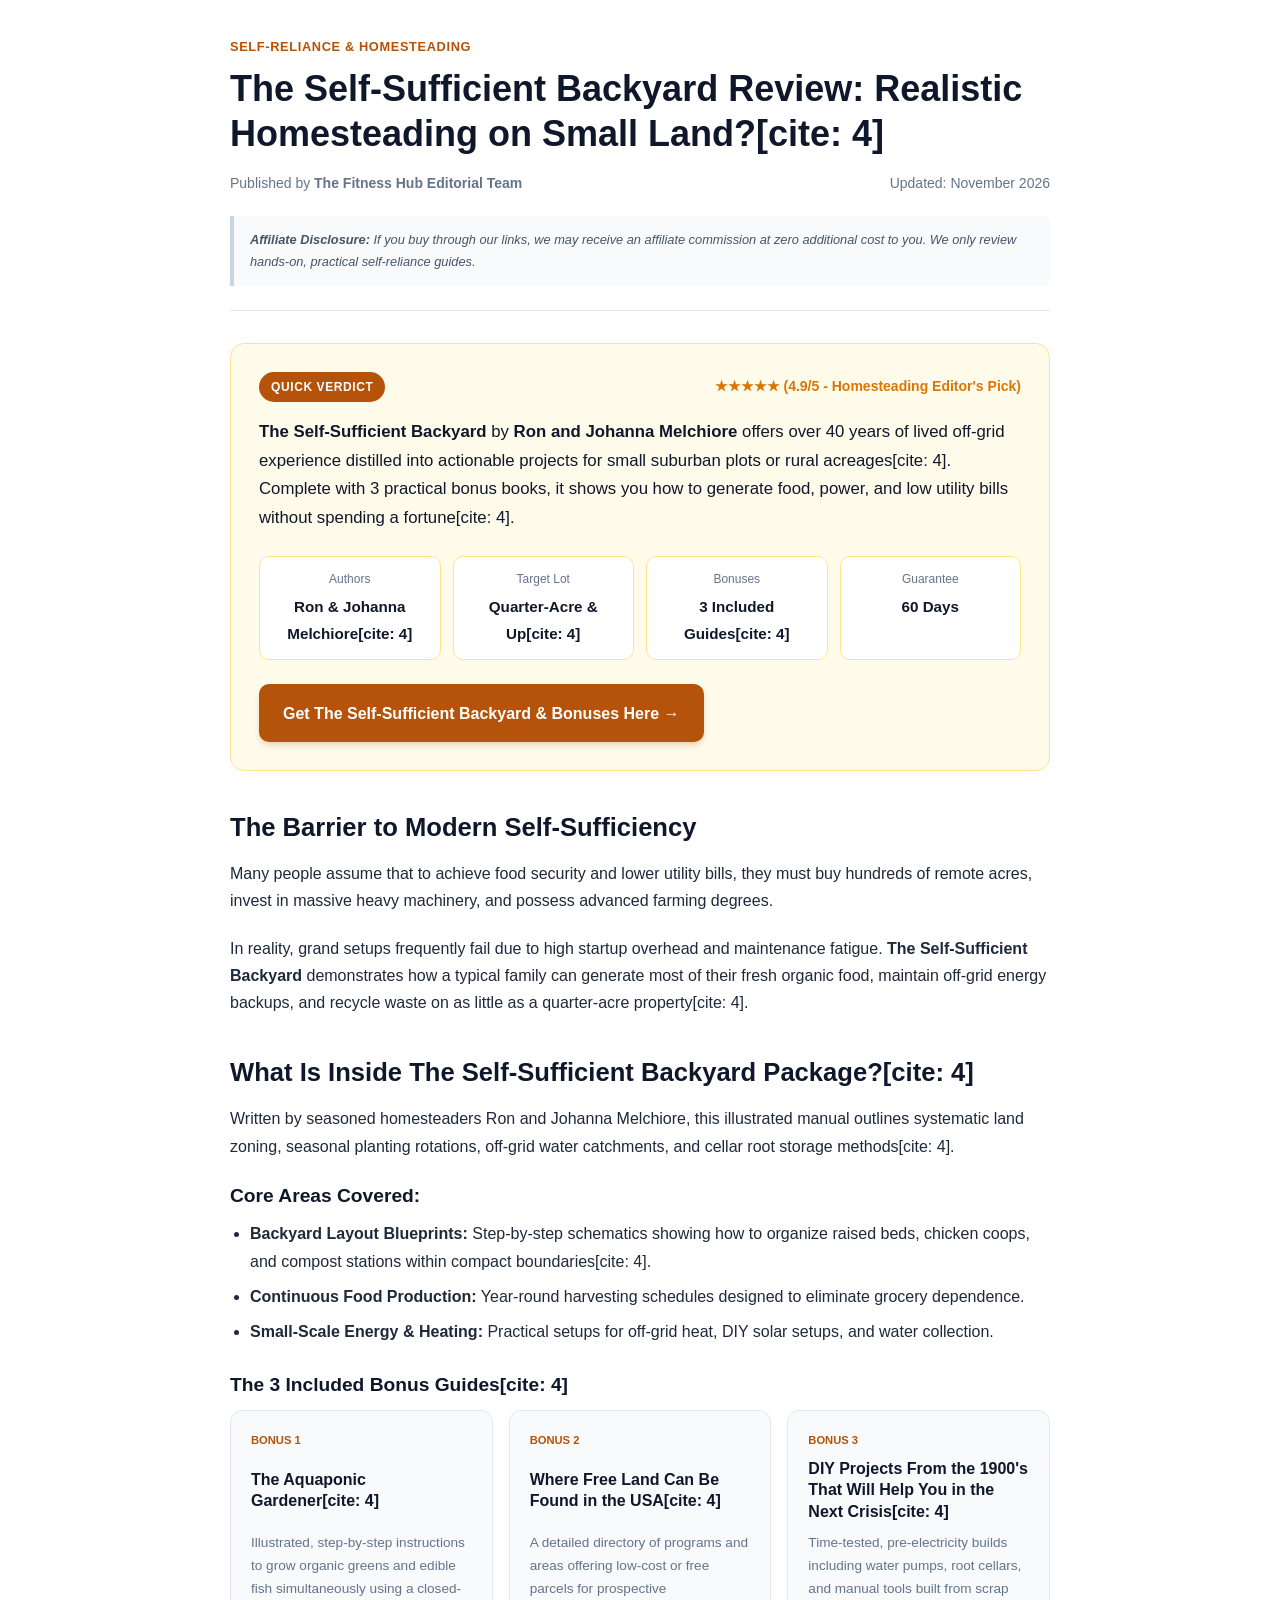
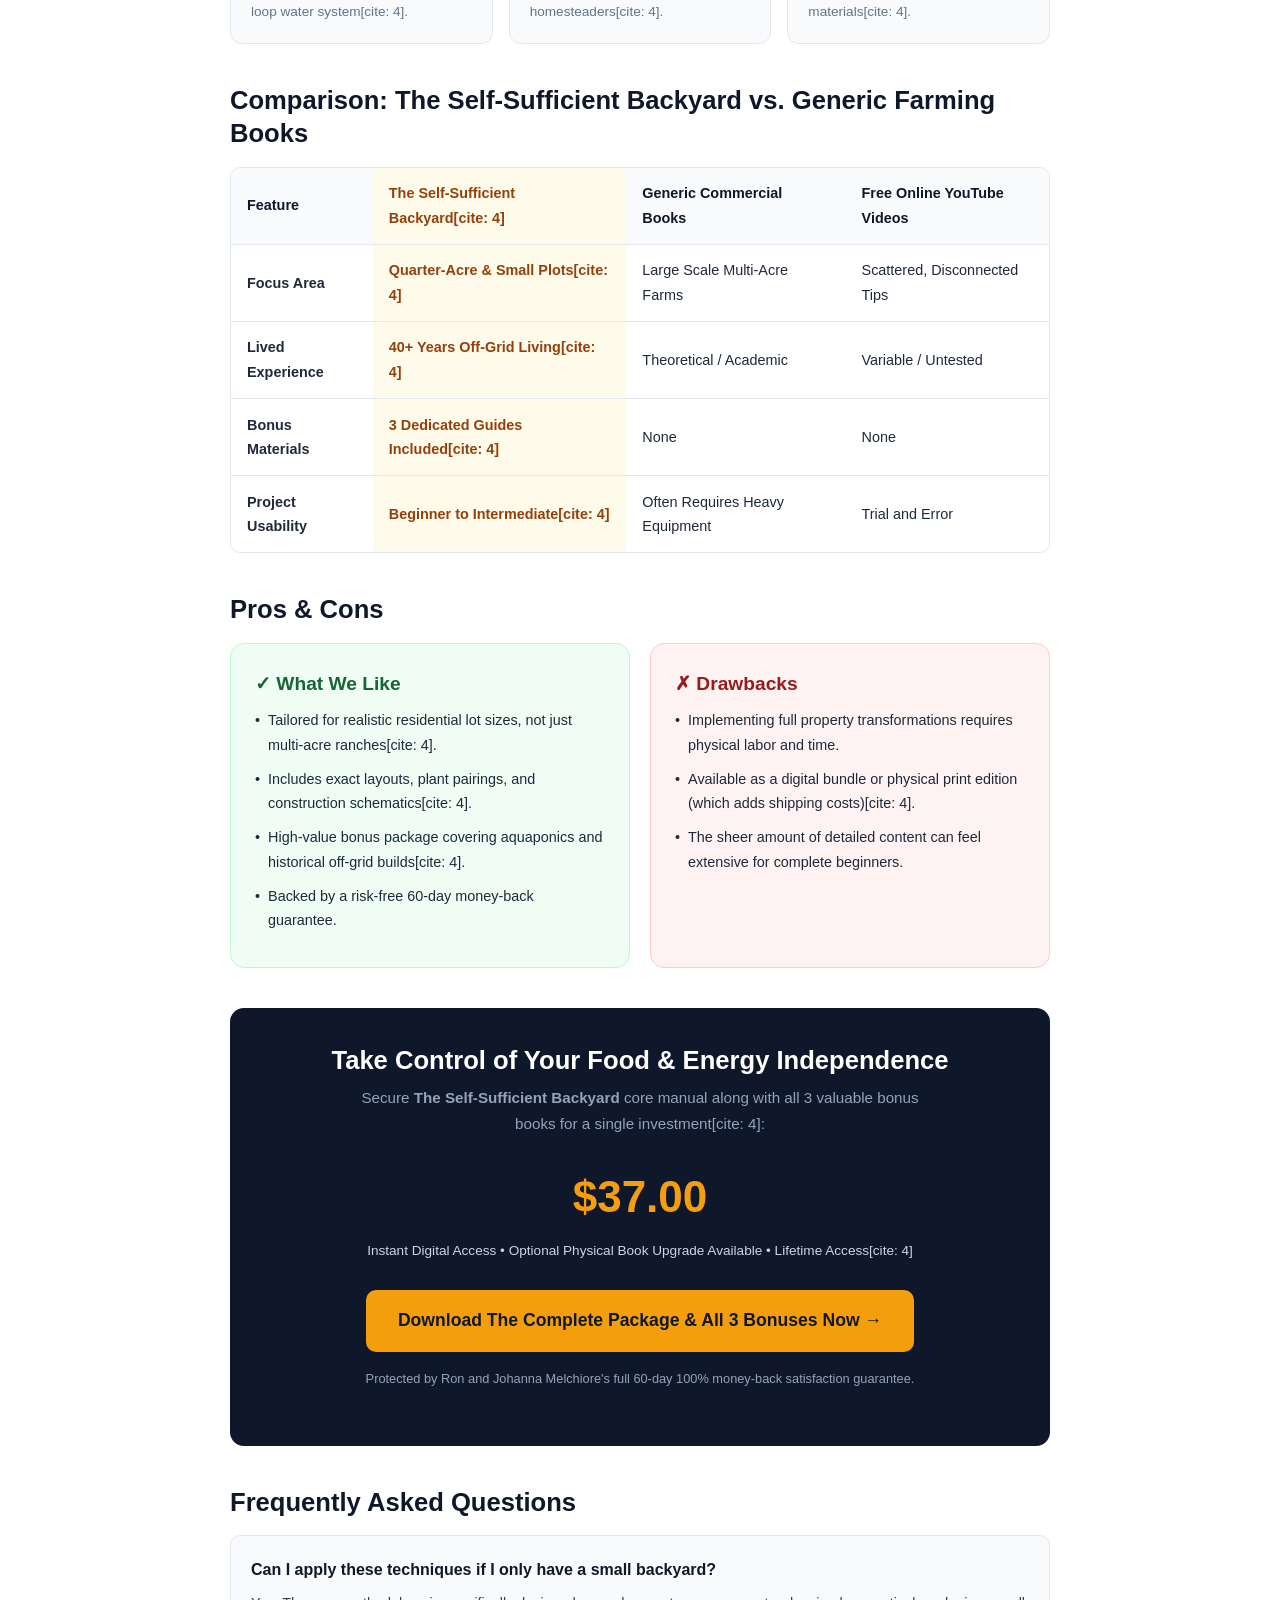
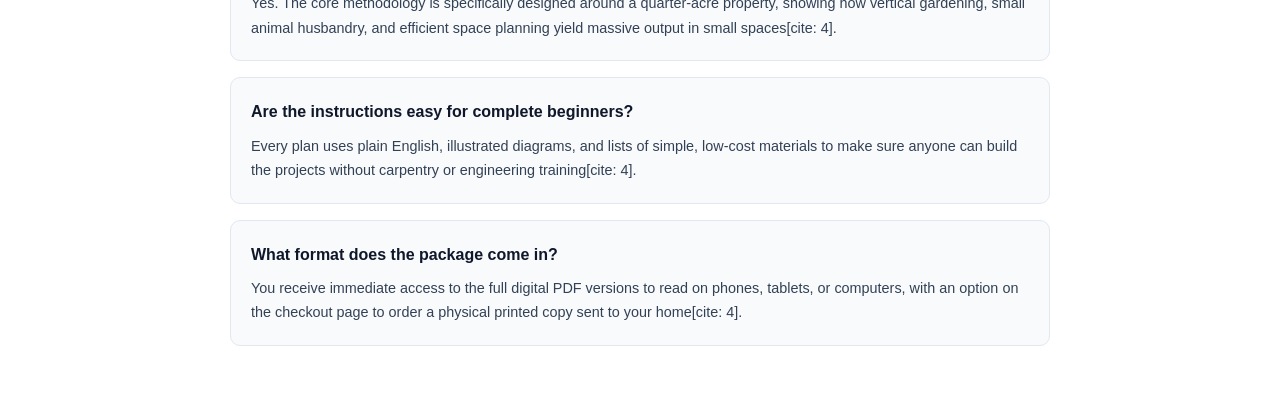
<file: html/selfSufficientYard.html>
<!DOCTYPE html>
<html lang="en">
<head>
  <meta charset="UTF-8">
  <meta name="viewport" content="width=device-width, initial-scale=1.0">
  <title>Self-Sufficient Backyard Review | The Top Deals</title>
  <meta name="description" content="Explore our review of The Self-Sufficient Backyard, including its homesteading topics, included resources, suitability for small plots, pros, and cons.">
  <meta name="robots" content="index, follow">
  <meta name="theme-color" content="#f8fafc">
  <link rel="canonical" href="https://theTopDeals.top/blog/self-sufficient-backyard-review">
  <meta property="og:type" content="article">
  <meta property="og:site_name" content="The Top Deals">
  <meta property="og:title" content="Self-Sufficient Backyard Review | The Top Deals">
  <meta property="og:description" content="Explore our review of The Self-Sufficient Backyard, including its homesteading topics, included resources, suitability for small plots, pros, and cons.">
  <meta property="og:url" content="https://theTopDeals.top/blog/self-sufficient-backyard-review">
  <meta property="og:image" content="https://theTopDeals.top/img/SelfSufficientYard.webp">
  <meta property="og:image:alt" content="The Self-Sufficient Backyard homesteading guide and included digital books">
  <meta name="twitter:card" content="summary_large_image">
  <meta name="twitter:title" content="Self-Sufficient Backyard Review | The Top Deals">
  <meta name="twitter:description" content="Explore our review of The Self-Sufficient Backyard, including its homesteading topics, included resources, suitability for small plots, pros, and cons.">
  <meta name="twitter:image" content="https://theTopDeals.top/img/SelfSufficientYard.webp">
  <link href="../css/selfSufficientYard.css" rel="stylesheet">

  <!-- Schema.org Product Structured Data -->
  <script type="application/ld+json">
  {
    "@context": "https://schema.org/",
    "@type": "Product",
    "name": "The Self-Sufficient Backyard",
    "brand": {
      "@type": "Brand",
      "name": "Ron and Johanna Melchiore"
    },
    "aggregateRating": {
      "@type": "AggregateRating",
      "ratingValue": "4.9",
      "reviewCount": "2180"
    },
    "offers": {
      "@type": "Offer",
      "priceCurrency": "USD",
      "price": "37.00",
      "availability": "https://schema.org/InStock",
      "url": "https://theTopDeals.top/blog/self-sufficient-backyard-review"
    }
  }
  </script>
</head>
<body>

<article class="article-container">
  <!-- Post Header -->
  <header class="post-header">
    <span class="badge-category">Self-Reliance &amp; Homesteading</span>
    <h1 class="post-title">The Self-Sufficient Backyard Review: Realistic Homesteading on Small Land?[cite: 4]</h1>
    <div class="post-meta">
      <span>Published by <strong>The Fitness Hub Editorial Team</strong></span>
      <span>Updated: November 2026</span>
    </div>
    <div class="affiliate-disclosure">
      <strong>Affiliate Disclosure:</strong> If you buy through our links, we may receive an affiliate commission at zero additional cost to you. We only review hands-on, practical self-reliance guides.
    </div>
  </header>

  <!-- Quick Verdict Hero Card -->
  <section class="verdict-card">
    <div class="verdict-header">
      <span class="tag-verdict">Quick Verdict</span>
      <span class="rating-stars">★★★★★ (4.9/5 - Homesteading Editor's Pick)</span>
    </div>
    <p class="verdict-text">
      <strong>The Self-Sufficient Backyard</strong> by <strong>Ron and Johanna Melchiore</strong> offers over 40 years of lived off-grid experience distilled into actionable projects for small suburban plots or rural acreages[cite: 4]. Complete with 3 practical bonus books, it shows you how to generate food, power, and low utility bills without spending a fortune[cite: 4].
    </p>
    <div class="specs-grid">
      <div class="spec-item">
        <span class="spec-label">Authors</span>
        <span class="spec-val">Ron &amp; Johanna Melchiore[cite: 4]</span>
      </div>
      <div class="spec-item">
        <span class="spec-label">Target Lot</span>
        <span class="spec-val">Quarter-Acre &amp; Up[cite: 4]</span>
      </div>
      <div class="spec-item">
        <span class="spec-label">Bonuses</span>
        <span class="spec-val">3 Included Guides[cite: 4]</span>
      </div>
      <div class="spec-item">
        <span class="spec-label">Guarantee</span>
        <span class="spec-val">60 Days</span>
      </div>
    </div>
    <a href="https://independentbackyard.com/my-book/#aff=Shivamjiwal004" rel="sponsored nofollow noopener" target="_blank" class="btn btn-primary">
      Get The Self-Sufficient Backyard &amp; Bonuses Here &rarr;
    </a>
  </section>

  <!-- Section 1: The Problem -->
  <section>
    <h2>The Barrier to Modern Self-Sufficiency</h2>
    <p>
      Many people assume that to achieve food security and lower utility bills, they must buy hundreds of remote acres, invest in massive heavy machinery, and possess advanced farming degrees.
    </p>
    <p>
      In reality, grand setups frequently fail due to high startup overhead and maintenance fatigue. <strong>The Self-Sufficient Backyard</strong> demonstrates how a typical family can generate most of their fresh organic food, maintain off-grid energy backups, and recycle waste on as little as a quarter-acre property[cite: 4].
    </p>
  </section>

  <!-- Section 2: What's Inside the Guide -->
  <section>
    <h2>What Is Inside The Self-Sufficient Backyard Package?[cite: 4]</h2>
    <p>
      Written by seasoned homesteaders Ron and Johanna Melchiore, this illustrated manual outlines systematic land zoning, seasonal planting rotations, off-grid water catchments, and cellar root storage methods[cite: 4].
    </p>

    <h3>Core Areas Covered:</h3>
    <ul class="bullet-list">
      <li><strong>Backyard Layout Blueprints:</strong> Step-by-step schematics showing how to organize raised beds, chicken coops, and compost stations within compact boundaries[cite: 4].</li>
      <li><strong>Continuous Food Production:</strong> Year-round harvesting schedules designed to eliminate grocery dependence.</li>
      <li><strong>Small-Scale Energy &amp; Heating:</strong> Practical setups for off-grid heat, DIY solar setups, and water collection.</li>
    </ul>

    <h3>The 3 Included Bonus Guides[cite: 4]</h3>
    <div class="bonus-container">
      <div class="bonus-box">
        <span class="bonus-tag">Bonus 1</span>
        <h4 class="bonus-title">The Aquaponic Gardener[cite: 4]</h4>
        <p class="bonus-desc">Illustrated, step-by-step instructions to grow organic greens and edible fish simultaneously using a closed-loop water system[cite: 4].</p>
      </div>
      <div class="bonus-box">
        <span class="bonus-tag">Bonus 2</span>
        <h4 class="bonus-title">Where Free Land Can Be Found in the USA[cite: 4]</h4>
        <p class="bonus-desc">A detailed directory of programs and areas offering low-cost or free parcels for prospective homesteaders[cite: 4].</p>
      </div>
      <div class="bonus-box">
        <span class="bonus-tag">Bonus 3</span>
        <h4 class="bonus-title">DIY Projects From the 1900's That Will Help You in the Next Crisis[cite: 4]</h4>
        <p class="bonus-desc">Time-tested, pre-electricity builds including water pumps, root cellars, and manual tools built from scrap materials[cite: 4].</p>
      </div>
    </div>
  </section>

  <!-- Section 3: Comparison Table -->
  <section>
    <h2>Comparison: The Self-Sufficient Backyard vs. Generic Farming Books</h2>
    <div class="table-wrapper">
      <table>
        <thead>
          <tr>
            <th>Feature</th>
            <th class="highlight-col">The Self-Sufficient Backyard[cite: 4]</th>
            <th>Generic Commercial Books</th>
            <th>Free Online YouTube Videos</th>
          </tr>
        </thead>
        <tbody>
          <tr>
            <td><strong>Focus Area</strong></td>
            <td class="highlight-col">Quarter-Acre &amp; Small Plots[cite: 4]</td>
            <td>Large Scale Multi-Acre Farms</td>
            <td>Scattered, Disconnected Tips</td>
          </tr>
          <tr>
            <td><strong>Lived Experience</strong></td>
            <td class="highlight-col">40+ Years Off-Grid Living[cite: 4]</td>
            <td>Theoretical / Academic</td>
            <td>Variable / Untested</td>
          </tr>
          <tr>
            <td><strong>Bonus Materials</strong></td>
            <td class="highlight-col">3 Dedicated Guides Included[cite: 4]</td>
            <td>None</td>
            <td>None</td>
          </tr>
          <tr>
            <td><strong>Project Usability</strong></td>
            <td class="highlight-col">Beginner to Intermediate[cite: 4]</td>
            <td>Often Requires Heavy Equipment</td>
            <td>Trial and Error</td>
          </tr>
        </tbody>
      </table>
    </div>
  </section>

  <!-- Section 4: Pros & Cons -->
  <section>
    <h2>Pros &amp; Cons</h2>
    <div class="pros-cons-grid">
      <div class="box-card pros-card">
        <h3>&#10003; What We Like</h3>
        <ul class="item-list">
          <li><span>&bull;</span> Tailored for realistic residential lot sizes, not just multi-acre ranches[cite: 4].</li>
          <li><span>&bull;</span> Includes exact layouts, plant pairings, and construction schematics[cite: 4].</li>
          <li><span>&bull;</span> High-value bonus package covering aquaponics and historical off-grid builds[cite: 4].</li>
          <li><span>&bull;</span> Backed by a risk-free 60-day money-back guarantee.</li>
        </ul>
      </div>
      <div class="box-card cons-card">
        <h3>&#10007; Drawbacks</h3>
        <ul class="item-list">
          <li><span>&bull;</span> Implementing full property transformations requires physical labor and time.</li>
          <li><span>&bull;</span> Available as a digital bundle or physical print edition (which adds shipping costs)[cite: 4].</li>
          <li><span>&bull;</span> The sheer amount of detailed content can feel extensive for complete beginners.</li>
        </ul>
      </div>
    </div>
  </section>

  <!-- Section 5: Pricing Card -->
  <section class="pricing-card-wrapper">
    <h2>Take Control of Your Food &amp; Energy Independence</h2>
    <p class="pricing-intro">
      Secure <strong>The Self-Sufficient Backyard</strong> core manual along with all 3 valuable bonus books for a single investment[cite: 4]:
    </p>
    <div class="price-tag">$37.00</div>
    <span class="price-sub">Instant Digital Access &bull; Optional Physical Book Upgrade Available &bull; Lifetime Access[cite: 4]</span>

    <div>
      <a href="https://independentbackyard.com/my-book/#aff=Shivamjiwal004" rel="sponsored nofollow noopener" target="_blank" class="btn btn-accent">
        Download The Complete Package &amp; All 3 Bonuses Now &rarr;
      </a>
      <p class="guarantee-note">Protected by Ron and Johanna Melchiore's full 60-day 100% money-back satisfaction guarantee.</p>
    </div>
  </section>

  <!-- Section 6: FAQ -->
  <section>
    <h2>Frequently Asked Questions</h2>
    <div class="faq-item">
      <h3 class="faq-question">Can I apply these techniques if I only have a small backyard?</h3>
      <p class="faq-answer">Yes. The core methodology is specifically designed around a quarter-acre property, showing how vertical gardening, small animal husbandry, and efficient space planning yield massive output in small spaces[cite: 4].</p>
    </div>
    <div class="faq-item">
      <h3 class="faq-question">Are the instructions easy for complete beginners?</h3>
      <p class="faq-answer">Every plan uses plain English, illustrated diagrams, and lists of simple, low-cost materials to make sure anyone can build the projects without carpentry or engineering training[cite: 4].</p>
    </div>
    <div class="faq-item">
      <h3 class="faq-question">What format does the package come in?</h3>
      <p class="faq-answer">You receive immediate access to the full digital PDF versions to read on phones, tablets, or computers, with an option on the checkout page to order a physical printed copy sent to your home[cite: 4].</p>
    </div>
  </section>
</article>
</body>
</html>
</file>
<file: css/advancedAmino.css>
/* CSS Reset & Variables */
    :root {
      --primary: #059669;
      --primary-hover: #047857;
      --primary-light: #ecfdf5;
      --primary-border: #a7f3d0;
      --text-main: #1e293b;
      --text-muted: #64748b;
      --text-dark: #0f172a;
      --bg-light: #f8fafc;
      --border-color: #e2e8f0;
      --success: #16a34a;
      --danger: #dc2626;
      --card-radius: 14px;
      --font-stack: -apple-system, BlinkMacSystemFont, "Segoe UI", Roboto, Helvetica, Arial, sans-serif;
    }

    *, *::before, *::after {
      box-sizing: border-box;
      margin: 0;
      padding: 0;
    }

    body {
      font-family: var(--font-stack);
      line-height: 1.7;
      color: var(--text-main);
      background-color: #ffffff;
      padding: 2rem 1rem;
    }

    /* Container */
    .article-container {
      max-width: 820px;
      margin: 0 auto;
    }

    /* Header */
    .post-header {
      margin-bottom: 2rem;
      padding-bottom: 1.5rem;
      border-bottom: 1px solid var(--border-color);
    }

    .badge-category {
      display: inline-block;
      font-size: 0.8rem;
      font-weight: 700;
      text-transform: uppercase;
      letter-spacing: 0.05em;
      color: var(--primary);
      margin-bottom: 0.5rem;
    }

    .post-title {
      font-size: 2.25rem;
      line-height: 1.25;
      font-weight: 800;
      color: var(--text-dark);
      margin-bottom: 1rem;
    }

    .post-meta {
      display: flex;
      justify-content: space-between;
      flex-wrap: wrap;
      gap: 0.5rem;
      font-size: 0.875rem;
      color: var(--text-muted);
    }

    .affiliate-disclosure {
      margin-top: 1.25rem;
      padding: 0.85rem 1rem;
      background-color: var(--bg-light);
      border-left: 4px solid #cbd5e1;
      font-size: 0.8rem;
      font-style: italic;
      color: #475569;
      border-radius: 0 6px 6px 0;
    }

    /* Quick Verdict Box */
    .verdict-card {
      background-color: var(--primary-light);
      border: 1px solid var(--primary-border);
      border-radius: var(--card-radius);
      padding: 1.75rem;
      margin-bottom: 2.5rem;
    }

    .verdict-header {
      display: flex;
      justify-content: space-between;
      align-items: center;
      flex-wrap: wrap;
      gap: 0.5rem;
      margin-bottom: 1rem;
    }

    .tag-verdict {
      background-color: var(--primary);
      color: #ffffff;
      font-size: 0.75rem;
      font-weight: 700;
      text-transform: uppercase;
      letter-spacing: 0.05em;
      padding: 0.3rem 0.75rem;
      border-radius: 9999px;
    }

    .rating-stars {
      font-weight: 700;
      font-size: 0.875rem;
      color: #d97706;
    }

    .verdict-text {
      font-size: 1.05rem;
      font-weight: 500;
      color: var(--text-dark);
      margin-bottom: 1.5rem;
    }

    .specs-grid {
      display: grid;
      grid-template-columns: repeat(auto-fit, minmax(130px, 1fr));
      gap: 0.75rem;
      margin-bottom: 1.5rem;
      text-align: center;
    }

    .spec-item {
      background: #ffffff;
      padding: 0.75rem 0.5rem;
      border-radius: 10px;
      border: 1px solid var(--primary-border);
    }

    .spec-label {
      display: block;
      font-size: 0.75rem;
      color: var(--text-muted);
      margin-bottom: 0.2rem;
    }

    .spec-val {
      font-weight: 700;
      color: var(--text-dark);
      font-size: 0.95rem;
    }

    /* Buttons */
    .btn {
      display: inline-block;
      width: 100%;
      text-align: center;
      font-weight: 700;
      padding: 0.95rem 1.5rem;
      border-radius: 10px;
      text-decoration: none;
      transition: all 0.2s ease-in-out;
      cursor: pointer;
    }

    .btn-primary {
      background-color: var(--primary);
      color: #ffffff;
      box-shadow: 0 4px 6px -1px rgba(5, 150, 105, 0.2);
    }

    .btn-primary:hover {
      background-color: var(--primary-hover);
      box-shadow: 0 6px 10px -1px rgba(5, 150, 105, 0.3);
    }

    .btn-accent {
      background-color: #10b981;
      color: #0f172a;
      font-size: 1.1rem;
      font-weight: 800;
      width: auto;
      padding: 1rem 2rem;
    }

    .btn-accent:hover {
      background-color: #34d399;
      transform: translateY(-2px);
    }

    /* Typography & Sections */
    section {
      margin-bottom: 2.5rem;
    }

    h2 {
      font-size: 1.6rem;
      font-weight: 800;
      color: var(--text-dark);
      margin-bottom: 1rem;
      line-height: 1.3;
    }

    h3 {
      font-size: 1.2rem;
      font-weight: 700;
      color: var(--text-dark);
      margin-bottom: 0.5rem;
    }

    p {
      margin-bottom: 1.25rem;
    }

    ul.bullet-list {
      margin-left: 1.25rem;
      margin-bottom: 1.5rem;
    }

    ul.bullet-list li {
      margin-bottom: 0.5rem;
    }

    /* Comparison Table */
    .table-wrapper {
      width: 100%;
      overflow-x: auto;
      margin-bottom: 2rem;
      border: 1px solid var(--border-color);
      border-radius: 10px;
    }

    table {
      width: 100%;
      border-collapse: collapse;
      text-align: left;
      font-size: 0.9rem;
    }

    th, td {
      padding: 0.85rem 1rem;
      border-bottom: 1px solid var(--border-color);
    }

    thead th {
      background-color: var(--bg-light);
      color: var(--text-dark);
      font-weight: 700;
    }

    th.highlight-col, td.highlight-col {
      background-color: #f0fdf4;
      font-weight: 600;
      color: #166534;
    }

    tbody tr:last-child td {
      border-bottom: none;
    }

    /* Pros & Cons */
    .pros-cons-grid {
      display: grid;
      grid-template-columns: 1fr;
      gap: 1.25rem;
      margin-bottom: 2rem;
    }

    @media (min-width: 640px) {
      .pros-cons-grid {
        grid-template-columns: 1fr 1fr;
      }
      .btn-primary {
        width: auto;
      }
    }

    .box-card {
      padding: 1.5rem;
      border-radius: var(--card-radius);
    }

    .pros-card {
      background-color: #f0fdf4;
      border: 1px solid #bbf7d0;
    }

    .pros-card h3 {
      color: #166534;
    }

    .cons-card {
      background-color: #fef2f2;
      border: 1px solid #fecaca;
    }

    .cons-card h3 {
      color: #991b1b;
    }

    .item-list {
      list-style: none;
      font-size: 0.9rem;
    }

    .item-list li {
      margin-bottom: 0.6rem;
      display: flex;
      gap: 0.5rem;
    }

    /* Pricing Section */
    .pricing-card-wrapper {
      background-color: #0f172a;
      color: #ffffff;
      border-radius: var(--card-radius);
      padding: 2rem 1.5rem;
      text-align: center;
    }

    .pricing-card-wrapper h2 {
      color: #ffffff;
      margin-bottom: 0.5rem;
    }

    .pricing-intro {
      color: #94a3b8;
      font-size: 0.9rem;
      margin-bottom: 2rem;
    }

    .pricing-tiers {
      display: grid;
      grid-template-columns: repeat(auto-fit, minmax(200px, 1fr));
      gap: 1rem;
      margin-bottom: 2rem;
      text-align: center;
    }

    .tier {
      background: #ffffff;
      color: var(--text-dark);
      padding: 1.5rem 1rem;
      border-radius: 12px;
      position: relative;
    }

    .tier.featured {
      border: 2px solid var(--primary);
    }

    .ribbon {
      position: absolute;
      top: -12px;
      left: 50%;
      transform: translateX(-50%);
      background: var(--primary);
      color: #ffffff;
      font-size: 0.65rem;
      font-weight: 800;
      text-transform: uppercase;
      padding: 0.25rem 0.65rem;
      border-radius: 9999px;
    }

    .tier-badge {
      display: block;
      font-size: 0.75rem;
      font-weight: 700;
      text-transform: uppercase;
      color: var(--text-muted);
      margin-bottom: 0.25rem;
    }

    .tier-title {
      font-size: 1.15rem;
      font-weight: 800;
      margin-bottom: 0.5rem;
    }

    .tier-price {
      font-size: 1.75rem;
      font-weight: 900;
      color: var(--text-dark);
      margin-bottom: 0.5rem;
    }

    .tier.featured .tier-price {
      color: var(--primary);
    }

    .tier-sub {
      display: block;
      font-size: 0.75rem;
      color: var(--text-muted);
    }

    .shipping-free {
      color: var(--primary);
      font-weight: 700;
    }

    .guarantee-note {
      font-size: 0.8rem;
      color: #94a3b8;
      margin-top: 1rem;
    }

    /* FAQ Section */
    .faq-item {
      background-color: var(--bg-light);
      border: 1px solid var(--border-color);
      border-radius: 10px;
      padding: 1.25rem;
      margin-bottom: 1rem;
    }

    .faq-question {
      font-size: 1rem;
      font-weight: 700;
      color: var(--text-dark);
      margin-bottom: 0.5rem;
    }

    .faq-answer {
      font-size: 0.9rem;
      color: #334155;
      margin-bottom: 0;
    }
</file>
<file: css/blog.css>
/* CSS Variables & Global Resets */
    :root {
      --primary: #059669;
      --primary-hover: #047857;
      --primary-light: #ecfdf5;
      --text-main: #334155;
      --text-dark: #0f172a;
      --text-muted: #64748b;
      --bg-body: #f8fafc;
      --bg-card: #ffffff;
      --border-color: #e2e8f0;
      --shadow-sm: 0 1px 3px rgba(0, 0, 0, 0.05), 0 1px 2px rgba(0, 0, 0, 0.06);
      --shadow-md: 0 4px 6px -1px rgba(0, 0, 0, 0.08), 0 2px 4px -2px rgba(0, 0, 0, 0.06);
      --shadow-lg: 0 10px 15px -3px rgba(0, 0, 0, 0.08), 0 4px 6px -4px rgba(0, 0, 0, 0.04);
      --radius-card: 16px;
      --radius-btn: 10px;
      --font-stack: -apple-system, BlinkMacSystemFont, "Segoe UI", Roboto, Oxygen, Ubuntu, Cantarell, sans-serif;
    }

    *, *::before, *::after {
      box-sizing: border-box;
      margin: 0;
      padding: 0;
    }

    body {
      font-family: var(--font-stack);
      line-height: 1.6;
      color: var(--text-main);
      background-color: var(--bg-body);
      min-height: 100vh;
      display: flex;
      flex-direction: column;
    }

    a {
      color: inherit;
      text-decoration: none;
    }

    /* Top Navigation */
    .site-nav {
      background-color: #ffffff;
      border-bottom: 1px solid var(--border-color);
      position: sticky;
      top: 0;
      z-index: 50;
    }

    .nav-container {
      max-width: 1180px;
      margin: 0 auto;
      padding: 1rem 1.5rem;
      display: flex;
      align-items: center;
      justify-content: space-between;
    }

    .brand-logo {
      font-size: 1.35rem;
      font-weight: 800;
      color: var(--text-dark);
      display: flex;
      align-items: center;
      gap: 0.4rem;
    }

    .brand-logo span {
      color: var(--primary);
    }

    .nav-links {
      display: flex;
      align-items: center;
      gap: 1.5rem;
      list-style: none;
      font-size: 0.95rem;
      font-weight: 600;
    }

    .nav-links a {
      color: var(--text-muted);
      transition: color 0.2s ease;
    }

    .nav-links a:hover,
    .nav-links a.active {
      color: var(--primary);
    }

    /* Blog Hero */
    .blog-hero {
      background: linear-gradient(180deg, #ffffff 0%, var(--bg-body) 100%);
      padding: 4rem 1.5rem 2.5rem;
      text-align: center;
      border-bottom: 1px solid var(--border-color);
    }

    .hero-container {
      max-width: 780px;
      margin: 0 auto;
    }

    .hero-badge {
      display: inline-block;
      font-size: 0.75rem;
      font-weight: 800;
      text-transform: uppercase;
      letter-spacing: 0.08em;
      color: var(--primary);
      background-color: var(--primary-light);
      padding: 0.35rem 0.85rem;
      border-radius: 9999px;
      margin-bottom: 1rem;
    }

    .hero-title {
      font-size: 2.75rem;
      font-weight: 900;
      color: var(--text-dark);
      line-height: 1.2;
      margin-bottom: 1rem;
    }

    .hero-desc {
      font-size: 1.125rem;
      color: var(--text-muted);
      max-width: 640px;
      margin: 0 auto;
    }

    /* Filter Tabs */
    .filter-wrapper {
      max-width: 1180px;
      margin: 2rem auto 0;
      padding: 0 1.5rem;
      display: flex;
      justify-content: center;
      gap: 0.5rem;
      flex-wrap: wrap;
    }

    .filter-btn {
      background-color: #ffffff;
      border: 1px solid var(--border-color);
      color: var(--text-muted);
      padding: 0.55rem 1.2rem;
      border-radius: 9999px;
      font-size: 0.875rem;
      font-weight: 600;
      cursor: pointer;
      transition: all 0.2s ease;
    }

    .filter-btn:hover {
      border-color: var(--primary);
      color: var(--primary);
    }

    .filter-btn.active {
      background-color: var(--primary);
      border-color: var(--primary);
      color: #ffffff;
    }

    /* Main Content & Article Grid */
    .main-layout {
      max-width: 1180px;
      margin: 2.5rem auto 4rem;
      padding: 0 1.5rem;
      flex: 1;
      width: 100%;
    }

    .articles-grid {
      display: grid;
      grid-template-columns: 1fr;
      gap: 2rem;
    }

    @media (min-width: 768px) {
      .articles-grid {
        grid-template-columns: repeat(2, 1fr);
      }
    }

    /* Article Card */
    .card {
      background: var(--bg-card);
      border-radius: var(--radius-card);
      border: 1px solid var(--border-color);
      box-shadow: var(--shadow-sm);
      display: flex;
      flex-direction: column;
      overflow: hidden;
      transition: transform 0.25s ease, box-shadow 0.25s ease, border-color 0.25s ease;
    }

    .card:hover {
      transform: translateY(-4px);
      box-shadow: var(--shadow-lg);
      border-color: #cbd5e1;
    }

    .card-banner {
      height: 180px;
      position: relative;
      display: flex;
      align-items: center;
      justify-content: center;
      padding: 1.5rem;
      overflow: hidden;
    }

    .banner-nutrition {
      background: linear-gradient(135deg, #059669 0%, #10b981 100%);
    }

    .banner-water {
      background: linear-gradient(135deg, #0284c7 0%, #38bdf8 100%);
    }

    .banner-garden {
      background: linear-gradient(135deg, #15803d 0%, #4ade80 100%);
    }

    .banner-homestead {
      background: linear-gradient(135deg, #b45309 0%, #f59e0b 100%);
    }

    .banner-icon {
      font-size: 3.5rem;
      filter: drop-shadow(0 4px 6px rgba(0, 0, 0, 0.15));
    }

    .card-body {
      padding: 1.75rem;
      display: flex;
      flex-direction: column;
      flex: 1;
    }

    .card-meta-top {
      display: flex;
      align-items: center;
      justify-content: space-between;
      gap: 0.5rem;
      margin-bottom: 0.85rem;
    }

    .category-tag {
      font-size: 0.75rem;
      font-weight: 700;
      text-transform: uppercase;
      letter-spacing: 0.05em;
      padding: 0.25rem 0.65rem;
      border-radius: 6px;
    }

    .tag-nutrition { background-color: #ecfdf5; color: #047857; }
    .tag-water { background-color: #f0f9ff; color: #0369a1; }
    .tag-garden { background-color: #f0fdf4; color: #166534; }
    .tag-homestead { background-color: #fffbeb; color: #92400e; }

    .read-time {
      font-size: 0.8rem;
      color: var(--text-muted);
    }

    .card-title {
      font-size: 1.35rem;
      font-weight: 800;
      color: var(--text-dark);
      line-height: 1.35;
      margin-bottom: 0.85rem;
    }

    .card-title a {
      transition: color 0.2s ease;
    }

    .card-title a:hover {
      color: var(--primary);
    }

    .card-excerpt {
      font-size: 0.925rem;
      color: #475569;
      line-height: 1.6;
      margin-bottom: 1.5rem;
      flex: 1;
    }

    .card-footer {
      padding-top: 1.25rem;
      border-top: 1px solid var(--border-color);
      display: flex;
      align-items: center;
      justify-content: space-between;
    }

    .rating-wrap {
      display: flex;
      align-items: center;
      gap: 0.35rem;
      font-size: 0.85rem;
      font-weight: 700;
      color: #d97706;
    }

    .btn-read {
      font-size: 0.875rem;
      font-weight: 700;
      color: var(--primary);
      display: inline-flex;
      align-items: center;
      gap: 0.35rem;
      transition: gap 0.2s ease, color 0.2s ease;
    }

    .card:hover .btn-read {
      gap: 0.55rem;
      color: var(--primary-hover);
    }

    /* Footer */
    .site-footer {
      display: flex;
      flex: 1;
      align-items: center;
      background-color: #0f172a;
      color: #cbd5e1;
      padding: 3.5rem 1.5rem 2rem;
      border-top: 1px solid #1e293b;
      margin-top: auto;
    }

    .footer-container {
      max-width: 1180px;
      margin: 0 auto;
      font-size: 0.875rem;
    }

    .footer-links {
      display: flex;
      justify-content: flex-end;
      flex-wrap: wrap;
      gap: 1.5rem;
      list-style: none;
      margin-bottom: 2rem;
      font-weight: 500;
    }

    .footer-links a:hover {
      color: #6ee7b7;
    }

    .footer-info {
      display: grid;
      grid-template-columns: repeat(3, minmax(0, 1fr));
      gap: 1.25rem;
    }

    .footer-card {
      display: flex;
      flex-direction: column;
      align-items: flex-start;
      gap: 0.75rem;
      min-width: 0;
      padding: 1.6rem;
      border: 1px solid #334155;
      border-radius: var(--radius-card);
      background: linear-gradient(145deg, rgba(30, 41, 59, 0.88), rgba(15, 23, 42, 0.9));
      scroll-margin-top: 6rem;
      transition: transform 180ms ease, border-color 180ms ease, box-shadow 180ms ease;
    }

    .footer-card:hover {
      transform: translateY(-4px);
      border-color: #10b981;
      box-shadow: 0 16px 32px rgba(2, 6, 23, 0.24);
    }

    .footer-eyebrow {
      color: #6ee7b7;
      font-size: 0.7rem;
      font-weight: 800;
      letter-spacing: 0.14em;
    }

    .footer-card h2 {
      color: #f8fafc;
      font-size: 1.25rem;
    }

    .footer-card p {
      color: #cbd5e1;
      line-height: 1.75;
    }

    .footer-read-more {
      display: inline-flex;
      align-items: center;
      gap: 0.45rem;
      margin-top: auto;
      color: #6ee7b7;
      font-weight: 700;
      transition: gap 180ms ease, color 180ms ease;
    }

    .footer-read-more:hover,
    .footer-read-more:focus-visible {
      gap: 0.7rem;
      color: #a7f3d0;
    }

    .footer-copyright {
      margin-top: 1.75rem;
      padding-top: 1.25rem;
      border-top: 1px solid #1e293b;
      color: #94a3b8;
      font-size: 0.8rem;
      text-align: center;
    }

    @media (max-width: 900px) {
      .footer-info {
        grid-template-columns: repeat(2, minmax(0, 1fr));
      }

      .footer-card:last-child {
        grid-column: 1 / -1;
      }
    }

    @media (max-width: 640px) {
      .footer-links {
        justify-content: center;
        gap: 0.8rem 1.25rem;
      }

      .footer-info {
        grid-template-columns: 1fr;
      }

      .footer-card:last-child {
        grid-column: auto;
      }

      .footer-card {
        scroll-margin-top: 5rem;
      }
    }

    @media (prefers-reduced-motion: reduce) {
      .footer-card,
      .footer-read-more {
        transition: none;
      }

      .footer-card:hover {
        transform: none;
      }
    }
</file>
<file: css/joseph.css>
:root {
      --primary: #0284c7;
      --primary-hover: #0369a1;
      --primary-light: #f0f9ff;
      --primary-border: #bae6fd;
      --text-main: #1e293b;
      --text-muted: #64748b;
      --text-dark: #0f172a;
      --bg-light: #f8fafc;
      --border-color: #e2e8f0;
      --card-radius: 14px;
      --font-stack: -apple-system, BlinkMacSystemFont, "Segoe UI", Roboto, Helvetica, Arial, sans-serif;
    }

    *, *::before, *::after {
      box-sizing: border-box;
      margin: 0;
      padding: 0;
    }

    body {
      font-family: var(--font-stack);
      line-height: 1.7;
      color: var(--text-main);
      background-color: #ffffff;
      padding: 2rem 1rem;
    }

    .article-container {
      max-width: 820px;
      margin: 0 auto;
    }

    .post-header {
      margin-bottom: 2rem;
      padding-bottom: 1.5rem;
      border-bottom: 1px solid var(--border-color);
    }

    .badge-category {
      display: inline-block;
      font-size: 0.8rem;
      font-weight: 700;
      text-transform: uppercase;
      letter-spacing: 0.05em;
      color: var(--primary);
      margin-bottom: 0.5rem;
    }

    .post-title {
      font-size: 2.25rem;
      line-height: 1.25;
      font-weight: 800;
      color: var(--text-dark);
      margin-bottom: 1rem;
    }

    .post-meta {
      display: flex;
      justify-content: space-between;
      flex-wrap: wrap;
      gap: 0.5rem;
      font-size: 0.875rem;
      color: var(--text-muted);
    }

    .affiliate-disclosure {
      margin-top: 1.25rem;
      padding: 0.85rem 1rem;
      background-color: var(--bg-light);
      border-left: 4px solid #cbd5e1;
      font-size: 0.8rem;
      font-style: italic;
      color: #475569;
      border-radius: 0 6px 6px 0;
    }

    /* Quick Verdict Box */
    .verdict-card {
      background-color: var(--primary-light);
      border: 1px solid var(--primary-border);
      border-radius: var(--card-radius);
      padding: 1.75rem;
      margin-bottom: 2.5rem;
    }

    .verdict-header {
      display: flex;
      justify-content: space-between;
      align-items: center;
      flex-wrap: wrap;
      gap: 0.5rem;
      margin-bottom: 1rem;
    }

    .tag-verdict {
      background-color: var(--primary);
      color: #ffffff;
      font-size: 0.75rem;
      font-weight: 700;
      text-transform: uppercase;
      letter-spacing: 0.05em;
      padding: 0.3rem 0.75rem;
      border-radius: 9999px;
    }

    .rating-stars {
      font-weight: 700;
      font-size: 0.875rem;
      color: #d97706;
    }

    .verdict-text {
      font-size: 1.05rem;
      font-weight: 500;
      color: var(--text-dark);
      margin-bottom: 1.5rem;
    }

    .specs-grid {
      display: grid;
      grid-template-columns: repeat(auto-fit, minmax(130px, 1fr));
      gap: 0.75rem;
      margin-bottom: 1.5rem;
      text-align: center;
    }

    .spec-item {
      background: #ffffff;
      padding: 0.75rem 0.5rem;
      border-radius: 10px;
      border: 1px solid var(--primary-border);
    }

    .spec-label {
      display: block;
      font-size: 0.75rem;
      color: var(--text-muted);
      margin-bottom: 0.2rem;
    }

    .spec-val {
      font-weight: 700;
      color: var(--text-dark);
      font-size: 0.95rem;
    }

    /* Buttons */
    .btn {
      display: inline-block;
      width: 100%;
      text-align: center;
      font-weight: 700;
      padding: 0.95rem 1.5rem;
      border-radius: 10px;
      text-decoration: none;
      transition: all 0.2s ease-in-out;
      cursor: pointer;
    }

    .btn-primary {
      background-color: var(--primary);
      color: #ffffff;
      box-shadow: 0 4px 6px -1px rgba(2, 132, 199, 0.25);
    }

    .btn-primary:hover {
      background-color: var(--primary-hover);
      box-shadow: 0 6px 10px -1px rgba(2, 132, 199, 0.35);
    }

    .btn-accent {
      background-color: #38bdf8;
      color: #0f172a;
      font-size: 1.1rem;
      font-weight: 800;
      width: auto;
      padding: 1rem 2rem;
    }

    .btn-accent:hover {
      background-color: #7dd3fc;
      transform: translateY(-2px);
    }

    @media (min-width: 640px) {
      .btn-primary {
        width: auto;
      }
    }

    /* Typography & Sections */
    section {
      margin-bottom: 2.5rem;
    }

    h2 {
      font-size: 1.6rem;
      font-weight: 800;
      color: var(--text-dark);
      margin-bottom: 1rem;
      line-height: 1.3;
    }

    h3 {
      font-size: 1.2rem;
      font-weight: 700;
      color: var(--text-dark);
      margin-bottom: 0.5rem;
    }

    p {
      margin-bottom: 1.25rem;
    }

    ul.bullet-list {
      margin-left: 1.25rem;
      margin-bottom: 1.5rem;
    }

    ul.bullet-list li {
      margin-bottom: 0.5rem;
    }

    /* Bonus Card Layout */
    .bonus-container {
      display: grid;
      grid-template-columns: 1fr;
      gap: 1rem;
      margin-bottom: 2rem;
    }

    @media (min-width: 640px) {
      .bonus-container {
        grid-template-columns: repeat(3, 1fr);
      }
    }

    .bonus-box {
      background-color: var(--bg-light);
      border: 1px solid var(--border-color);
      border-radius: 12px;
      padding: 1.25rem;
      display: flex;
      flex-direction: column;
      justify-content: space-between;
    }

    .bonus-tag {
      font-size: 0.7rem;
      font-weight: 800;
      color: var(--primary);
      text-transform: uppercase;
      margin-bottom: 0.5rem;
      display: block;
    }

    .bonus-title {
      font-size: 1rem;
      font-weight: 700;
      color: var(--text-dark);
      margin-bottom: 0.5rem;
      line-height: 1.35;
    }

    .bonus-desc {
      font-size: 0.85rem;
      color: var(--text-muted);
      margin-bottom: 0;
    }

    /* Table */
    .table-wrapper {
      width: 100%;
      overflow-x: auto;
      margin-bottom: 2rem;
      border: 1px solid var(--border-color);
      border-radius: 10px;
    }

    table {
      width: 100%;
      border-collapse: collapse;
      text-align: left;
      font-size: 0.9rem;
    }

    th, td {
      padding: 0.85rem 1rem;
      border-bottom: 1px solid var(--border-color);
    }

    thead th {
      background-color: var(--bg-light);
      color: var(--text-dark);
      font-weight: 700;
    }

    th.highlight-col, td.highlight-col {
      background-color: #f0f9ff;
      font-weight: 600;
      color: #0369a1;
    }

    tbody tr:last-child td {
      border-bottom: none;
    }

    /* Pros & Cons */
    .pros-cons-grid {
      display: grid;
      grid-template-columns: 1fr;
      gap: 1.25rem;
      margin-bottom: 2rem;
    }

    @media (min-width: 640px) {
      .pros-cons-grid {
        grid-template-columns: 1fr 1fr;
      }
    }

    .box-card {
      padding: 1.5rem;
      border-radius: var(--card-radius);
    }

    .pros-card {
      background-color: #f0fdf4;
      border: 1px solid #bbf7d0;
    }

    .pros-card h3 {
      color: #166534;
    }

    .cons-card {
      background-color: #fef2f2;
      border: 1px solid #fecaca;
    }

    .cons-card h3 {
      color: #991b1b;
    }

    .item-list {
      list-style: none;
      font-size: 0.9rem;
    }

    .item-list li {
      margin-bottom: 0.6rem;
      display: flex;
      gap: 0.5rem;
    }

    /* Pricing Section */
    .pricing-card-wrapper {
      background-color: #0f172a;
      color: #ffffff;
      border-radius: var(--card-radius);
      padding: 2.25rem 1.5rem;
      text-align: center;
    }

    .pricing-card-wrapper h2 {
      color: #ffffff;
      margin-bottom: 0.5rem;
    }

    .pricing-intro {
      color: #94a3b8;
      font-size: 0.95rem;
      max-width: 600px;
      margin: 0 auto 1.5rem;
    }

    .price-tag {
      font-size: 2.75rem;
      font-weight: 900;
      color: #38bdf8;
      margin-bottom: 0.25rem;
    }

    .price-sub {
      color: #cbd5e1;
      font-size: 0.85rem;
      margin-bottom: 1.75rem;
      display: block;
    }

    .guarantee-note {
      font-size: 0.8rem;
      color: #94a3b8;
      margin-top: 1rem;
    }

    /* FAQ */
    .faq-item {
      background-color: var(--bg-light);
      border: 1px solid var(--border-color);
      border-radius: 10px;
      padding: 1.25rem;
      margin-bottom: 1rem;
    }

    .faq-question {
      font-size: 1rem;
      font-weight: 700;
      color: var(--text-dark);
      margin-bottom: 0.5rem;
    }

    .faq-answer {
      font-size: 0.9rem;
      color: #334155;
      margin-bottom: 0;
    }
</file>
<file: css/medicalGarden.css>
:root {
      --primary: #15803d;
      --primary-hover: #166534;
      --primary-light: #f0fdf4;
      --primary-border: #bbf7d0;
      --text-main: #1e293b;
      --text-muted: #64748b;
      --text-dark: #0f172a;
      --bg-light: #f8fafc;
      --border-color: #e2e8f0;
      --card-radius: 14px;
      --font-stack: -apple-system, BlinkMacSystemFont, "Segoe UI", Roboto, Helvetica, Arial, sans-serif;
    }

    *, *::before, *::after {
      box-sizing: border-box;
      margin: 0;
      padding: 0;
    }

    body {
      font-family: var(--font-stack);
      line-height: 1.7;
      color: var(--text-main);
      background-color: #ffffff;
      padding: 2rem 1rem;
    }

    .article-container {
      max-width: 820px;
      margin: 0 auto;
    }

    .post-header {
      margin-bottom: 2rem;
      padding-bottom: 1.5rem;
      border-bottom: 1px solid var(--border-color);
    }

    .badge-category {
      display: inline-block;
      font-size: 0.8rem;
      font-weight: 700;
      text-transform: uppercase;
      letter-spacing: 0.05em;
      color: var(--primary);
      margin-bottom: 0.5rem;
    }

    .post-title {
      font-size: 2.25rem;
      line-height: 1.25;
      font-weight: 800;
      color: var(--text-dark);
      margin-bottom: 1rem;
    }

    .post-meta {
      display: flex;
      justify-content: space-between;
      flex-wrap: wrap;
      gap: 0.5rem;
      font-size: 0.875rem;
      color: var(--text-muted);
    }

    .affiliate-disclosure {
      margin-top: 1.25rem;
      padding: 0.85rem 1rem;
      background-color: var(--bg-light);
      border-left: 4px solid #cbd5e1;
      font-size: 0.8rem;
      font-style: italic;
      color: #475569;
      border-radius: 0 6px 6px 0;
    }

    /* Quick Verdict Box */
    .verdict-card {
      background-color: var(--primary-light);
      border: 1px solid var(--primary-border);
      border-radius: var(--card-radius);
      padding: 1.75rem;
      margin-bottom: 2.5rem;
    }

    .verdict-header {
      display: flex;
      justify-content: space-between;
      align-items: center;
      flex-wrap: wrap;
      gap: 0.5rem;
      margin-bottom: 1rem;
    }

    .tag-verdict {
      background-color: var(--primary);
      color: #ffffff;
      font-size: 0.75rem;
      font-weight: 700;
      text-transform: uppercase;
      letter-spacing: 0.05em;
      padding: 0.3rem 0.75rem;
      border-radius: 9999px;
    }

    .rating-stars {
      font-weight: 700;
      font-size: 0.875rem;
      color: #d97706;
    }

    .verdict-text {
      font-size: 1.05rem;
      font-weight: 500;
      color: var(--text-dark);
      margin-bottom: 1.5rem;
    }

    .specs-grid {
      display: grid;
      grid-template-columns: repeat(auto-fit, minmax(130px, 1fr));
      gap: 0.75rem;
      margin-bottom: 1.5rem;
      text-align: center;
    }

    .spec-item {
      background: #ffffff;
      padding: 0.75rem 0.5rem;
      border-radius: 10px;
      border: 1px solid var(--primary-border);
    }

    .spec-label {
      display: block;
      font-size: 0.75rem;
      color: var(--text-muted);
      margin-bottom: 0.2rem;
    }

    .spec-val {
      font-weight: 700;
      color: var(--text-dark);
      font-size: 0.95rem;
    }

    /* Buttons */
    .btn {
      display: inline-block;
      width: 100%;
      text-align: center;
      font-weight: 700;
      padding: 0.95rem 1.5rem;
      border-radius: 10px;
      text-decoration: none;
      transition: all 0.2s ease-in-out;
      cursor: pointer;
    }

    .btn-primary {
      background-color: var(--primary);
      color: #ffffff;
      box-shadow: 0 4px 6px -1px rgba(21, 128, 61, 0.25);
    }

    .btn-primary:hover {
      background-color: var(--primary-hover);
      box-shadow: 0 6px 10px -1px rgba(21, 128, 61, 0.35);
    }

    .btn-accent {
      background-color: #22c55e;
      color: #0f172a;
      font-size: 1.1rem;
      font-weight: 800;
      width: auto;
      padding: 1rem 2rem;
    }

    .btn-accent:hover {
      background-color: #4ade80;
      transform: translateY(-2px);
    }

    @media (min-width: 640px) {
      .btn-primary {
        width: auto;
      }
    }

    /* Typography & Sections */
    section {
      margin-bottom: 2.5rem;
    }

    h2 {
      font-size: 1.6rem;
      font-weight: 800;
      color: var(--text-dark);
      margin-bottom: 1rem;
      line-height: 1.3;
    }

    h3 {
      font-size: 1.2rem;
      font-weight: 700;
      color: var(--text-dark);
      margin-bottom: 0.5rem;
    }

    p {
      margin-bottom: 1.25rem;
    }

    ul.bullet-list {
      margin-left: 1.25rem;
      margin-bottom: 1.5rem;
    }

    ul.bullet-list li {
      margin-bottom: 0.5rem;
    }

    /* Plants Grid */
    .plants-grid {
      display: grid;
      grid-template-columns: 1fr;
      gap: 1rem;
      margin-bottom: 2rem;
    }

    @media (min-width: 640px) {
      .plants-grid {
        grid-template-columns: repeat(2, 1fr);
      }
    }

    .plant-card {
      background-color: var(--bg-light);
      border: 1px solid var(--border-color);
      border-radius: 12px;
      padding: 1.25rem;
    }

    .plant-name {
      font-size: 1.05rem;
      font-weight: 800;
      color: var(--primary);
      margin-bottom: 0.35rem;
    }

    .plant-use {
      font-size: 0.875rem;
      color: #334155;
      margin-bottom: 0;
    }

    /* Table */
    .table-wrapper {
      width: 100%;
      overflow-x: auto;
      margin-bottom: 2rem;
      border: 1px solid var(--border-color);
      border-radius: 10px;
    }

    table {
      width: 100%;
      border-collapse: collapse;
      text-align: left;
      font-size: 0.9rem;
    }

    th, td {
      padding: 0.85rem 1rem;
      border-bottom: 1px solid var(--border-color);
    }

    thead th {
      background-color: var(--bg-light);
      color: var(--text-dark);
      font-weight: 700;
    }

    th.highlight-col, td.highlight-col {
      background-color: #f0fdf4;
      font-weight: 600;
      color: #166534;
    }

    tbody tr:last-child td {
      border-bottom: none;
    }

    /* Pros & Cons */
    .pros-cons-grid {
      display: grid;
      grid-template-columns: 1fr;
      gap: 1.25rem;
      margin-bottom: 2rem;
    }

    @media (min-width: 640px) {
      .pros-cons-grid {
        grid-template-columns: 1fr 1fr;
      }
    }

    .box-card {
      padding: 1.5rem;
      border-radius: var(--card-radius);
    }

    .pros-card {
      background-color: #f0fdf4;
      border: 1px solid #bbf7d0;
    }

    .pros-card h3 {
      color: #166534;
    }

    .cons-card {
      background-color: #fef2f2;
      border: 1px solid #fecaca;
    }

    .cons-card h3 {
      color: #991b1b;
    }

    .item-list {
      list-style: none;
      font-size: 0.9rem;
    }

    .item-list li {
      margin-bottom: 0.6rem;
      display: flex;
      gap: 0.5rem;
    }

    /* Pricing Section */
    .pricing-card-wrapper {
      background-color: #0f172a;
      color: #ffffff;
      border-radius: var(--card-radius);
      padding: 2.25rem 1.5rem;
      text-align: center;
    }

    .pricing-card-wrapper h2 {
      color: #ffffff;
      margin-bottom: 0.5rem;
    }

    .pricing-intro {
      color: #94a3b8;
      font-size: 0.95rem;
      max-width: 600px;
      margin: 0 auto 1.5rem;
    }

    .price-tag {
      font-size: 2.75rem;
      font-weight: 900;
      color: #4ade80;
      margin-bottom: 0.25rem;
    }

    .price-sub {
      color: #cbd5e1;
      font-size: 0.85rem;
      margin-bottom: 1.75rem;
      display: block;
    }

    .guarantee-note {
      font-size: 0.8rem;
      color: #94a3b8;
      margin-top: 1rem;
    }

    /* FAQ */
    .faq-item {
      background-color: var(--bg-light);
      border: 1px solid var(--border-color);
      border-radius: 10px;
      padding: 1.25rem;
      margin-bottom: 1rem;
    }

    .faq-question {
      font-size: 1rem;
      font-weight: 700;
      color: var(--text-dark);
      margin-bottom: 0.5rem;
    }

    .faq-answer {
      font-size: 0.9rem;
      color: #334155;
      margin-bottom: 0;
    }
</file>
<file: css/selfSufficientYard.css>
:root {
      --primary: #b45309;
      --primary-hover: #92400e;
      --primary-light: #fffbeb;
      --primary-border: #fde68a;
      --text-main: #1e293b;
      --text-muted: #64748b;
      --text-dark: #0f172a;
      --bg-light: #f8fafc;
      --border-color: #e2e8f0;
      --card-radius: 14px;
      --font-stack: -apple-system, BlinkMacSystemFont, "Segoe UI", Roboto, Helvetica, Arial, sans-serif;
    }

    *, *::before, *::after {
      box-sizing: border-box;
      margin: 0;
      padding: 0;
    }

    body {
      font-family: var(--font-stack);
      line-height: 1.7;
      color: var(--text-main);
      background-color: #ffffff;
      padding: 2rem 1rem;
    }

    .article-container {
      max-width: 820px;
      margin: 0 auto;
    }

    .post-header {
      margin-bottom: 2rem;
      padding-bottom: 1.5rem;
      border-bottom: 1px solid var(--border-color);
    }

    .badge-category {
      display: inline-block;
      font-size: 0.8rem;
      font-weight: 700;
      text-transform: uppercase;
      letter-spacing: 0.05em;
      color: var(--primary);
      margin-bottom: 0.5rem;
    }

    .post-title {
      font-size: 2.25rem;
      line-height: 1.25;
      font-weight: 800;
      color: var(--text-dark);
      margin-bottom: 1rem;
    }

    .post-meta {
      display: flex;
      justify-content: space-between;
      flex-wrap: wrap;
      gap: 0.5rem;
      font-size: 0.875rem;
      color: var(--text-muted);
    }

    .affiliate-disclosure {
      margin-top: 1.25rem;
      padding: 0.85rem 1rem;
      background-color: var(--bg-light);
      border-left: 4px solid #cbd5e1;
      font-size: 0.8rem;
      font-style: italic;
      color: #475569;
      border-radius: 0 6px 6px 0;
    }

    /* Quick Verdict Box */
    .verdict-card {
      background-color: var(--primary-light);
      border: 1px solid var(--primary-border);
      border-radius: var(--card-radius);
      padding: 1.75rem;
      margin-bottom: 2.5rem;
    }

    .verdict-header {
      display: flex;
      justify-content: space-between;
      align-items: center;
      flex-wrap: wrap;
      gap: 0.5rem;
      margin-bottom: 1rem;
    }

    .tag-verdict {
      background-color: var(--primary);
      color: #ffffff;
      font-size: 0.75rem;
      font-weight: 700;
      text-transform: uppercase;
      letter-spacing: 0.05em;
      padding: 0.3rem 0.75rem;
      border-radius: 9999px;
    }

    .rating-stars {
      font-weight: 700;
      font-size: 0.875rem;
      color: #d97706;
    }

    .verdict-text {
      font-size: 1.05rem;
      font-weight: 500;
      color: var(--text-dark);
      margin-bottom: 1.5rem;
    }

    .specs-grid {
      display: grid;
      grid-template-columns: repeat(auto-fit, minmax(130px, 1fr));
      gap: 0.75rem;
      margin-bottom: 1.5rem;
      text-align: center;
    }

    .spec-item {
      background: #ffffff;
      padding: 0.75rem 0.5rem;
      border-radius: 10px;
      border: 1px solid var(--primary-border);
    }

    .spec-label {
      display: block;
      font-size: 0.75rem;
      color: var(--text-muted);
      margin-bottom: 0.2rem;
    }

    .spec-val {
      font-weight: 700;
      color: var(--text-dark);
      font-size: 0.95rem;
    }

    /* Buttons */
    .btn {
      display: inline-block;
      width: 100%;
      text-align: center;
      font-weight: 700;
      padding: 0.95rem 1.5rem;
      border-radius: 10px;
      text-decoration: none;
      transition: all 0.2s ease-in-out;
      cursor: pointer;
    }

    .btn-primary {
      background-color: var(--primary);
      color: #ffffff;
      box-shadow: 0 4px 6px -1px rgba(180, 83, 9, 0.25);
    }

    .btn-primary:hover {
      background-color: var(--primary-hover);
      box-shadow: 0 6px 10px -1px rgba(180, 83, 9, 0.35);
    }

    .btn-accent {
      background-color: #f59e0b;
      color: #0f172a;
      font-size: 1.1rem;
      font-weight: 800;
      width: auto;
      padding: 1rem 2rem;
    }

    .btn-accent:hover {
      background-color: #fbbf24;
      transform: translateY(-2px);
    }

    @media (min-width: 640px) {
      .btn-primary {
        width: auto;
      }
    }

    /* Typography & Sections */
    section {
      margin-bottom: 2.5rem;
    }

    h2 {
      font-size: 1.6rem;
      font-weight: 800;
      color: var(--text-dark);
      margin-bottom: 1rem;
      line-height: 1.3;
    }

    h3 {
      font-size: 1.2rem;
      font-weight: 700;
      color: var(--text-dark);
      margin-bottom: 0.5rem;
    }

    p {
      margin-bottom: 1.25rem;
    }

    ul.bullet-list {
      margin-left: 1.25rem;
      margin-bottom: 1.5rem;
    }

    ul.bullet-list li {
      margin-bottom: 0.5rem;
    }

    /* Bonus Card Layout */
    .bonus-container {
      display: grid;
      grid-template-columns: 1fr;
      gap: 1rem;
      margin-bottom: 2rem;
    }

    @media (min-width: 640px) {
      .bonus-container {
        grid-template-columns: repeat(3, 1fr);
      }
    }

    .bonus-box {
      background-color: var(--bg-light);
      border: 1px solid var(--border-color);
      border-radius: 12px;
      padding: 1.25rem;
      display: flex;
      flex-direction: column;
      justify-content: space-between;
    }

    .bonus-tag {
      font-size: 0.7rem;
      font-weight: 800;
      color: var(--primary);
      text-transform: uppercase;
      margin-bottom: 0.5rem;
      display: block;
    }

    .bonus-title {
      font-size: 1rem;
      font-weight: 700;
      color: var(--text-dark);
      margin-bottom: 0.5rem;
      line-height: 1.35;
    }

    .bonus-desc {
      font-size: 0.85rem;
      color: var(--text-muted);
      margin-bottom: 0;
    }

    /* Table */
    .table-wrapper {
      width: 100%;
      overflow-x: auto;
      margin-bottom: 2rem;
      border: 1px solid var(--border-color);
      border-radius: 10px;
    }

    table {
      width: 100%;
      border-collapse: collapse;
      text-align: left;
      font-size: 0.9rem;
    }

    th, td {
      padding: 0.85rem 1rem;
      border-bottom: 1px solid var(--border-color);
    }

    thead th {
      background-color: var(--bg-light);
      color: var(--text-dark);
      font-weight: 700;
    }

    th.highlight-col, td.highlight-col {
      background-color: #fffbeb;
      font-weight: 600;
      color: #92400e;
    }

    tbody tr:last-child td {
      border-bottom: none;
    }

    /* Pros & Cons */
    .pros-cons-grid {
      display: grid;
      grid-template-columns: 1fr;
      gap: 1.25rem;
      margin-bottom: 2rem;
    }

    @media (min-width: 640px) {
      .pros-cons-grid {
        grid-template-columns: 1fr 1fr;
      }
    }

    .box-card {
      padding: 1.5rem;
      border-radius: var(--card-radius);
    }

    .pros-card {
      background-color: #f0fdf4;
      border: 1px solid #bbf7d0;
    }

    .pros-card h3 {
      color: #166534;
    }

    .cons-card {
      background-color: #fef2f2;
      border: 1px solid #fecaca;
    }

    .cons-card h3 {
      color: #991b1b;
    }

    .item-list {
      list-style: none;
      font-size: 0.9rem;
    }

    .item-list li {
      margin-bottom: 0.6rem;
      display: flex;
      gap: 0.5rem;
    }

    /* Pricing Section */
    .pricing-card-wrapper {
      background-color: #0f172a;
      color: #ffffff;
      border-radius: var(--card-radius);
      padding: 2.25rem 1.5rem;
      text-align: center;
    }

    .pricing-card-wrapper h2 {
      color: #ffffff;
      margin-bottom: 0.5rem;
    }

    .pricing-intro {
      color: #94a3b8;
      font-size: 0.95rem;
      max-width: 600px;
      margin: 0 auto 1.5rem;
    }

    .price-tag {
      font-size: 2.75rem;
      font-weight: 900;
      color: #f59e0b;
      margin-bottom: 0.25rem;
    }

    .price-sub {
      color: #cbd5e1;
      font-size: 0.85rem;
      margin-bottom: 1.75rem;
      display: block;
    }

    .guarantee-note {
      font-size: 0.8rem;
      color: #94a3b8;
      margin-top: 1rem;
    }

    /* FAQ */
    .faq-item {
      background-color: var(--bg-light);
      border: 1px solid var(--border-color);
      border-radius: 10px;
      padding: 1.25rem;
      margin-bottom: 1rem;
    }

    .faq-question {
      font-size: 1rem;
      font-weight: 700;
      color: var(--text-dark);
      margin-bottom: 0.5rem;
    }

    .faq-answer {
      font-size: 0.9rem;
      color: #334155;
      margin-bottom: 0;
    }
</file>
